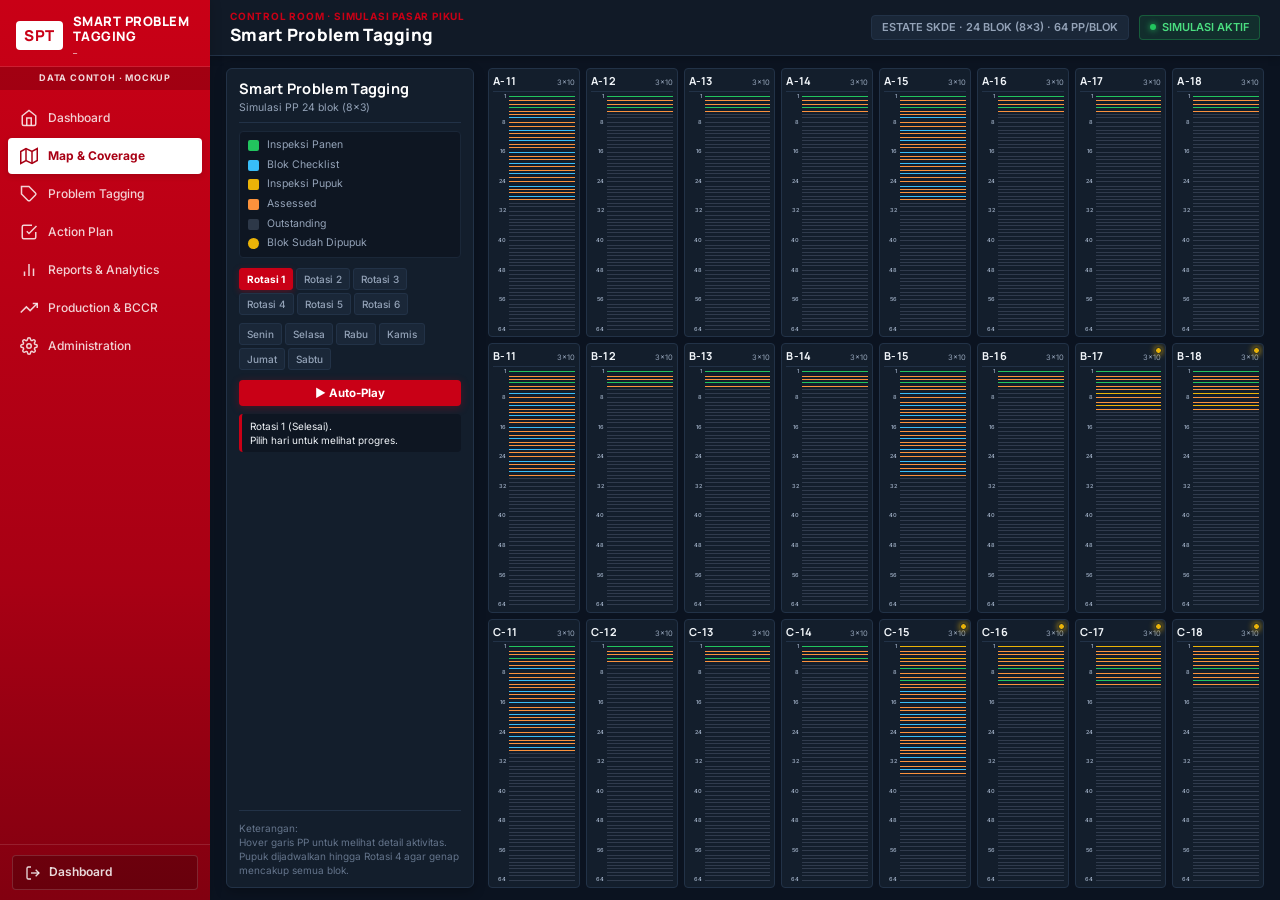
<file: tagging_blok.html>
<!DOCTYPE html>
<html lang="id">

<head>
  <meta charset="UTF-8">
  <meta name="viewport" content="width=device-width, initial-scale=1.0">
  <title>Smart Problem Tagging — Simulasi Pasar Pikul</title>
  <link rel="preconnect" href="https://fonts.googleapis.com">
  <link rel="preconnect" href="https://fonts.gstatic.com" crossorigin>
  <link
    href="https://fonts.googleapis.com/css2?family=Inter:wght@400;500;600;700&family=Manrope:wght@600;700;800&display=swap"
    rel="stylesheet">
  <link rel="stylesheet" href="styles.css">
  <style>
    :root {
      --bg: #0b1320;
      --panel: #131e2c;
      --panel-subtle: #0e1622;
      --line-outstanding: #475569;
      --line-outstanding-op: 0.55;
      --panen: #22c55e;
      --checklist: #38bdf8;
      --pupuk: #eab308;
      --asset: #fb923c;
      --ink: #f1f5f9;
      --ink-dim: #94a3b8;
      --border: #223247;
      --border-subtle: #1a2738;
      --accent: #C90016;
      --covered-op: 0.35;
      --font-head: 'Manrope', -apple-system, BlinkMacSystemFont, 'Segoe UI', Roboto, sans-serif;
      --font-body: 'Inter', -apple-system, BlinkMacSystemFont, 'Segoe UI', Roboto, sans-serif;
    }

    * {
      box-sizing: border-box;
    }

    html,
    body {
      margin: 0;
      padding: 0;
      background: var(--bg);
      color: var(--ink);
      font-family: var(--font-body);
      height: 100vh;
      overflow: hidden;
    }

    .sim-layout {
      display: flex;
      width: 100vw;
      height: 100vh;
      overflow: hidden;
      background: var(--bg);
    }

    /* Override styles.css .sidebar height in this layout */
    .sim-layout .sidebar {
      height: 100vh;
      flex-shrink: 0;
    }

    .sim-main {
      flex: 1;
      display: flex;
      flex-direction: column;
      min-width: 0;
      height: 100vh;
      overflow: hidden;
      background: var(--bg);
    }

    /* Top Control Room Header Bar */
    .sim-header {
      height: var(--header-height, 56px);
      background: #111a27;
      border-bottom: 1px solid var(--border);
      display: flex;
      align-items: center;
      justify-content: space-between;
      padding: 0 20px;
      flex-shrink: 0;
      box-shadow: 0 2px 8px rgba(0, 0, 0, 0.2);
      z-index: 10;
    }

    .sim-header .header-crumb {
      font-size: 10px;
      font-weight: 700;
      letter-spacing: 0.8px;
      color: var(--accent);
      margin-bottom: 2px;
    }

    .sim-header .header-title {
      font-family: var(--font-head);
      font-size: 17px;
      font-weight: 800;
      color: #ffffff;
      letter-spacing: 0.3px;
      margin: 0;
    }

    .sim-badges-flow {
      display: flex;
      align-items: center;
      gap: 10px;
    }

    .sim-badge-item {
      font-size: 11px;
      font-weight: 600;
      padding: 4px 10px;
      border-radius: 4px;
      background: #1a2738;
      border: 1px solid var(--border);
      color: var(--ink-dim);
    }

    .sim-badge-item.highlight {
      background: rgba(34, 197, 94, 0.12);
      border-color: rgba(34, 197, 94, 0.3);
      color: #4ade80;
      display: inline-flex;
      align-items: center;
      gap: 6px;
    }

    .sim-badge-item.highlight::before {
      content: "";
      width: 6px;
      height: 6px;
      border-radius: 50%;
      background: #22c55e;
      box-shadow: 0 0 6px #22c55e;
    }

    /* Simulation Body: Controls on Left, 8x3 Grid on Right */
    .sim-body {
      flex: 1;
      display: flex;
      min-height: 0;
      padding: 12px 16px;
      gap: 14px;
      overflow: hidden;
    }

    .sim-control-panel {
      flex: 0 0 248px;
      background: var(--panel);
      border: 1px solid var(--border);
      border-radius: 6px;
      padding: 10px 12px;
      display: flex;
      flex-direction: column;
      overflow-y: auto;
      scrollbar-width: thin;
      scrollbar-color: #2a3d56 transparent;
      box-shadow: 0 4px 12px rgba(0, 0, 0, 0.25);
    }

    .sim-control-panel::-webkit-scrollbar {
      width: 4px;
    }

    .sim-control-panel::-webkit-scrollbar-thumb {
      background: #2a3d56;
      border-radius: 2px;
    }

    header.top {
      margin-bottom: 8px;
      padding-bottom: 6px;
      border-bottom: 1px solid var(--border);
    }

    header.top h1 {
      font-family: var(--font-head);
      font-weight: 700;
      font-size: 14.5px;
      letter-spacing: 0.3px;
      margin: 0 0 2px;
      color: #ffffff;
    }

    header.top p.sub {
      margin: 0;
      font-size: 10.5px;
      color: var(--ink-dim);
    }

    .legend {
      display: flex;
      flex-direction: column;
      align-items: flex-start;
      gap: 5px;
      margin-bottom: 10px;
      font-size: 10.5px;
      color: var(--ink-dim);
      padding: 6px 8px;
      background: var(--panel-subtle);
      border-radius: 4px;
      border: 1px solid var(--border-subtle);
    }

    .legend .item {
      display: flex;
      align-items: center;
      gap: 8px;
    }

    .legend .swatch {
      width: 11px;
      height: 11px;
      border-radius: 2px;
      display: inline-block;
      flex-shrink: 0;
    }

    .controls {
      display: flex;
      flex-direction: column;
      gap: 8px;
      margin-bottom: 10px;
    }

    .btn-row {
      display: flex;
      gap: 3px;
      flex-wrap: wrap;
    }

    button.ctrl {
      background: #1a2738;
      border: 1px solid var(--border);
      color: var(--ink-dim);
      font-family: var(--font-body);
      font-size: 10px;
      font-weight: 500;
      padding: 4px 7px;
      border-radius: 3px;
      cursor: pointer;
      transition: all 0.15s ease;
    }

    button.ctrl:hover {
      border-color: var(--accent);
      color: #ffffff;
      background: #22334a;
    }

    button.ctrl.active {
      border-color: var(--accent);
      color: #ffffff;
      background: var(--accent);
      font-weight: 700;
      box-shadow: 0 2px 6px rgba(201, 0, 22, 0.35);
    }

    button.ctrl:focus-visible {
      outline: 2px solid var(--accent);
      outline-offset: 2px;
    }

    button.play-btn {
      background: var(--accent);
      color: #ffffff;
      font-family: var(--font-body);
      font-weight: 700;
      font-size: 11.5px;
      padding: 6px 12px;
      border-radius: 4px;
      margin-top: 2px;
      border: none;
      cursor: pointer;
      display: inline-flex;
      align-items: center;
      justify-content: center;
      gap: 6px;
      box-shadow: 0 2px 8px rgba(201, 0, 22, 0.3);
      transition: filter 0.15s ease, transform 0.1s ease;
    }

    button.play-btn:hover {
      filter: brightness(1.15);
      transform: translateY(-1px);
    }

    button.play-btn:active {
      transform: translateY(0);
    }

    .day-hint {
      font-size: 10px;
      color: var(--ink);
      min-height: 32px;
      line-height: 1.4;
      padding: 5px 8px;
      background: var(--panel-subtle);
      border-radius: 4px;
      border-left: 3px solid var(--accent);
    }

    .sim-grid-container {
      flex: 1;
      display: flex;
      min-width: 0;
      height: 100%;
    }

    .grid {
      display: grid;
      grid-template-columns: repeat(8, 1fr);
      grid-template-rows: repeat(3, 1fr);
      gap: 6px;
      width: 100%;
      height: 100%;
    }

    .block {
      background: var(--panel);
      border: 1px solid var(--border);
      border-radius: 4px;
      padding: 4px;
      display: flex;
      flex-direction: column;
      transition: opacity 0.25s ease, border-color 0.15s ease;
      position: relative;
      overflow: hidden;
    }

    .block:hover {
      border-color: #3b82f6;
    }

    .block.dim {
      opacity: 0.25;
    }

    .pupuk-badge {
      position: absolute;
      top: 3px;
      right: 3px;
      width: 7px;
      height: 7px;
      background: var(--pupuk);
      border-radius: 50%;
      border: 1px solid var(--panel);
      display: none;
      z-index: 2;
      box-shadow: 0 0 6px var(--pupuk);
    }

    .pupuk-badge.active {
      display: block;
    }

    .block-head {
      display: flex;
      justify-content: space-between;
      align-items: baseline;
      margin-bottom: 2px;
      border-bottom: 1px solid var(--border);
      padding-bottom: 2px;
    }

    .block-head .name {
      font-family: var(--font-head);
      font-size: 11px;
      font-weight: 700;
      color: var(--ink);
      letter-spacing: 0.3px;
    }

    .block-head .dim-text {
      font-size: 7.5px;
      color: var(--ink-dim);
      font-family: var(--font-body);
    }

    .pp-container {
      flex: 1;
      position: relative;
      display: grid;
      grid-template-columns: 14px 1fr;
      grid-template-rows: repeat(64, 1fr);
      column-gap: 2px;
      min-height: 0;
    }

    .pp-label {
      font-size: 5.5px;
      color: var(--ink-dim);
      font-family: var(--font-body);
      font-weight: 600;
      display: flex;
      align-items: center;
      justify-content: flex-end;
      padding-right: 1px;
      line-height: 1;
    }

    .pp-line-cell {
      display: flex;
      align-items: center;
      cursor: default;
      height: 100%;
    }

    @keyframes drawLine {
      0% {
        transform: scaleX(0);
      }

      100% {
        transform: scaleX(1);
      }
    }

    .pp-line {
      width: 100%;
      height: 1px;
      min-height: 1px;
      background: var(--line-outstanding);
      opacity: var(--line-outstanding-op);
      transform-origin: left;
    }

    .pp-line.animated {
      transform: scaleX(0);
      animation: drawLine 0.4s cubic-bezier(0.25, 1, 0.5, 1) forwards;
      animation-delay: calc(var(--row) * 4ms);
    }

    /* tooltip */
    #tooltip {
      position: fixed;
      pointer-events: none;
      background: #0f172a;
      border: 1px solid #334155;
      color: #f8fafc;
      font-family: var(--font-body);
      font-size: 11px;
      padding: 7px 10px;
      border-radius: 6px;
      line-height: 1.45;
      box-shadow: 0 8px 24px rgba(0, 0, 0, 0.5);
      z-index: 1000;
      display: none;
      white-space: nowrap;
      backdrop-filter: blur(4px);
    }

    #tooltip .tt-title {
      font-family: var(--font-head);
      font-weight: 700;
      color: #38bdf8;
      margin-bottom: 3px;
      font-size: 11.5px;
    }

    footer.note {
      margin-top: auto;
      padding-top: 10px;
      border-top: 1px solid var(--border);
      font-size: 10px;
      line-height: 1.4;
      color: #64748b;
    }
  </style>
</head>

<body>

  <div class="sim-layout">
    <!-- SIDEBAR (CORPORATE RED) -->
    <aside class="sidebar" id="appSidebar">
      <div class="sidebar-brand">
        <div class="brand-badge">SPT</div>
        <div class="brand-info">
          <strong>SMART PROBLEM TAGGING</strong>
          <small>_</small>
        </div>
      </div>

      <div class="sidebar-mock-tag">
        <span>DATA CONTOH · MOCKUP</span>
      </div>

      <nav class="sidebar-nav" aria-label="Navigasi Utama">
        <a href="index.html#dashboard" class="nav-item" id="navDashboard">
          <span class="nav-icon">
            <svg width="18" height="18" viewBox="0 0 24 24" fill="none" stroke="currentColor" stroke-width="2">
              <path d="M3 9l9-7 9 7v11a2 2 0 0 1-2 2H5a2 2 0 0 1-2-2z"></path>
              <polyline points="9 22 9 12 15 12 15 22"></polyline>
            </svg>
          </span>
          <span class="nav-label">Dashboard</span>
        </a>

        <a href="tagging_blok.html" class="nav-item active" id="navMap">
          <span class="nav-icon">
            <svg width="18" height="18" viewBox="0 0 24 24" fill="none" stroke="currentColor" stroke-width="2">
              <polygon points="1 6 1 22 8 18 16 22 23 18 23 2 16 6 8 2 1 6"></polygon>
              <line x1="8" y1="2" x2="8" y2="18"></line>
              <line x1="16" y1="6" x2="16" y2="22"></line>
            </svg>
          </span>
          <span class="nav-label">Map &amp; Coverage</span>
        </a>

        <a href="index.html#tagging" class="nav-item" id="navTagging">
          <span class="nav-icon">
            <svg width="18" height="18" viewBox="0 0 24 24" fill="none" stroke="currentColor" stroke-width="2">
              <path d="M20.59 13.41l-7.17 7.17a2 2 0 0 1-2.83 0L2 12V2h10l8.59 8.59a2 2 0 0 1 0 2.82z"></path>
              <line x1="7" y1="7" x2="7.01" y2="7"></line>
            </svg>
          </span>
          <span class="nav-label">Problem Tagging</span>
        </a>

        <a href="index.html#action" class="nav-item" id="navAction">
          <span class="nav-icon">
            <svg width="18" height="18" viewBox="0 0 24 24" fill="none" stroke="currentColor" stroke-width="2">
              <path d="M9 11l3 3L22 4"></path>
              <path d="M21 12v7a2 2 0 0 1-2 2H5a2 2 0 0 1-2-2V5a2 2 0 0 1 2-2h11"></path>
            </svg>
          </span>
          <span class="nav-label">Action Plan</span>
        </a>

        <a href="index.html#reports" class="nav-item" id="navReports">
          <span class="nav-icon">
            <svg width="18" height="18" viewBox="0 0 24 24" fill="none" stroke="currentColor" stroke-width="2">
              <line x1="18" y1="20" x2="18" y2="10"></line>
              <line x1="12" y1="20" x2="12" y2="4"></line>
              <line x1="6" y1="20" x2="6" y2="14"></line>
            </svg>
          </span>
          <span class="nav-label">Reports &amp; Analytics</span>
        </a>

        <a href="index.html#production" class="nav-item" id="navProduction">
          <span class="nav-icon">
            <svg width="18" height="18" viewBox="0 0 24 24" fill="none" stroke="currentColor" stroke-width="2">
              <polyline points="23 6 13.5 15.5 8.5 10.5 1 18"></polyline>
              <polyline points="17 6 23 6 23 12"></polyline>
            </svg>
          </span>
          <span class="nav-label">Production &amp; BCCR</span>
        </a>

        <a href="index.html#admin" class="nav-item" id="navAdmin">
          <span class="nav-icon">
            <svg width="18" height="18" viewBox="0 0 24 24" fill="none" stroke="currentColor" stroke-width="2">
              <circle cx="12" cy="12" r="3"></circle>
              <path d="M19.4 15a1.65 1.65 0 0 0 .33 1.82l.06.06a2 2 0 0 1 0 2.83 2 2 0 0 1-2.83 0l-.06-.06a1.65 1.65 0 0 0-1.82-.33 1.65 1.65 0 0 0-1 1.51V21a2 2 0 0 1-2 2 2 2 0 0 1-2-2v-.09A1.65 1.65 0 0 0 9 19.4a1.65 1.65 0 0 0-1.82.33l-.06.06a2 2 0 0 1-2.83 0 2 2 0 0 1 0-2.83l.06-.06a1.65 1.65 0 0 0 .33-1.82 1.65 1.65 0 0 0-1.51-1H3a2 2 0 0 1-2-2 2 2 0 0 1 2-2h.09A1.65 1.65 0 0 0 4.6 9a1.65 1.65 0 0 0-.33-1.82l-.06-.06a2 2 0 0 1 0-2.83 2 2 0 0 1 2.83 0l.06.06a1.65 1.65 0 0 0 1.82.33H9a1.65 1.65 0 0 0 1-1.51V3a2 2 0 0 1 2-2 2 2 0 0 1 2 2v.09a1.65 1.65 0 0 0 1 1.51 1.65 1.65 0 0 0 1.82-.33l.06-.06a2 2 0 0 1 2.83 0 2 2 0 0 1 0 2.83l-.06.06a1.65 1.65 0 0 0-.33 1.82V9a1.65 1.65 0 0 0 1.51 1H21a2 2 0 0 1 2 2 2 2 0 0 1-2 2h-.09a1.65 1.65 0 0 0-1.51 1z"></path>
            </svg>
          </span>
          <span class="nav-label">Administration</span>
        </a>
      </nav>

      <div class="sidebar-footer">
        <a href="index.html" class="btn-logout" id="mockLogout" title="Kembali ke Dashboard">
          <svg width="16" height="16" viewBox="0 0 24 24" fill="none" stroke="currentColor" stroke-width="2">
            <path d="M9 21H5a2 2 0 0 1-2-2V5a2 2 0 0 1 2-2h4"></path>
            <polyline points="16 17 21 12 16 7"></polyline>
            <line x1="21" y1="12" x2="9" y2="12"></line>
          </svg>
          <span>Dashboard</span>
        </a>
      </div>
    </aside>

    <!-- MAIN WRAPPER -->
    <div class="sim-main">
      <header class="sim-header">
        <div>
          <div class="header-crumb">CONTROL ROOM · SIMULASI PASAR PIKUL</div>
          <h1 class="header-title">Smart Problem Tagging</h1>
        </div>
        <div class="sim-badges-flow">
          <span class="sim-badge-item">ESTATE SKDE · 24 BLOK (8x3) · 64 PP/BLOK</span>
          <span class="sim-badge-item highlight">SIMULASI AKTIF</span>
        </div>
      </header>

      <div class="sim-body">
        <aside class="sim-control-panel">
          <header class="top">
            <h1>Smart Problem Tagging</h1>
            <p class="sub">Simulasi PP 24 blok (8x3)</p>
          </header>

          <div class="legend">
            <span class="item"><span class="swatch" style="background:var(--panen)"></span>Inspeksi Panen</span>
            <span class="item"><span class="swatch" style="background:var(--checklist)"></span>Blok Checklist</span>
            <span class="item"><span class="swatch" style="background:var(--pupuk)"></span>Inspeksi Pupuk</span>
            <span class="item"><span class="swatch" style="background:var(--asset)"></span>Assessed</span>
            <span class="item"><span class="swatch"
                style="background:var(--line-outstanding); opacity:0.55"></span>Outstanding</span>
            <span class="item"><span class="swatch" style="background:var(--pupuk); border-radius:50%"></span>Blok Sudah
              Dipupuk</span>
          </div>

          <div class="controls">
            <div class="btn-row" id="rotationRow"></div>
            <div class="btn-row" id="dayRow"></div>
            <button class="play-btn" id="playBtn">▶ Auto-Play</button>
            <div class="day-hint" id="dayHint">Pilih hari untuk melihat progres.</div>
          </div>

          <footer class="note">
            Keterangan:<br>
            Hover garis PP untuk melihat detail aktivitas.<br>
            Pupuk dijadwalkan hingga Rotasi 4 agar genap mencakup semua blok.
          </footer>
        </aside>

        <main class="sim-grid-container">
          <div class="grid" id="blockGrid"></div>
        </main>
      </div>
    </div>
  </div>

  <div id="tooltip"></div>

  <script>
    (function () {
      "use strict";

      // ---------- Setup ----------
      const ROWS = ["A", "B", "C"];
      const COLS = [11, 12, 13, 14, 15, 16, 17, 18];
      const PP_COUNT = 64;

      const BLOCKS = [];
      ROWS.forEach(r => COLS.forEach(c => BLOCKS.push(r + "-" + c)));

      const DAYS = [
        { label: "Senin", blocks: ["A-11", "A-12", "A-13", "A-14"] },
        { label: "Selasa", blocks: ["A-15", "A-16", "A-17", "A-18"] },
        { label: "Rabu", blocks: ["B-11", "B-12", "B-13", "B-14"] },
        { label: "Kamis", blocks: ["B-15", "B-16", "B-17", "B-18"] },
        { label: "Jumat", blocks: ["C-11", "C-12", "C-13", "C-14"] },
        { label: "Sabtu", blocks: ["C-15", "C-16", "C-17", "C-18"] },
      ];

      const PP_LABEL_STEPS = [1, 8, 16, 24, 32, 40, 48, 56, 64];

      function blankBlockState() {
        const state = [];
        for (let i = 0; i < PP_COUNT; i++) {
          state.push({ panen: null, checklist: null, pupuk: null, asset: false });
        }
        return state;
      }

      function cloneState(state) {
        return state.map(pp => ({ ...pp }));
      }

      function findAvailableSpot(state, startIndex) {
        // 1. Prioritaskan PP kosong
        for (let i = 0; i < PP_COUNT; i++) {
          const idx = (startIndex + i) % PP_COUNT;
          if (!state[idx].panen && !state[idx].checklist && !state[idx].pupuk && !state[idx].asset) {
            return idx;
          }
        }
        // 2. Jika tidak ada yang kosong, timpa Asset
        for (let i = 0; i < PP_COUNT; i++) {
          const idx = (startIndex + i) % PP_COUNT;
          if (state[idx].asset && !state[idx].panen && !state[idx].checklist && !state[idx].pupuk) {
            return idx;
          }
        }
        return startIndex % PP_COUNT;
      }

      function applyCoverage(state, inspectedIdx) {
        if (inspectedIdx - 1 >= 0) {
          if (!state[inspectedIdx - 1].panen && !state[inspectedIdx - 1].checklist && !state[inspectedIdx - 1].pupuk) {
            state[inspectedIdx - 1].asset = true;
          }
        }
        if (inspectedIdx + 1 < PP_COUNT) {
          if (!state[inspectedIdx + 1].panen && !state[inspectedIdx + 1].checklist && !state[inspectedIdx + 1].pupuk) {
            state[inspectedIdx + 1].asset = true;
          }
        }
      }

      function addPanenZone(blockData) {
        for (let p = 0; p < 2; p++) {
          const idx = findAvailableSpot(blockData.state, blockData.cursor);
          if (blockData.state[idx].panen || blockData.state[idx].checklist || blockData.state[idx].pupuk) break;

          blockData.state[idx].panen = "inspected";
          blockData.state[idx].asset = false;
          applyCoverage(blockData.state, idx);
          blockData.cursor = (idx + 3) % PP_COUNT;
        }
      }

      function addSingleChecklist(blockData) {
        const idx = findAvailableSpot(blockData.state, blockData.cursor);
        // Hentikan jika blok tidak memiliki spot abu-abu lagi
        // (Jika yang tersisa hanya orange/asset atau sudah diinspeksi, pindah ke blok berikutnya)
        if (blockData.state[idx].panen || blockData.state[idx].checklist || blockData.state[idx].pupuk || blockData.state[idx].asset) {
          return false; // Blok dianggap penuh untuk Checklist
        }
        blockData.state[idx].checklist = "inspected";
        blockData.state[idx].asset = false;
        applyCoverage(blockData.state, idx);
        blockData.cursor = (idx + 3) % PP_COUNT;
        return true; // Berhasil menambahkan
      }

      function addPupukZone(blockData) {
        for (let p = 0; p < 2; p++) {
          const idx = findAvailableSpot(blockData.state, blockData.cursor);
          if (blockData.state[idx].panen || blockData.state[idx].checklist || blockData.state[idx].pupuk) break;

          blockData.state[idx].pupuk = "inspected";
          blockData.state[idx].asset = false;
          applyCoverage(blockData.state, idx);
          blockData.cursor = (idx + 3) % PP_COUNT;
        }
      }

      const PUPUK_BLOCK_SCHEDULE = {
        1: { "Senin": "C-18", "Selasa": "C-17", "Rabu": "C-16", "Kamis": "C-15", "Jumat": "B-18", "Sabtu": "B-17" },
        2: { "Senin": "C-14", "Selasa": "C-13", "Rabu": "C-12", "Kamis": "C-11", "Jumat": "B-16", "Sabtu": "B-15" },
        3: { "Senin": "B-14", "Selasa": "B-13", "Rabu": "A-18", "Kamis": "A-17", "Jumat": "A-16", "Sabtu": "A-15" },
        4: { "Senin": "B-12", "Selasa": "B-11", "Rabu": "A-14", "Kamis": "A-13", "Jumat": "A-12", "Sabtu": "A-11" },
        5: {}, // Selesai dipupuk semua
        6: {}
      };

      function generateAllRotations() {
        const blocksData = {};
        BLOCKS.forEach(b => {
          blocksData[b] = { cursor: 0, state: blankBlockState(), hasPupuk: false };
        });

        const snapshots = {};

        [1, 2, 3, 4, 5, 6].forEach(rotNum => {
          snapshots[rotNum] = { days: {}, end: null };

          DAYS.forEach(day => {
            const pupukBlockForDay = PUPUK_BLOCK_SCHEDULE[rotNum] ? PUPUK_BLOCK_SCHEDULE[rotNum][day.label] : null;

            // 1. Panen (di semua 4 blok hari ini)
            day.blocks.forEach((blockName, pos) => {
              const bData = blocksData[blockName];
              addPanenZone(bData);
            });

            // 2. Pupuk (di blok jadwal hari ini)
            if (pupukBlockForDay) {
              const pData = blocksData[pupukBlockForDay];
              addPupukZone(pData);
              pData.hasPupuk = true;
            }

            // 3. Checklist (8 PP disebar secara berurutan, tumpah ke blok berikutnya jika penuh)
            let checklistsRemaining = 8;
            for (let pos = 0; pos < day.blocks.length; pos++) {
              const blockName = day.blocks[pos];
              const bData = blocksData[blockName];

              while (checklistsRemaining > 0) {
                const success = addSingleChecklist(bData);
                if (!success) {
                  break; // Blok ini penuh, lanjut ke blok berikutnya (pos++)
                }
                checklistsRemaining--;
              }
              if (checklistsRemaining === 0) break; // Kuota harian selesai
            }

            const daySnapshot = {};
            BLOCKS.forEach(b => {
              daySnapshot[b] = {
                state: cloneState(blocksData[b].state),
                hasPupuk: blocksData[b].hasPupuk
              };
            });
            snapshots[rotNum].days[day.label] = daySnapshot;
          });

          snapshots[rotNum].end = snapshots[rotNum].days["Sabtu"];
        });

        return snapshots;
      }

      const ROTATIONS = generateAllRotations();

      // ---------- State ----------
      let currentRotation = 1;
      let currentDay = null;

      // ---------- Build controls ----------
      const rotationRow = document.getElementById("rotationRow");
      [1, 2, 3, 4, 5, 6].forEach(r => {
        const btn = document.createElement("button");
        btn.className = "ctrl" + (r === currentRotation ? " active" : "");
        btn.dataset.rot = r;
        btn.textContent = "Rotasi " + r;
        btn.addEventListener("click", () => {
          currentRotation = r;
          updateUIControls();
          renderBlocks();
        });
        rotationRow.appendChild(btn);
      });

      const dayRow = document.getElementById("dayRow");
      const dayHint = document.getElementById("dayHint");
      DAYS.forEach(day => {
        const btn = document.createElement("button");
        btn.className = "ctrl";
        btn.dataset.day = day.label;
        btn.textContent = day.label;
        btn.addEventListener("click", () => {
          if (currentDay === day.label) {
            currentDay = null;
          } else {
            currentDay = day.label;
          }
          updateUIControls();
          renderBlocks();
        });
        dayRow.appendChild(btn);
      });

      function updateUIControls() {
        document.querySelectorAll("#rotationRow .ctrl").forEach(b => {
          b.classList.toggle("active", parseInt(b.dataset.rot) === currentRotation);
        });
        document.querySelectorAll("#dayRow .ctrl").forEach(b => {
          b.classList.toggle("active", b.dataset.day === currentDay);
        });

        if (currentDay) {
          const pupukBlock = PUPUK_BLOCK_SCHEDULE[currentRotation][currentDay];
          const dayData = DAYS.find(d => d.label === currentDay);
          const pupukText = pupukBlock ? `& Pupuk: ${pupukBlock}` : "(Pupuk Selesai)";
          dayHint.innerHTML = `<strong>${currentDay}</strong>:<br>${dayData.blocks.join(", ")}<br>${pupukText}`;
        } else {
          dayHint.innerHTML = `Rotasi ${currentRotation} (Selesai).<br>Pilih hari untuk melihat progres.`;
        }
      }

      // Auto-Play
      let playInterval = null;
      const playBtn = document.getElementById("playBtn");

      playBtn.addEventListener("click", () => {
        if (playInterval) {
          clearInterval(playInterval);
          playInterval = null;
          playBtn.textContent = "▶ Auto-Play";
        } else {
          if (!currentDay) currentDay = "Senin";
          playBtn.textContent = "⏸ Pause";
          updateUIControls();
          renderBlocks();

          playInterval = setInterval(() => {
            let dayIdx = DAYS.findIndex(d => d.label === currentDay);
            dayIdx++;
            if (dayIdx >= DAYS.length) {
              dayIdx = 0;
              currentRotation++;
              if (currentRotation > 6) {
                currentRotation = 1; // loop back or stop? Let's loop back
              }
            }
            currentDay = DAYS[dayIdx].label;
            updateUIControls();
            renderBlocks();
          }, 800);
        }
      });


      // ---------- Tooltip ----------
      const tooltip = document.getElementById("tooltip");
      function showTooltip(evt, blockName, ppIndex, pp) {
        let activity = "Outstanding";
        let status = "Outstanding";
        if (pp.asset) { activity = "Assessed (tercakup zona lain)"; status = "Covered"; }
        else if (pp.panen) { activity = "Inspeksi Panen"; status = pp.panen === "inspected" ? "Inspected" : "Covered"; }
        else if (pp.checklist) { activity = "Blok Checklist"; status = pp.checklist === "inspected" ? "Inspected" : "Covered"; }
        else if (pp.pupuk) { activity = "Inspeksi Pupuk"; status = pp.pupuk === "inspected" ? "Inspected" : "Covered"; }

        const ppNum = String(ppIndex + 1).padStart(2, "0");
        tooltip.innerHTML =
          '<div class="tt-title">' + blockName + ' &middot; PP' + ppNum + '</div>' +
          'Activity: ' + activity + '<br>' +
          'Status: ' + status;
        tooltip.style.display = "block";
        positionTooltip(evt);
      }
      function positionTooltip(evt) {
        const offset = 14;
        let x = evt.clientX + offset;
        let y = evt.clientY + offset;
        const rect = tooltip.getBoundingClientRect();
        if (x + rect.width > window.innerWidth) x = evt.clientX - rect.width - offset;
        if (y + rect.height > window.innerHeight) y = evt.clientY - rect.height - offset;
        tooltip.style.left = x + "px";
        tooltip.style.top = y + "px";
      }
      function hideTooltip() { tooltip.style.display = "none"; }

      // ---------- Rendering ----------
      function colorFor(pp) {
        if (pp.asset) return { color: "var(--asset)", op: 1 };
        if (pp.panen) return { color: "var(--panen)", op: pp.panen === "inspected" ? 1 : "var(--covered-op)" };
        if (pp.checklist) return { color: "var(--checklist)", op: pp.checklist === "inspected" ? 1 : "var(--covered-op)" };
        if (pp.pupuk) return { color: "var(--pupuk)", op: pp.pupuk === "inspected" ? 1 : "var(--covered-op)" };
        return { color: "var(--line-outstanding)", op: "var(--line-outstanding-op)" };
      }

      const blockGrid = document.getElementById("blockGrid");

      function getPreviousDayState(rot, dayLabel) {
        if (!dayLabel) return null;
        const dayIdx = DAYS.findIndex(d => d.label === dayLabel);
        if (dayIdx === 0) {
          if (rot === 1) return null;
          return ROTATIONS[rot - 1].end;
        } else {
          return ROTATIONS[rot].days[DAYS[dayIdx - 1].label];
        }
      }

      function renderBlocks() {
        blockGrid.innerHTML = "";
        const rotData = ROTATIONS[currentRotation];
        const data = currentDay ? rotData.days[currentDay] : rotData.end;
        const prevData = getPreviousDayState(currentRotation, currentDay);

        BLOCKS.forEach(blockName => {
          const blockData = data[blockName];
          const state = blockData.state;

          const blockEl = document.createElement("div");
          blockEl.className = "block";
          blockEl.dataset.block = blockName;

          const badge = document.createElement("div");
          badge.className = "pupuk-badge" + (blockData.hasPupuk ? " active" : "");
          badge.title = "Telah Dipupuk";
          blockEl.appendChild(badge);

          const head = document.createElement("div");
          head.className = "block-head";
          head.innerHTML =
            '<span class="name">' + blockName + '</span>' +
            '<span class="dim-text">3x10</span>';
          blockEl.appendChild(head);

          const ppContainer = document.createElement("div");
          ppContainer.className = "pp-container";

          for (let i = 0; i < PP_COUNT; i++) {
            const row = i + 1;

            const labelEl = document.createElement("div");
            labelEl.className = "pp-label";
            labelEl.style.gridRow = row;
            labelEl.style.gridColumn = 1;
            if (PP_LABEL_STEPS.includes(row)) {
              labelEl.textContent = row;
            }
            ppContainer.appendChild(labelEl);

            const cell = document.createElement("div");
            cell.className = "pp-line-cell";
            cell.style.gridRow = row;
            cell.style.gridColumn = 2;

            const pp = state[i];
            const { color, op } = colorFor(pp);

            let isNew = false;
            if (prevData) {
              const prevPp = prevData[blockName].state[i];
              if (pp.panen !== prevPp.panen || pp.checklist !== prevPp.checklist || pp.pupuk !== prevPp.pupuk || pp.asset !== prevPp.asset) {
                isNew = true;
              }
            } else if (currentRotation === 1 && currentDay === "Senin") {
              if (pp.panen || pp.checklist || pp.pupuk || pp.asset) {
                isNew = true;
              }
            }

            const line = document.createElement("div");
            line.className = "pp-line" + (isNew ? " animated" : "");
            line.style.background = color;
            line.style.opacity = op;
            if (isNew) {
              line.style.setProperty('--row', row);
            }

            cell.appendChild(line);
            cell.addEventListener("mouseenter", evt => showTooltip(evt, blockName, i, pp));
            cell.addEventListener("mousemove", positionTooltip);
            cell.addEventListener("mouseleave", hideTooltip);

            ppContainer.appendChild(cell);
          }

          blockEl.appendChild(ppContainer);
          blockGrid.appendChild(blockEl);
        });

        applyDayDimming();
      }

      function applyDayDimming() {
        const activeSet = currentDay
          ? new Set([
            ...DAYS.find(d => d.label === currentDay).blocks,
            ...(PUPUK_BLOCK_SCHEDULE[currentRotation][currentDay] ? [PUPUK_BLOCK_SCHEDULE[currentRotation][currentDay]] : [])
          ])
          : null;

        document.querySelectorAll(".block").forEach(el => {
          if (!activeSet) {
            el.classList.remove("dim");
          } else if (activeSet.has(el.dataset.block)) {
            el.classList.remove("dim");
          } else {
            el.classList.add("dim");
          }
        });
      }

      updateUIControls();
      renderBlocks();
    })();
  </script>

</body>

</html>
</file>
<file: styles.css>
/* ==========================================================================
   SMART PROBLEM TAGGING - STYLESHEET
   Corporate Sinarmas Inspired Agronomy Operational Design
   Desktop 1366x768 Single-Viewport Priority
   ========================================================================== */
:root {
  --primary-red: #C90016;
  --dark-red: #A80014;
  --deep-red-darker: #820010;
  --bg-canvas: #F4F5F7;
  --surface-card: #FFFFFF;
  --border-light: #E2E5EC;
  --border-subtle: #ECEEF2;
  --text-primary: #1A1D20;
  --text-secondary: #5E6470;
  --text-muted: #878E9A;
  --text-inverted: #FFFFFF;
  /* BCCR Standard Colors */
  --bccr-c0: #FF0000; /* <60% */
  --bccr-c1: #FF9900; /* 60-<70% */
  --bccr-c2: #FFCC00; /* 70-<80% */
  --bccr-c3: #99CC00; /* 80-<90% */
  --bccr-c4: #339966; /* 90-<100% */
  --bccr-c5: #009900; /* >=100% */
  --bccr-nodata: #A4A8AC; /* No data */
  --status-green: #0E8345;
  --status-orange: #D97706;
  --status-red: #DC2626;
  --status-blue: #2563EB;
  --font-heading: 'Manrope', -apple-system, BlinkMacSystemFont, 'Segoe UI', Roboto, sans-serif;
  --font-body: 'Inter', -apple-system, BlinkMacSystemFont, 'Segoe UI', Roboto, sans-serif;
  --shadow-sm: 0 1px 2px rgba(0, 0, 0, 0.04);
  --shadow-md: 0 3px 6px -1px rgba(0, 0, 0, 0.06), 0 2px 4px -1px rgba(0, 0, 0, 0.04);
  --shadow-lg: 0 10px 20px -3px rgba(0, 0, 0, 0.08);
  --radius-sm: 4px;
  --radius-md: 6px;
  --radius-lg: 8px;
  --header-height: 56px;
  --footer-height: 0px;
  --sidebar-width: 210px;
}
/* Reset & Box Sizing */
*, *::before, *::after {
  box-sizing: border-box;
  margin: 0;
  padding: 0;
}
html, body {
  width: 100%;
  height: 100%;
  overflow: hidden;
  background-color: var(--bg-canvas);
  color: var(--text-primary);
  font-family: var(--font-body);
  font-size: 13px;
  line-height: 1.4;
  -webkit-font-smoothing: antialiased;
  -moz-osx-font-smoothing: grayscale;
}
button, input, select, textarea {
  font-family: inherit;
  font-size: inherit;
}
/* ==========================================================================
   STATIC LOGIN OVERLAY
   ========================================================================== */
.login-screen {
  position: fixed;
  inset: 0;
  z-index: 99999;
  background: rgba(18, 22, 28, 0.85);
  backdrop-filter: blur(8px);
  display: flex;
  align-items: center;
  justify-content: center;
  padding: 20px;
  opacity: 0;
  pointer-events: none;
  transition: opacity 0.25s ease;
}
.login-screen.active {
  opacity: 1;
  pointer-events: auto;
}
.login-card {
  background: var(--surface-card);
  width: 100%;
  max-width: 440px;
  border-radius: var(--radius-lg);
  box-shadow: 0 20px 40px rgba(0, 0, 0, 0.25);
  padding: 32px 36px;
  border-top: 5px solid var(--primary-red);
}
.login-brand {
  display: flex;
  align-items: center;
  gap: 12px;
  margin-bottom: 20px;
}
.brand-badge {
  background: var(--primary-red);
  color: #fff;
  font-family: var(--font-heading);
  font-weight: 800;
  font-size: 18px;
  padding: 6px 10px;
  border-radius: var(--radius-sm);
  letter-spacing: 0.5px;
}
.brand-text strong {
  display: block;
  font-family: var(--font-heading);
  font-size: 14px;
  font-weight: 700;
  letter-spacing: 0.5px;
  color: var(--text-primary);
}
.brand-text span {
  display: block;
  font-size: 10px;
  font-weight: 600;
  letter-spacing: 1px;
  color: var(--text-muted);
}
.mockup-banner {
  background: #FFFBEB;
  border: 1px solid #FDE68A;
  border-radius: var(--radius-sm);
  padding: 8px 12px;
  margin-bottom: 20px;
}
.mock-label {
  display: inline-block;
  background: #D97706;
  color: #fff;
  font-size: 10px;
  font-weight: 700;
  padding: 2px 6px;
  border-radius: 3px;
  letter-spacing: 0.5px;
  margin-bottom: 4px;
}
.mockup-banner p {
  font-size: 11px;
  color: #92400E;
  margin: 0;
}
.login-card h2 {
  font-family: var(--font-heading);
  font-size: 18px;
  font-weight: 700;
  margin-bottom: 16px;
  color: var(--text-primary);
}
.form-group {
  margin-bottom: 14px;
}
.form-group label {
  display: block;
  font-size: 12px;
  font-weight: 600;
  margin-bottom: 4px;
  color: var(--text-secondary);
}
.form-group input {
  width: 100%;
  padding: 9px 12px;
  border: 1px solid var(--border-light);
  border-radius: var(--radius-sm);
  font-size: 13px;
  outline: none;
  transition: border-color 0.2s, box-shadow 0.2s;
}
.form-group input:focus {
  border-color: var(--primary-red);
  box-shadow: 0 0 0 3px rgba(201, 0, 22, 0.12);
}
.login-error {
  color: var(--status-red);
  font-size: 12px;
  margin-bottom: 10px;
  font-weight: 500;
}
.btn-login {
  width: 100%;
  padding: 10px 16px;
  background: var(--primary-red);
  color: #fff;
  border: none;
  border-radius: var(--radius-sm);
  font-weight: 600;
  font-size: 13px;
  cursor: pointer;
  transition: background 0.2s;
}
.btn-login:hover {
  background: var(--dark-red);
}
.login-hint {
  margin-top: 14px;
  font-size: 11px;
  color: var(--text-muted);
  text-align: center;
}
.login-hint code {
  background: var(--bg-canvas);
  padding: 2px 5px;
  border-radius: 3px;
  color: var(--text-primary);
  font-weight: 600;
}
/* ==========================================================================
   APP SHELL LAYOUT
   ========================================================================== */
.app-layout {
  display: flex;
  width: 100vw;
  height: 100vh;
  overflow: hidden;
}
/* SIDEBAR (CORPORATE RED) */
.sidebar {
  width: var(--sidebar-width);
  flex-shrink: 0;
  height: 100%;
  background: linear-gradient(180deg, var(--primary-red) 0%, var(--dark-red) 65%, var(--deep-red-darker) 100%);
  color: #FFFFFF;
  display: flex;
  flex-direction: column;
  box-shadow: 2px 0 10px rgba(0, 0, 0, 0.12);
  z-index: 100;
}
.sidebar-brand {
  padding: 14px 16px 10px;
  display: flex;
  align-items: center;
  gap: 10px;
  border-bottom: 1px solid rgba(255, 255, 255, 0.12);
}
.sidebar-brand .brand-badge {
  background: #FFFFFF;
  color: var(--primary-red);
  font-size: 15px;
  padding: 4px 8px;
}
.brand-info strong {
  display: block;
  font-family: var(--font-heading);
  font-size: 13px;
  font-weight: 800;
  letter-spacing: 0.5px;
  line-height: 1.15;
}
.brand-info small {
  display: block;
  font-size: 9px;
  letter-spacing: 0.8px;
  opacity: 0.8;
}
.sidebar-mock-tag {
  padding: 5px 16px;
  background: rgba(0, 0, 0, 0.18);
  font-size: 9px;
  font-weight: 700;
  letter-spacing: 0.8px;
  color: rgba(255, 255, 255, 0.85);
  text-align: center;
}
.sidebar-nav {
  flex: 1;
  padding: 10px 8px;
  overflow-y: auto;
  display: flex;
  flex-direction: column;
  gap: 2px;
}
.nav-item {
  width: 100%;
  display: flex;
  align-items: center;
  gap: 10px;
  padding: 9px 12px;
  background: transparent;
  color: rgba(255, 255, 255, 0.82);
  border: none;
  border-radius: var(--radius-sm);
  font-size: 12px;
  font-weight: 500;
  text-align: left;
  text-decoration: none;
  cursor: pointer;
  transition: all 0.15s ease;
}
.nav-item:hover {
  background: rgba(255, 255, 255, 0.12);
  color: #FFFFFF;
}
.nav-item.active {
  background: #FFFFFF;
  color: var(--dark-red);
  font-weight: 700;
  box-shadow: 0 2px 6px rgba(0, 0, 0, 0.15);
}
.nav-icon {
  display: flex;
  align-items: center;
  justify-content: center;
  flex-shrink: 0;
}
.nav-item.active .nav-icon svg {
  stroke: var(--dark-red);
}
.sidebar-footer {
  padding: 10px 12px;
  border-top: 1px solid rgba(255, 255, 255, 0.12);
}
.btn-logout {
  width: 100%;
  display: flex;
  align-items: center;
  gap: 8px;
  padding: 8px 12px;
  background: rgba(0, 0, 0, 0.2);
  color: rgba(255, 255, 255, 0.85);
  border: 1px solid rgba(255, 255, 255, 0.15);
  border-radius: var(--radius-sm);
  font-size: 12px;
  font-weight: 600;
  text-decoration: none;
  cursor: pointer;
  transition: background 0.2s;
}
.btn-logout:hover {
  background: rgba(0, 0, 0, 0.35);
  color: #fff;
}
/* MAIN WRAPPER & HEADER */
.main-wrapper {
  flex: 1;
  display: flex;
  flex-direction: column;
  height: 100%;
  min-width: 0;
  background: var(--bg-canvas);
}
.app-header {
  height: var(--header-height);
  background: var(--surface-card);
  border-bottom: 1px solid var(--border-light);
  display: flex;
  align-items: center;
  justify-content: space-between;
  padding: 0 16px;
  flex-shrink: 0;
  z-index: 50;
  box-shadow: var(--shadow-sm);
}
.header-left {
  display: flex;
  flex-direction: column;
  justify-content: center;
  gap: 2px;
  min-width: 240px;
  flex-shrink: 0;
}
.header-breadcrumb {
  font-size: 10px;
  font-weight: 700;
  letter-spacing: 0.8px;
  color: var(--primary-red);
  text-transform: uppercase;
  line-height: 1.2;
  white-space: nowrap;
  margin: 0 0 1px 0;
  display: block;
}
.header-title {
  font-family: var(--font-heading);
  font-size: 15.5px;
  font-weight: 800;
  color: var(--text-primary);
  line-height: 1.2;
  white-space: nowrap;
  margin: 0;
  display: block;
}
/* CASCADING FILTER TOOLBAR */
.header-filters {
  display: flex;
  align-items: center;
  gap: 8px;
  flex-wrap: wrap;
}
.filter-item {
  display: flex;
  align-items: center;
  gap: 6px;
  background: #F8FAFC;
  border: 1px solid #E2E8F0;
  border-radius: 6px;
  padding: 4px 10px;
  box-shadow: 0 1px 2px rgba(0,0,0,0.02);
  transition: all 0.15s ease;
}
.filter-item:hover {
  border-color: #CBD5E1;
  background: #FFFFFF;
}
.filter-item label {
  font-size: 11px;
  font-weight: 700;
  color: #64748B;
  white-space: nowrap;
}
.filter-select {
  background: transparent;
  border: none;
  font-size: 12px;
  font-weight: 700;
  color: #0F172A;
  outline: none;
  cursor: pointer;
  max-width: 145px;
}
.header-right {
  display: flex;
  align-items: center;
  gap: 14px;
}
.auth-status {
  display: flex;
  align-items: center;
  gap: 5px;
  background: #FEF2F2;
  border: 1px solid #FCA5A5;
  padding: 3px 8px;
  border-radius: 12px;
}
.status-indicator {
  width: 6px;
  height: 6px;
  border-radius: 50%;
  background: var(--primary-red);
}
.status-text {
  font-size: 9.5px;
  font-weight: 700;
  letter-spacing: 0.5px;
  color: var(--dark-red);
}
.user-profile {
  display: flex;
  align-items: center;
  gap: 8px;
}
.avatar {
  width: 28px;
  height: 28px;
  border-radius: 50%;
  background: var(--dark-red);
  color: #fff;
  font-weight: 700;
  font-size: 11px;
  display: flex;
  align-items: center;
  justify-content: center;
}
.user-meta strong {
  display: block;
  font-size: 11.5px;
  font-weight: 600;
  line-height: 1.15;
}
.user-meta small {
  display: block;
  font-size: 9.5px;
  color: var(--text-muted);
}
/* ==========================================================================
   VIEW PANELS SYSTEM
   ========================================================================== */
.view-panel {
  display: none;
  flex: 1;
  min-height: 0;
}
.view-panel.active-view {
  display: flex;
  flex-direction: column;
}
/* VIEW 1: DASHBOARD (DESKTOP 1366x768 SINGLE-VIEWPORT) */
#viewDashboard {
  flex: 1;
  overflow-y: auto;
  padding: 8px 16px 4px 16px;
  min-height: 0;
}
/* 4 TOP KPI CARDS */
.kpi-grid {
  display: grid;
  grid-template-columns: repeat(4, 1fr);
  gap: 10px;
  flex-shrink: 0;
  height: 68px;
}
.kpi-card {
  background: var(--surface-card);
  border: 1px solid var(--border-light);
  border-radius: var(--radius-md);
  padding: 8px 12px;
  display: flex;
  align-items: center;
  justify-content: space-between;
  box-shadow: var(--shadow-sm);
}
.kpi-bccr {
  border-left: 4px solid var(--bccr-c2);
}
.kpi-content {
  display: flex;
  flex-direction: column;
  justify-content: center;
  min-width: 0;
}
.kpi-label {
  font-size: 10.5px;
  font-weight: 600;
  color: var(--text-secondary);
  text-transform: uppercase;
  letter-spacing: 0.3px;
  white-space: nowrap;
  overflow: hidden;
  text-overflow: ellipsis;
}
.kpi-value-row {
  display: flex;
  align-items: baseline;
  gap: 6px;
  line-height: 1.1;
  margin: 1px 0;
}
.kpi-number {
  font-family: var(--font-heading);
  font-size: 20px;
  font-weight: 800;
  color: var(--text-primary);
}
.kpi-unit {
  font-size: 11px;
  font-weight: 500;
  color: var(--text-secondary);
}
.kpi-badge {
  font-size: 10px;
  font-weight: 700;
  padding: 1px 5px;
  border-radius: 3px;
  background: #FEF3C7;
  color: #92400E;
}
.kpi-tag-alert {
  font-size: 10px;
  font-weight: 700;
  padding: 1px 5px;
  border-radius: 3px;
  background: #FEE2E2;
  color: #991B1B;
}
.text-success {
  color: var(--status-green) !important;
}
.kpi-subtext {
  font-size: 10px;
  color: var(--text-muted);
  white-space: nowrap;
  overflow: hidden;
  text-overflow: ellipsis;
}
.kpi-gauge-wrap {
  width: 44px;
  height: 44px;
  flex-shrink: 0;
}
.circular-chart {
  width: 100%;
  height: 100%;
}
.circle-bg {
  fill: none;
  stroke: #E5E7EB;
  stroke-width: 3.8;
}
.circle-fill {
  fill: none;
  stroke-width: 3.8;
  stroke-linecap: round;
  transition: stroke-dasharray 0.5s ease;
}
/* 6 MAIN PANELS GRID (FITS IN 1366x768) */
.dashboard-panels-grid {
  flex: 1;
  display: grid;
  grid-template-columns: 1.45fr 1fr 1fr;
  grid-template-rows: 1fr 1fr;
  gap: 10px;
  min-height: 0;
}
.panel-card {
  background: var(--surface-card);
  border: 1px solid var(--border-light);
  border-radius: var(--radius-md);
  box-shadow: var(--shadow-sm);
  display: flex;
  flex-direction: column;
  min-height: 0;
  overflow: hidden;
}
.panel-header {
  padding: 6px 10px;
  border-bottom: 1px solid var(--border-subtle);
  display: flex;
  align-items: center;
  justify-content: space-between;
  flex-shrink: 0;
  background: #FAFAFC;
  gap: 8px;
  overflow: hidden;
}
.panel-title {
  font-family: var(--font-heading);
  font-size: 12.5px;
  font-weight: 700;
  color: var(--text-primary);
  line-height: 1.2;
  white-space: nowrap;
}
.panel-subtitle {
  font-size: 9.5px;
  color: var(--text-muted);
  white-space: nowrap;
  overflow: hidden;
  text-overflow: ellipsis;
}
.panel-link-btn {
  background: none;
  border: none;
  color: var(--primary-red);
  font-size: 11px;
  font-weight: 600;
  cursor: pointer;
  padding: 2px 4px;
  border-radius: var(--radius-sm);
}
.panel-link-btn:hover {
  text-decoration: underline;
  background: #FEE2E2;
}
.panel-body {
  flex: 1;
  min-height: 0;
  padding: 6px 8px;
}
.scrollable-y {
  overflow-y: auto;
}
/* MAP HEADER CONTROLS & BADGES */
.panel-actions-group {
  display: flex;
  align-items: center;
  gap: 8px;
  flex-shrink: 0;
  margin-left: auto;
  white-space: nowrap;
}
.toggle-tag-label {
  display: inline-flex;
  align-items: center;
  gap: 6px;
  background: #F0FDF4;
  border: 1px solid #BBF7D0;
  color: #15803D;
  padding: 5px 10px;
  border-radius: 6px;
  font-size: 11.5px;
  font-weight: 700;
  cursor: pointer;
  white-space: nowrap;
  box-shadow: 0 1px 2px rgba(0,0,0,0.03);
  transition: all 0.15s ease;
  user-select: none;
}
.toggle-tag-label:hover {
  background: #DCFCE7;
  border-color: #86EFAC;
  color: #166534;
}
.btn-icon-map {
  display: inline-flex;
  align-items: center;
  gap: 6px;
  background: #FFFFFF;
  border: 1px solid #CBD5E1;
  color: #334155;
  padding: 5px 10px;
  border-radius: 6px;
  font-size: 11.5px;
  font-weight: 700;
  cursor: pointer;
  white-space: nowrap;
  box-shadow: 0 1px 2px rgba(0,0,0,0.03);
  transition: all 0.15s ease;
}
.btn-icon-map:hover {
  background: #F8FAFC;
  border-color: #94A3B8;
  color: #0F172A;
  box-shadow: 0 2px 4px rgba(0,0,0,0.06);
}
/* ==========================================================================
   CAPSULE MODE TOGGLE (Metric/US style pill switch with sliding thumb)
   ========================================================================== */
.capsule-mode-toggle {
  position: relative;
  display: inline-flex;
  align-items: center;
  background: #E6EAF0;
  border-radius: 9999px;
  padding: 3px;
  width: 210px;
  height: 36px;
  box-sizing: border-box;
  box-shadow: inset 0 2px 5px rgba(0, 0, 0, 0.14), inset 0 1px 2px rgba(0, 0, 0, 0.08);
  user-select: none;
}

.capsule-toggle-thumb {
  position: absolute;
  top: 3px;
  left: 3px;
  width: calc(50% - 3px);
  height: calc(100% - 6px);
  background: #FFFFFF;
  border-radius: 9999px;
  box-shadow: 0 2px 7px rgba(0, 0, 0, 0.16), 0 1px 2px rgba(0, 0, 0, 0.08);
  transition: transform 0.25s cubic-bezier(0.16, 1, 0.3, 1);
  pointer-events: none;
  z-index: 1;
}

.capsule-mode-toggle.problem-active .capsule-toggle-thumb {
  transform: translateX(100%);
}

.capsule-toggle-opt {
  position: relative;
  z-index: 2;
  flex: 1;
  height: 100%;
  border: none;
  background: transparent;
  border-radius: 9999px;
  display: inline-flex;
  align-items: center;
  justify-content: center;
  gap: 5px;
  font-family: inherit;
  font-size: 12px;
  font-weight: 600;
  color: #64748B;
  cursor: pointer;
  padding: 0 8px;
  transition: color 0.2s ease, font-weight 0.2s ease;
  line-height: 1;
  outline: none;
}

.capsule-toggle-opt:hover {
  color: #1E293B;
}

.capsule-toggle-opt.active {
  font-weight: 800;
  color: #0F172A;
}

.capsule-mode-toggle:not(.problem-active) .capsule-toggle-opt#btnMapModeCoverage.active {
  color: #1D4ED8;
}

.capsule-mode-toggle.problem-active .capsule-toggle-opt#btnMapModeProblem.active {
  color: #DC2626;
}

.capsule-opt-icon {
  font-size: 13px;
  line-height: 1;
}

.capsule-opt-text {
  font-size: 12px;
  letter-spacing: -0.2px;
}

/* ==========================================================================
   FLOATING MAP CONTROLS OVER MAP (TOP-RIGHT: FIT WILAYAH & BASEMAP SWITCHER)
   ========================================================================== */
.map-floating-controls-topright {
  position: absolute;
  top: 12px;
  right: 12px;
  z-index: 1000;
  display: flex;
  align-items: center;
  gap: 8px;
  pointer-events: auto;
}

.btn-floating-map-ctrl {
  background: rgba(255, 255, 255, 0.94);
  backdrop-filter: blur(8px);
  -webkit-backdrop-filter: blur(8px);
  border: 1px solid rgba(203, 213, 225, 0.85);
  border-radius: 8px;
  padding: 6px 11px;
  display: inline-flex;
  align-items: center;
  gap: 6px;
  font-family: inherit;
  font-size: 11.5px;
  font-weight: 700;
  color: #1E293B;
  box-shadow: 0 2px 8px rgba(0, 0, 0, 0.12);
  cursor: pointer;
  transition: all 0.15s ease;
  user-select: none;
  height: 32px;
  box-sizing: border-box;
}

.btn-floating-map-ctrl:hover {
  background: #FFFFFF;
  color: #1D4ED8;
  border-color: #93C5FD;
  box-shadow: 0 4px 12px rgba(29, 78, 216, 0.2);
  transform: translateY(-1px);
}

.floating-basemap-group {
  display: inline-flex;
  align-items: center;
  background: rgba(255, 255, 255, 0.94);
  backdrop-filter: blur(8px);
  -webkit-backdrop-filter: blur(8px);
  border: 1px solid rgba(203, 213, 225, 0.85);
  border-radius: 8px;
  padding: 2.5px;
  gap: 2px;
  box-shadow: 0 2px 8px rgba(0, 0, 0, 0.12);
  height: 32px;
  box-sizing: border-box;
}

.btn-floating-basemap {
  background: transparent;
  border: none;
  border-radius: 6px;
  padding: 4px 9px;
  font-family: inherit;
  font-size: 11.5px;
  font-weight: 600;
  color: #475569;
  cursor: pointer;
  display: inline-flex;
  align-items: center;
  gap: 5px;
  transition: all 0.15s ease;
  user-select: none;
  line-height: 1.2;
}

.btn-floating-basemap:hover {
  background: rgba(241, 245, 249, 0.85);
  color: #0F172A;
}

.btn-floating-basemap.active {
  background: #0F172A;
  color: #38BDF8;
  font-weight: 700;
  box-shadow: 0 1px 3px rgba(15, 23, 42, 0.25);
}

.btn-floating-basemap[data-basemap="osm"].active {
  background: #0284C7;
  color: #FFFFFF;
}
.problem-category-control {
  display: inline-flex;
  align-items: center;
}
.filter-select-map {
  background: #FFFFFF;
  border: 1px solid #CBD5E1;
  border-radius: 6px;
  padding: 4.5px 10px;
  font-size: 11.5px;
  font-weight: 700;
  color: #0F172A;
  outline: none;
  cursor: pointer;
  max-width: 215px;
  box-shadow: 0 1px 2px rgba(0, 0, 0, 0.03);
  transition: border-color 0.15s ease;
}
.filter-select-map:focus {
  border-color: #2563EB;
  box-shadow: 0 0 0 2px rgba(37, 99, 235, 0.15);
}
.panel-header-left {
  display: flex;
  flex-direction: column;
  min-width: 0;
  flex: 1;
  overflow: hidden;
  gap: 2px;
}
.panel-header-left .panel-subtitle {
  white-space: nowrap;
  overflow: hidden;
  text-overflow: ellipsis;
}
.panel-badges-row {
  display: flex;
  align-items: center;
  gap: 6px;
}
.zoom-mode-badge {
  font-size: 9px;
  font-weight: 700;
  padding: 1px 6px;
  border-radius: 3px;
  background: #E0F2FE;
  color: #0369A1;
  text-transform: uppercase;
  letter-spacing: 0.3px;
}
.zoom-mode-badge.micro-mode {
  background: #FEF3C7;
  color: #B45309;
}
.btn-map-control {
  background: #FFFFFF;
  border: 1px solid var(--border-light);
  border-radius: var(--radius-sm);
  padding: 2px 7px;
  font-size: 10.5px;
  font-weight: 600;
  color: var(--text-secondary);
  cursor: pointer;
  display: inline-flex;
  align-items: center;
  gap: 4px;
  transition: all 0.15s ease;
}
.btn-map-control:hover {
  background: #F3F4F6;
  color: var(--text-primary);
  border-color: #CBD5E1;
}
.btn-map-control.active {
  background: #EFF6FF;
  color: #1D4ED8;
  border-color: #93C5FD;
}
.btn-fullscreen-toggle {
  background: #F8FAFC;
  color: var(--primary-red);
}
.btn-fullscreen-toggle:hover {
  background: #FEE2E2;
  border-color: #FCA5A5;
}
/* COMPACT MAP HEADER ICON BUTTON */
.btn-icon-map {
  display: inline-flex;
  align-items: center;
  justify-content: center;
  width: 28px;
  height: 28px;
  padding: 0;
  border-radius: var(--radius-sm);
  background: var(--surface-bg);
  border: 1px solid var(--border-medium);
  color: var(--text-secondary);
  cursor: pointer;
  transition: all 0.15s cubic-bezier(0.16, 1, 0.3, 1);
  flex-shrink: 0;
}
.btn-icon-map:hover {
  background: var(--surface-card);
  color: var(--primary-red);
  border-color: var(--primary-red);
  transform: translateY(-1px);
  box-shadow: 0 2px 5px rgba(0, 0, 0, 0.1);
}
.btn-icon-map:active {
  transform: translateY(0);
}
.btn-icon-map span {
  font-size: 13px;
  line-height: 1;
}
.ctrl-dot-blue {
  width: 7px;
  height: 7px;
  border-radius: 50%;
  background: #0084FF;
  display: inline-block;
  box-shadow: 0 0 4px #0084FF;
}
/* FLOATING ON-MAP ACTION BUTTONS */
.map-float-btn {
  position: absolute;
  top: 10px;
  right: 54px;
  z-index: 500;
  display: inline-flex;
  align-items: center;
  gap: 5px;
  background: #FFFFFF;
  border: 1.5px solid #CBD5E1;
  border-radius: var(--radius-sm);
  padding: 5px 9px;
  font-size: 11px;
  font-weight: 700;
  color: #1E293B;
  cursor: pointer;
  box-shadow: 0 2px 8px rgba(0, 0, 0, 0.18);
  transition: all 0.15s ease;
}
.map-float-btn:hover {
  background: #FEF2F2;
  color: var(--primary-red);
  border-color: var(--primary-red);
  transform: translateY(-1px);
  box-shadow: 0 3px 10px rgba(201, 0, 22, 0.25);
}
.map-float-btn svg {
  stroke: currentColor;
}
/* FULLSCREEN MAP OVERLAY & BODY LOCK */
body.has-fullscreen-map {
  overflow: hidden !important;
}
body.has-fullscreen-map .app-layout {
  filter: none !important;
  transform: none !important;
  contain: none !important;
}
.panel-card.panel-fullscreen {
  position: fixed !important;
  top: 0 !important;
  left: 0 !important;
  right: 0 !important;
  bottom: 0 !important;
  z-index: 9999999 !important;
  width: 100vw !important;
  height: 100vh !important;
  max-width: 100vw !important;
  max-height: 100vh !important;
  margin: 0 !important;
  border-radius: 0 !important;
  border: none !important;
  box-shadow: none !important;
  display: flex !important;
  flex-direction: column !important;
  background: #0f172a !important;
}
.panel-card.panel-fullscreen .panel-header {
  display: none !important;
}
.panel-card.panel-fullscreen .map-container-wrap {
  flex: 1 !important;
  height: 100vh !important;
  width: 100vw !important;
  position: relative !important;
}
.panel-card.panel-fullscreen .map-hud-bar {
  display: flex !important;
  position: absolute !important;
  top: 12px !important;
  left: 12px !important;
  right: 12px !important;
  z-index: 2000 !important;
}
.panel-card.panel-fullscreen .hud-btn-exit {
  display: inline-flex !important;
}
.panel-card.panel-fullscreen .bccr-legend-bar {
  position: absolute !important;
  bottom: 12px !important;
  left: 12px !important;
  right: 12px !important;
  z-index: 2000 !important;
  max-width: 540px !important;
  margin: 0 auto !important;
}
.panel-card.panel-fullscreen .map-floating-indicator {
  bottom: 44px !important;
}
/* MAP WRAPPERS & FRAMES */
.map-container-wrap {
  flex: 1;
  position: relative;
  min-height: 0;
  background: #E8ECEF; /* Neutral fallback if satellite fails */
}
.leaflet-map-frame {
  width: 100%;
  height: 100%;
  background: #E8ECEF !important;
}
/* FLOATING HUD FILTER BAR OVER MAP (Active in Fullscreen) */
.map-hud-bar {
  position: absolute;
  top: 10px;
  left: 10px;
  right: 10px;
  z-index: 1050;
  display: none;
  align-items: center;
  justify-content: space-between;
  gap: 12px;
  padding: 7px 12px;
  background: rgba(255, 255, 255, 0.94);
  backdrop-filter: blur(12px);
  -webkit-backdrop-filter: blur(12px);
  border: 1px solid rgba(226, 229, 236, 0.95);
  border-radius: var(--radius-md);
  box-shadow: 0 6px 20px rgba(0, 0, 0, 0.12);
  pointer-events: auto;
}
.hud-left, .hud-left-group {
  display: flex;
  align-items: center;
  gap: 14px;
  flex-wrap: wrap;
}
.hud-title-box {
  display: flex;
  flex-direction: column;
}
.hud-tag {
  font-size: 8.5px;
  font-weight: 800;
  color: var(--primary-red);
  letter-spacing: 0.5px;
}
.hud-title {
  font-family: var(--font-heading);
  font-size: 12px;
  font-weight: 700;
  color: var(--text-primary);
}
.hud-filters-flow {
  display: flex;
  align-items: center;
  gap: 8px;
  flex-wrap: wrap;
}
.hud-filter-item {
  display: flex;
  flex-direction: column;
  gap: 1px;
}
.hud-filter-item label {
  font-size: 8.5px;
  font-weight: 700;
  color: var(--text-muted);
  text-transform: uppercase;
  letter-spacing: 0.3px;
}
.hud-select {
  padding: 2px 7px;
  border-radius: var(--radius-sm);
  border: 1px solid var(--border-light);
  background: #FFFFFF;
  font-size: 11px;
  font-weight: 600;
  color: var(--text-primary);
  outline: none;
  cursor: pointer;
  height: 25px;
}
.hud-select:focus {
  border-color: var(--primary-red);
}
.hud-right, .hud-right-group {
  display: flex;
  align-items: center;
  gap: 8px;
  flex-shrink: 0;
}
.hud-counter-badge {
  display: inline-flex;
  align-items: center;
  gap: 6px;
  background: #F1F5F9;
  border: 1px solid #E2E8F0;
  padding: 3px 8px;
  border-radius: var(--radius-sm);
  font-size: 10.5px;
  font-weight: 700;
  color: #1E293B;
}
.pulse-dot {
  width: 7px;
  height: 7px;
  border-radius: 50%;
  background: var(--status-green);
  box-shadow: 0 0 0 2px rgba(14, 131, 69, 0.25);
  animation: pulseDot 1.8s infinite ease-in-out;
}
@keyframes pulseDot {
  0% { transform: scale(0.9); opacity: 0.8; }
  50% { transform: scale(1.3); opacity: 1; }
  100% { transform: scale(0.9); opacity: 0.8; }
}
.hud-btn {
  padding: 4px 9px;
  border-radius: var(--radius-sm);
  font-size: 11px;
  font-weight: 600;
  cursor: pointer;
  display: inline-flex;
  align-items: center;
  gap: 5px;
  transition: all 0.15s ease;
  border: none;
}
.hud-btn-outline {
  background: #FFFFFF;
  border: 1px solid var(--border-light);
  color: var(--text-secondary);
}
.hud-btn-outline:hover {
  background: #F8FAFC;
  color: var(--text-primary);
  border-color: #CBD5E1;
}
.hud-btn-outline.active {
  background: #EFF6FF;
  color: #1D4ED8;
  border-color: #93C5FD;
}
.hud-btn-exit {
  background: var(--primary-red);
  color: #FFFFFF;
  font-weight: 700;
}
.hud-btn-exit:hover {
  background: var(--dark-red);
}
/* FLOATING LEGEND DRAWER FOR 16 CATEGORIES */
.map-legend-drawer {
  position: absolute;
  bottom: 12px;
  right: 12px;
  z-index: 1100;
  width: 320px;
  max-height: 380px;
  background: rgba(255, 255, 255, 0.96);
  backdrop-filter: blur(14px);
  -webkit-backdrop-filter: blur(14px);
  border: 1px solid var(--border-light);
  border-radius: var(--radius-md);
  box-shadow: 0 10px 30px rgba(0, 0, 0, 0.18);
  display: flex;
  flex-direction: column;
  overflow: hidden;
  animation: slideUpFade 0.2s ease;
}
@keyframes slideUpFade {
  from { opacity: 0; transform: translateY(8px); }
  to { opacity: 1; transform: translateY(0); }
}
.legend-drawer-header {
  padding: 8px 12px;
  background: #F8FAFC;
  border-bottom: 1px solid var(--border-subtle);
  display: flex;
  align-items: center;
  justify-content: space-between;
}
.legend-drawer-title strong {
  display: block;
  font-size: 11.5px;
  font-weight: 700;
  color: var(--text-primary);
}
.legend-drawer-title small {
  display: block;
  font-size: 9px;
  color: var(--text-muted);
}
.legend-drawer-body {
  padding: 6px 8px;
  overflow-y: auto;
  display: flex;
  flex-direction: column;
  gap: 3px;
  max-height: 310px;
}
.legend-category-row {
  display: flex;
  align-items: center;
  justify-content: space-between;
  padding: 3px 6px;
  border-radius: var(--radius-sm);
  cursor: pointer;
  transition: background 0.12s;
}
.legend-category-row:hover {
  background: #F1F5F9;
}
.legend-cat-left {
  display: flex;
  align-items: center;
  gap: 7px;
  min-width: 0;
}
.legend-pin-sample {
  width: 12px;
  height: 12px;
  border-radius: 50%;
  border: 1.5px solid #FFFFFF;
  box-shadow: 0 1px 3px rgba(0,0,0,0.3);
  flex-shrink: 0;
}
.legend-cat-name {
  font-size: 10.5px;
  font-weight: 600;
  color: var(--text-primary);
  white-space: nowrap;
  overflow: hidden;
  text-overflow: ellipsis;
}
.legend-cat-badge {
  font-size: 8.5px;
  font-weight: 700;
  padding: 1px 5px;
  border-radius: 2px;
  flex-shrink: 0;
}
.legend-cat-badge.badge-major {
  background: #FEE2E2;
  color: #991B1B;
}
.legend-cat-badge.badge-minor {
  background: #FEF3C7;
  color: #92400E;
}
/* FLOATING INDICATOR CHIP */
.map-floating-indicator {
  position: absolute;
  bottom: 12px;
  left: 12px;
  z-index: 1000;
  background: rgba(17, 24, 39, 0.88);
  backdrop-filter: blur(6px);
  color: #FFFFFF;
  padding: 3px 10px;
  border-radius: 20px;
  font-size: 10px;
  font-weight: 600;
  display: flex;
  align-items: center;
  gap: 5px;
  box-shadow: 0 4px 12px rgba(0,0,0,0.25);
  pointer-events: none;
}
.map-loading-overlay {
  position: absolute;
  inset: 0;
  background: rgba(255, 255, 255, 0.85);
  display: flex;
  flex-direction: column;
  align-items: center;
  justify-content: center;
  gap: 6px;
  font-size: 11px;
  font-weight: 600;
  color: var(--text-secondary);
  z-index: 1000;
  transition: opacity 0.3s ease;
}
.map-loading-overlay.hidden {
  opacity: 0;
  pointer-events: none;
  display: none !important;
}
.spinner {
  width: 20px;
  height: 20px;
  border: 2px solid var(--border-light);
  border-top-color: var(--primary-red);
  border-radius: 50%;
  animation: spin 0.8s linear infinite;
}
@keyframes spin {
  to { transform: rotate(360deg); }
}
/* BCCR LEGEND BAR */
.bccr-legend-bar {
  display: flex;
  align-items: center;
  justify-content: space-around;
  padding: 3px 6px;
  background: #FAFAFC;
  border-top: 1px solid var(--border-subtle);
  font-size: 9px;
  font-weight: 600;
  color: var(--text-secondary);
  flex-shrink: 0;
}
.legend-item {
  display: inline-flex;
  align-items: center;
  gap: 4px;
}
.legend-item i {
  width: 10px;
  height: 8px;
  border-radius: 2px;
  display: inline-block;
}
/* ACTION PRIORITY LIST (HORIZONTAL BARS) */
.priority-action-row {
  display: flex;
  flex-direction: column;
  margin-bottom: 6px;
  padding: 3px 6px;
  background: #FAFAFC;
  border-radius: var(--radius-sm);
  border: 1px solid var(--border-subtle);
}
.action-row-meta {
  display: flex;
  justify-content: space-between;
  font-size: 10.5px;
  font-weight: 600;
  margin-bottom: 3px;
}
.action-row-meta .action-name {
  color: var(--text-primary);
  white-space: nowrap;
  overflow: hidden;
  text-overflow: ellipsis;
  max-width: 170px;
}
.action-row-meta .action-vol {
  color: var(--text-secondary);
  font-size: 10px;
}
.bar-track {
  width: 100%;
  height: 6px;
  background: #E5E7EB;
  border-radius: 3px;
  overflow: hidden;
  position: relative;
}
.bar-progress {
  height: 100%;
  background: var(--primary-red);
  border-radius: 3px;
  transition: width 0.4s ease;
}
.bar-progress.high {
  background: var(--bccr-c4);
}
.bar-progress.mid {
  background: var(--bccr-c2);
}
/* TOP ISSUES LIST */
.issue-compact-item {
  display: flex;
  align-items: center;
  justify-content: space-between;
  padding: 5px 6px;
  margin-bottom: 4px;
  background: #FAFAFC;
  border: 1px solid var(--border-subtle);
  border-radius: var(--radius-sm);
  cursor: pointer;
  transition: background 0.15s;
}
.issue-compact-item:hover {
  background: #F4F5F7;
  border-color: var(--border-light);
}
.issue-left {
  display: flex;
  align-items: center;
  gap: 6px;
  min-width: 0;
}
.issue-badge-major {
  font-size: 9px;
  font-weight: 700;
  padding: 1px 4px;
  background: #FEE2E2;
  color: #991B1B;
  border-radius: 2px;
  flex-shrink: 0;
}
.issue-badge-minor {
  font-size: 9px;
  font-weight: 600;
  padding: 1px 4px;
  background: #FEF3C7;
  color: #92400E;
  border-radius: 2px;
  flex-shrink: 0;
}
.issue-info {
  display: flex;
  flex-direction: column;
  min-width: 0;
}
.issue-name {
  font-size: 11px;
  font-weight: 600;
  color: var(--text-primary);
  white-space: nowrap;
  overflow: hidden;
  text-overflow: ellipsis;
}
.issue-loc {
  font-size: 9.5px;
  color: var(--text-muted);
}
.issue-right {
  display: flex;
  align-items: center;
  gap: 4px;
  flex-shrink: 0;
}
.badge-overdue-sm {
  font-size: 9px;
  font-weight: 700;
  padding: 1px 4px;
  background: #DC2626;
  color: #FFFFFF;
  border-radius: 2px;
}
/* ==========================================================================
   DETAIL VIEWS (SCROLLABLE INTERNAL TABLES)
   ========================================================================== */
.detail-view {
  padding: 14px 16px;
  overflow-y: auto;
  gap: 12px;
  height: calc(100vh - var(--header-height) - var(--footer-height));
}
.detail-header-card {
  background: var(--surface-card);
  border: 1px solid var(--border-light);
  border-radius: var(--radius-md);
  padding: 10px 16px;
  display: flex;
  align-items: center;
  justify-content: space-between;
  box-shadow: var(--shadow-sm);
  flex-shrink: 0;
}
.detail-title {
  font-family: var(--font-heading);
  font-size: 16px;
  font-weight: 700;
  color: var(--text-primary);
}
.detail-desc {
  font-size: 11.5px;
  color: var(--text-secondary);
}
.detail-actions {
  display: flex;
  align-items: center;
  gap: 8px;
}
.btn-primary {
  padding: 6px 12px;
  background: var(--primary-red);
  color: #fff;
  border: none;
  border-radius: var(--radius-sm);
  font-size: 12px;
  font-weight: 600;
  cursor: pointer;
  transition: background 0.15s;
}
.btn-primary:hover {
  background: var(--dark-red);
}
.btn-secondary {
  padding: 6px 12px;
  background: #FFFFFF;
  color: var(--text-primary);
  border: 1px solid var(--border-light);
  border-radius: var(--radius-sm);
  font-size: 12px;
  font-weight: 600;
  cursor: pointer;
  display: inline-flex;
  align-items: center;
  gap: 6px;
  transition: background 0.15s, border-color 0.15s;
}
.btn-secondary:hover {
  background: #F9FAFB;
  border-color: #D1D5DB;
}
/* ACTION FILTER TOOLBAR */
.action-tools-card {
  background: var(--surface-card);
  border: 1px solid var(--border-light);
  border-radius: var(--radius-md);
  padding: 10px 14px;
  box-shadow: var(--shadow-sm);
  flex-shrink: 0;
}
.tools-row {
  display: flex;
  align-items: center;
  gap: 12px;
  flex-wrap: wrap;
}
.tool-field {
  display: flex;
  flex-direction: column;
  gap: 3px;
}
.tool-field label {
  font-size: 10px;
  font-weight: 700;
  text-transform: uppercase;
  color: var(--text-muted);
}
.tool-select, .tool-input {
  padding: 5px 8px;
  border: 1px solid var(--border-light);
  border-radius: var(--radius-sm);
  font-size: 12px;
  background: #fff;
  outline: none;
}
.tool-select:focus, .tool-input:focus {
  border-color: var(--primary-red);
}
.search-field {
  flex: 1;
  min-width: 160px;
}
.tool-meta-count {
  margin-left: auto;
  font-size: 11.5px;
  font-weight: 600;
  color: var(--primary-red);
  background: #FEF2F2;
  padding: 4px 8px;
  border-radius: var(--radius-sm);
}
/* DENSE DATA TABLES */
.table-container-card {
  background: var(--surface-card);
  border: 1px solid var(--border-light);
  border-radius: var(--radius-md);
  box-shadow: var(--shadow-sm);
  overflow: hidden;
  flex: 1;
  display: flex;
  flex-direction: column;
  min-height: 0;
}
.table-scroll-wrapper {
  overflow: auto;
  flex: 1;
  width: 100%;
}
.dense-table {
  width: 100%;
  border-collapse: collapse;
  font-size: 11.5px;
  white-space: nowrap;
}
.dense-table thead th {
  position: sticky;
  top: 0;
  background: #F8FAFC;
  color: var(--text-secondary);
  font-weight: 700;
  font-size: 11px;
  text-transform: uppercase;
  letter-spacing: 0.3px;
  padding: 8px 10px;
  border-bottom: 2px solid var(--border-light);
  border-right: 1px solid var(--border-subtle);
  z-index: 10;
  text-align: left;
}
.dense-table thead tr:nth-child(2) th {
  top: 32px;
}
.group-header {
  background: #EDF2F7 !important;
  color: var(--text-primary) !important;
  text-align: center !important;
  border-bottom: 1px solid var(--border-light) !important;
}
.dense-table tbody td {
  padding: 7px 10px;
  border-bottom: 1px solid var(--border-subtle);
  border-right: 1px solid var(--border-subtle);
  color: var(--text-primary);
}
.dense-table tbody tr:hover {
  background: #F8FAFC;
}
/* Sticky frozen columns */
.sticky-col {
  position: sticky;
  background: inherit;
  z-index: 5;
}
.col-1 {
  left: 0;
  background: #FFFFFF !important;
  font-weight: 700;
  z-index: 6;
}
.col-2 {
  left: 75px;
  background: #FFFFFF !important;
  font-weight: 700;
  z-index: 6;
  border-right: 2px solid var(--border-light) !important;
}
.dense-table thead .col-1,
.dense-table thead .col-2 {
  background: #F8FAFC !important;
  z-index: 15;
}
/* Table Badges */
.badge-status {
  display: inline-block;
  padding: 2px 6px;
  border-radius: 3px;
  font-size: 10px;
  font-weight: 600;
}
.status-selesai {
  background: #DCFCE7;
  color: #166534;
}
.status-pengerjaan {
  background: #DBEAFE;
  color: #1E40AF;
}
.status-verifikasi {
  background: #FEF3C7;
  color: #92400E;
}
.status-belum {
  background: #F3F4F6;
  color: #4B5563;
}
.bccr-cell-badge {
  display: inline-block;
  padding: 2px 6px;
  border-radius: 3px;
  font-weight: 700;
  font-size: 11px;
}
/* Rekap BCCR Matrix cell styling */
.matrix-cell {
  text-align: center;
  font-weight: 700;
  cursor: pointer;
  transition: transform 0.1s, box-shadow 0.1s;
}
.matrix-cell:hover {
  outline: 2px solid var(--primary-red);
  z-index: 2;
  box-shadow: 0 0 6px rgba(0,0,0,0.15);
}
.matrix-range-header {
  display: flex;
  align-items: center;
  gap: 6px;
  font-weight: 700;
}
.matrix-range-header i {
  width: 12px;
  height: 12px;
  border-radius: 2px;
  display: inline-block;
}
/* DRILLDOWN CARD */
.block-drilldown-card {
  background: #FFFFFF;
  border: 1px solid var(--border-light);
  border-radius: var(--radius-md);
  padding: 12px 16px;
  box-shadow: var(--shadow-md);
}
.drilldown-header {
  display: flex;
  align-items: center;
  justify-content: space-between;
  margin-bottom: 8px;
  border-bottom: 1px solid var(--border-subtle);
  padding-bottom: 6px;
}
.drilldown-header h3 {
  font-size: 13px;
  font-weight: 700;
  color: var(--primary-red);
}
.btn-close-sm {
  background: none;
  border: none;
  font-size: 14px;
  cursor: pointer;
  color: var(--text-muted);
}
.drilldown-tags {
  display: flex;
  flex-wrap: wrap;
  gap: 6px;
}
.block-tag-btn {
  background: #F3F4F6;
  border: 1px solid var(--border-light);
  padding: 3px 8px;
  border-radius: var(--radius-sm);
  font-size: 11px;
  font-weight: 600;
  cursor: pointer;
  display: inline-flex;
  align-items: center;
  gap: 5px;
}
.block-tag-btn:hover {
  background: var(--primary-red);
  color: #fff;
  border-color: var(--primary-red);
}
/* ==========================================================================
   TREND PRODUKSI (CHART 24 BULAN)
   ========================================================================== */
.trend-chart-card {
  background: var(--surface-card);
  border: 1px solid var(--border-light);
  border-radius: var(--radius-md);
  padding: 14px 18px;
  box-shadow: var(--shadow-sm);
  flex-shrink: 0;
  display: flex;
  flex-direction: column;
  margin-bottom: 16px;
}
.trend-toolbar {
  display: flex;
  align-items: center;
  justify-content: space-between;
  margin-bottom: 14px;
  flex-wrap: wrap;
  gap: 10px;
}
.trend-scale-banner {
  display: flex;
  align-items: center;
  gap: 8px;
}
.scale-badge {
  background: #FEE2E2;
  color: var(--primary-red);
  font-weight: 800;
  font-size: 10px;
  padding: 3px 8px;
  border-radius: 4px;
  letter-spacing: 0.5px;
}
.scale-info {
  font-size: 11px;
  color: var(--text-secondary);
  font-weight: 500;
}
.trend-legend {
  display: flex;
  align-items: center;
  gap: 14px;
  font-size: 11px;
  font-weight: 600;
  color: var(--text-secondary);
}
.legend-entry {
  display: inline-flex;
  align-items: center;
  gap: 6px;
}
.leg-solid-red {
  width: 14px;
  height: 3px;
  background: var(--primary-red);
  display: inline-block;
}
.leg-dashed-gray {
  width: 14px;
  height: 2px;
  border-top: 2px dashed #9CA3AF;
  display: inline-block;
}
.leg-solid-orange {
  width: 14px;
  height: 3px;
  background: #F59E0B;
  display: inline-block;
}
.leg-line-cutoff {
  width: 2px;
  height: 12px;
  background: #111827;
  display: inline-block;
}
.chart-canvas-wrapper {
  width: 100%;
  height: 290px;
  min-height: 260px;
  max-height: 330px;
  position: relative;
  flex-shrink: 0;
}
/* 24-MONTH DATA TABLE CARD */
.trend-table-card {
  background: var(--surface-card);
  border: 1px solid var(--border-light);
  border-radius: var(--radius-md);
  padding: 14px 18px;
  box-shadow: var(--shadow-sm);
  flex-shrink: 0;
  margin-bottom: 30px;
  display: flex;
  flex-direction: column;
}
.trend-table-header-row {
  display: flex;
  align-items: center;
  justify-content: space-between;
  margin-bottom: 10px;
}
.trend-table-title {
  font-family: var(--font-heading);
  font-size: 13px;
  font-weight: 700;
  color: var(--text-primary);
  margin: 0;
}
.trend-table-wrapper {
  overflow-x: auto;
  width: 100%;
  border: 1px solid var(--border-subtle);
  border-radius: var(--radius-sm);
}
.trend-data-table {
  width: 100%;
  border-collapse: collapse;
  font-size: 11.5px;
  white-space: nowrap;
}
.trend-data-table thead th {
  position: sticky;
  top: 0;
  background: #F8FAFC;
  color: var(--text-secondary);
  font-weight: 700;
  font-size: 11px;
  text-transform: uppercase;
  letter-spacing: 0.3px;
  padding: 8px 10px;
  border-bottom: 2px solid var(--border-light);
  border-right: 1px solid var(--border-subtle);
  z-index: 5;
  text-align: left;
}
.trend-data-table tbody td {
  padding: 7px 10px;
  border-bottom: 1px solid var(--border-subtle);
  border-right: 1px solid var(--border-subtle);
  color: var(--text-primary);
}
.trend-data-table tbody tr:hover {
  background: #F8FAFC;
}
.trend-data-table tbody tr.cutoff-row {
  background: #FEF2F2 !important;
  font-weight: 700;
}
.trend-disclaimer {
  display: flex;
  align-items: center;
  gap: 8px;
  padding: 8px 12px;
  background: #F9FAFB;
  border-top: 1px solid var(--border-subtle);
  font-size: 11px;
  color: var(--text-muted);
  margin-top: 8px;
}
/* ==========================================================================
   REKAP DIVISI GRID
   ========================================================================== */
.division-grid-layout {
  display: grid;
  grid-template-columns: 1.2fr 1fr;
  gap: 14px;
  flex: 1;
  min-height: 0;
}
.division-chart-card, .division-priority-card {
  background: var(--surface-card);
  border: 1px solid var(--border-light);
  border-radius: var(--radius-md);
  padding: 12px 16px;
  box-shadow: var(--shadow-sm);
  display: flex;
  flex-direction: column;
  min-height: 0;
}
.card-section-title {
  font-family: var(--font-heading);
  font-size: 13.5px;
  font-weight: 700;
  margin-bottom: 10px;
  padding-bottom: 6px;
  border-bottom: 1px solid var(--border-subtle);
}
.chart-body {
  flex: 1;
  min-height: 280px;
  position: relative;
}
.priority-list {
  overflow-y: auto;
  flex: 1;
  display: flex;
  flex-direction: column;
  gap: 8px;
}
.division-card-item {
  border: 1px solid var(--border-light);
  border-radius: var(--radius-sm);
  padding: 10px 12px;
  background: #FAFAFC;
  cursor: pointer;
  transition: all 0.15s;
}
.division-card-item:hover {
  background: #F4F5F7;
  border-color: var(--primary-red);
}
.div-card-top {
  display: flex;
  align-items: center;
  justify-content: space-between;
  margin-bottom: 6px;
}
.div-card-name {
  font-family: var(--font-heading);
  font-size: 13px;
  font-weight: 800;
  color: var(--text-primary);
}
.div-priority-badge {
  font-size: 10px;
  font-weight: 700;
  padding: 2px 6px;
  border-radius: 3px;
}
.prio-kritis { background: #FEE2E2; color: #991B1B; }
.prio-tinggi { background: #FEF3C7; color: #92400E; }
.prio-sedang { background: #E0E7FF; color: #3730A3; }
.prio-normal { background: #DCFCE7; color: #166534; }
.div-card-metrics {
  display: grid;
  grid-template-columns: repeat(3, 1fr);
  gap: 6px;
  font-size: 11px;
}
.div-metric-item small {
  display: block;
  font-size: 9.5px;
  color: var(--text-muted);
}
.div-metric-item strong {
  font-size: 12px;
  color: var(--text-primary);
}
/* ==========================================================================
   DOKUMENTASI SEBELUM-SESUDAH
   ========================================================================== */
.doc-nav-controls {
  display: flex;
  align-items: center;
  gap: 8px;
}
.doc-counter {
  font-size: 12px;
  font-weight: 600;
  color: var(--text-secondary);
}
.doc-comparison-card {
  background: var(--surface-card);
  border: 1px solid var(--border-light);
  border-radius: var(--radius-md);
  padding: 16px;
  box-shadow: var(--shadow-sm);
  display: flex;
  flex-direction: column;
  gap: 16px;
}
.doc-photos-row {
  display: grid;
  grid-template-columns: 1fr 1fr;
  gap: 16px;
}
.photo-container {
  display: flex;
  flex-direction: column;
  gap: 6px;
}
.photo-badge {
  display: inline-block;
  align-self: flex-start;
  font-size: 10.5px;
  font-weight: 800;
  padding: 3px 8px;
  border-radius: 3px;
  letter-spacing: 0.5px;
}
.badge-before {
  background: #DC2626;
  color: #fff;
}
.badge-after {
  background: #16A34A;
  color: #fff;
}
.photo-display {
  width: 100%;
  height: 240px;
  border-radius: var(--radius-sm);
  border: 1px solid var(--border-light);
  background: #E5E7EB;
  overflow: hidden;
  position: relative;
}
.photo-display svg {
  width: 100%;
  height: 100%;
}
.photo-timestamp {
  font-size: 11px;
  color: var(--text-muted);
  font-weight: 500;
}
.doc-metadata-grid {
  display: grid;
  grid-template-columns: repeat(4, 1fr);
  gap: 12px;
  background: #FAFAFC;
  border: 1px solid var(--border-subtle);
  border-radius: var(--radius-sm);
  padding: 12px 14px;
}
.meta-cell {
  display: flex;
  flex-direction: column;
  gap: 2px;
}
.meta-cell.full-width {
  grid-column: span 4;
  margin-top: 4px;
  padding-top: 8px;
  border-top: 1px solid var(--border-subtle);
}
.meta-cell-label {
  font-size: 10px;
  font-weight: 700;
  color: var(--text-muted);
  text-transform: uppercase;
}
.meta-cell-value {
  font-size: 12.5px;
  font-weight: 600;
  color: var(--text-primary);
}
.meta-cell-note {
  font-size: 12px;
  color: var(--text-secondary);
  line-height: 1.5;
}
.badge-status-lg {
  display: inline-block;
  padding: 3px 8px;
  border-radius: 4px;
  font-size: 11px;
  font-weight: 700;
  align-self: flex-start;
}
.status-orange {
  background: #FEF3C7;
  color: #92400E;
}
.status-green {
  background: #DCFCE7;
  color: #166534;
}
/* ==========================================================================
   SIDE DRAWER (ACTION PLAN DETAIL)
   ========================================================================== */
.side-drawer {
  position: fixed;
  top: 0;
  right: 0;
  bottom: 0;
  width: 440px;
  background: var(--surface-card);
  box-shadow: -5px 0 25px rgba(0, 0, 0, 0.15);
  z-index: 10000;
  display: flex;
  flex-direction: column;
  transform: translateX(100%);
  transition: transform 0.25s cubic-bezier(0.16, 1, 0.3, 1);
}
.side-drawer.open {
  transform: translateX(0);
}
.drawer-backdrop {
  position: fixed;
  inset: 0;
  background: rgba(0, 0, 0, 0.4);
  z-index: 9999;
  opacity: 0;
  pointer-events: none;
  transition: opacity 0.25s ease;
}
.drawer-backdrop.open {
  opacity: 1;
  pointer-events: auto;
}
.drawer-header {
  padding: 14px 18px;
  background: #FAFAFC;
  border-bottom: 1px solid var(--border-light);
  display: flex;
  align-items: center;
  justify-content: space-between;
}
.drawer-badge {
  font-size: 10.5px;
  font-weight: 700;
  color: var(--primary-red);
  background: #FEE2E2;
  padding: 2px 6px;
  border-radius: 3px;
  display: inline-block;
  margin-bottom: 4px;
}
.drawer-title {
  font-family: var(--font-heading);
  font-size: 15px;
  font-weight: 700;
  color: var(--text-primary);
}
.drawer-close-btn {
  background: none;
  border: none;
  font-size: 18px;
  cursor: pointer;
  color: var(--text-muted);
  padding: 4px 8px;
  border-radius: var(--radius-sm);
}
.drawer-close-btn:hover {
  color: var(--text-primary);
  background: #E5E7EB;
}
.drawer-body {
  flex: 1;
  overflow-y: auto;
  padding: 16px 18px;
  display: flex;
  flex-direction: column;
  gap: 14px;
}
.drawer-section {
  display: flex;
  flex-direction: column;
  gap: 4px;
}
.drawer-section-title {
  font-size: 11px;
  font-weight: 700;
  color: var(--text-muted);
  text-transform: uppercase;
  letter-spacing: 0.5px;
}
.drawer-grid-2 {
  display: grid;
  grid-template-columns: 1fr 1fr;
  gap: 10px;
}
.drawer-box {
  background: #F9FAFB;
  border: 1px solid var(--border-subtle);
  border-radius: var(--radius-sm);
  padding: 8px 10px;
}
.drawer-box small {
  display: block;
  font-size: 9.5px;
  color: var(--text-muted);
}
.drawer-box strong {
  display: block;
  font-size: 12px;
  color: var(--text-primary);
}
.drawer-timeline {
  display: flex;
  flex-direction: column;
  gap: 10px;
  padding-left: 12px;
  border-left: 2px solid var(--border-light);
  margin-left: 4px;
}
.timeline-item {
  position: relative;
}
.timeline-item::before {
  content: '';
  position: absolute;
  left: -17px;
  top: 4px;
  width: 8px;
  height: 8px;
  border-radius: 50%;
  background: var(--primary-red);
}
.timeline-item span {
  font-size: 10px;
  color: var(--text-muted);
}
.timeline-item strong {
  display: block;
  font-size: 11.5px;
  color: var(--text-primary);
}
.timeline-item p {
  font-size: 11px;
  color: var(--text-secondary);
}
/* ==========================================================================
   APP FOOTER (REMOVED FOR OPERATIONAL DASHBOARD)
   ========================================================================== */
.app-footer {
  display: none !important;
  height: 0 !important;
  padding: 0 !important;
  margin: 0 !important;
  border: none !important;
}
.footer-sep {
  display: none !important;
}
/* ==========================================================================
   TOAST NOTIFICATION
   ========================================================================== */
.toast-container {
  position: fixed;
  bottom: 34px;
  right: 20px;
  z-index: 99999;
  display: flex;
  flex-direction: column;
  gap: 6px;
}
.toast {
  background: #1E293B;
  color: #FFFFFF;
  padding: 8px 14px;
  border-radius: var(--radius-sm);
  font-size: 12px;
  font-weight: 500;
  box-shadow: 0 4px 12px rgba(0, 0, 0, 0.15);
  display: flex;
  align-items: center;
  gap: 8px;
  animation: slideToast 0.2s ease;
}
@keyframes slideToast {
  from { transform: translateY(10px); opacity: 0; }
  to { transform: translateY(0); opacity: 1; }
}
/* ==========================================================================
   LEAFLET CUSTOMIZATIONS
   ========================================================================== */
.leaflet-popup-content-wrapper {
  border-radius: var(--radius-sm) !important;
  box-shadow: 0 4px 16px rgba(0, 0, 0, 0.2) !important;
  padding: 0 !important;
  overflow: hidden;
}
.leaflet-popup-content {
  margin: 0 !important;
  font-family: var(--font-body);
  font-size: 11px;
  line-height: 1.35;
}
.map-popup-header {
  background: var(--dark-red);
  color: #fff;
  padding: 8px 12px;
}
.map-popup-header strong {
  display: block;
  font-family: var(--font-heading);
  font-size: 13px;
  letter-spacing: 0.3px;
}
.map-popup-header span {
  font-size: 10px;
  opacity: 0.85;
}
.map-popup-body {
  padding: 8px 12px;
  display: flex;
  flex-direction: column;
  gap: 4px;
  background: #FFFFFF;
}
.popup-metric-row {
  display: flex;
  justify-content: space-between;
  border-bottom: 1px solid #F3F4F6;
  padding: 2px 0;
}
.popup-metric-row:last-child {
  border-bottom: none;
}
.popup-metric-row span {
  color: var(--text-secondary);
}
.popup-metric-row strong {
  color: var(--text-primary);
}
/* ==========================================================================
   SUMMARY DASHBOARD PAGE (NEW 2x2 CORPORATE LAYOUT)
   ========================================================================== */
.dash-summary-header {
  display: flex;
  align-items: center;
  justify-content: space-between;
  margin-bottom: 16px;
  background: var(--surface-card);
  border: 1px solid var(--border-light);
  border-radius: var(--radius-md);
  padding: 12px 18px;
}
.dash-summary-title {
  font-family: var(--font-heading);
  font-size: 16px;
  font-weight: 800;
  color: var(--text-primary);
  margin: 0;
}
.dash-summary-desc {
  font-size: 11.5px;
  color: var(--text-secondary);
  margin: 2px 0 0 0;
}
.summary-dashboard-grid {
  display: grid;
  grid-template-columns: 1fr 1fr;
  gap: 16px;
}
@media (max-width: 960px) {
  .summary-dashboard-grid {
    grid-template-columns: 1fr;
  }
}
.dash-summary-card {
  background: var(--surface-card);
  border: 1px solid var(--border-light);
  border-radius: var(--radius-md);
  box-shadow: var(--shadow-sm);
  display: flex;
  flex-direction: column;
  overflow: hidden;
  transition: border-color 0.2s ease, box-shadow 0.2s ease;
}
.dash-summary-card:hover {
  border-color: var(--border-strong);
  box-shadow: var(--shadow-md);
}
.dash-summary-card.card-live-obs {
  border-top: 3.5px solid #2E7D32;
}
.card-dash-header {
  padding: 12px 16px;
  background: #FAFAFC;
  border-bottom: 1px solid var(--border-light);
  display: flex;
  align-items: center;
  justify-content: space-between;
}
.card-dash-title {
  font-family: var(--font-heading);
  font-size: 13.5px;
  font-weight: 700;
  color: var(--text-primary);
  margin: 0;
  display: flex;
  align-items: center;
  gap: 6px;
}
.live-data-badge {
  font-size: 9px;
  font-weight: 800;
  background: #DCFCE7;
  color: #15803D;
  padding: 2px 6px;
  border-radius: 4px;
  letter-spacing: 0.3px;
}
.badge-simulasi {
  font-size: 9px;
  font-weight: 800;
  background: #FEF3C7;
  color: #92400E;
  padding: 2px 6px;
  border-radius: 4px;
  letter-spacing: 0.3px;
}
.card-dash-body {
  padding: 16px;
  flex: 1;
  display: flex;
  gap: 16px;
  align-items: center;
}
.dash-donut-container {
  position: relative;
  width: 115px;
  height: 115px;
  flex-shrink: 0;
}
.dash-donut-chart svg {
  width: 115px;
  height: 115px;
  transform: rotate(-90deg);
}
.dash-donut-center {
  position: absolute;
  inset: 0;
  display: flex;
  flex-direction: column;
  align-items: center;
  justify-content: center;
  text-align: center;
  pointer-events: none;
}
.dash-donut-center strong {
  font-family: var(--font-heading);
  font-size: 17px;
  font-weight: 800;
  color: var(--text-primary);
  line-height: 1;
}
.dash-donut-center span {
  font-size: 9.5px;
  color: var(--text-muted);
  margin-top: 3px;
  text-transform: uppercase;
  font-weight: 700;
}
.dash-metrics-col {
  display: flex;
  flex-direction: column;
  gap: 7px;
  flex: 1;
}
.dash-metric-item {
  display: flex;
  flex-direction: column;
  padding: 5px 10px;
  background: #F8FAFC;
  border-radius: 5px;
  border-left: 3.5px solid #94A3B8;
}
.dash-metric-item.success { border-left-color: #2E7D32; }
.dash-metric-item.muted { border-left-color: #94A3B8; }
.dash-metric-item.primary { border-left-color: #1D4ED8; }
.dash-metric-item .lbl {
  font-size: 9px;
  color: var(--text-muted);
  font-weight: 700;
  text-transform: uppercase;
  letter-spacing: 0.3px;
}
.dash-metric-item .val {
  font-size: 12.5px;
  color: var(--text-primary);
  font-weight: 700;
  margin-top: 1px;
}
.dash-metric-item small {
  font-size: 9.5px;
  color: var(--text-muted);
}
.card-dash-footer {
  padding: 10px 16px;
  background: #FAFAFC;
  border-top: 1px solid var(--border-light);
  display: flex;
  align-items: center;
  justify-content: space-between;
}
.btn-dash-detail {
  width: 100%;
  padding: 7px 12px;
  font-size: 12px;
  font-weight: 700;
  text-align: center;
  cursor: pointer;
  border: none;
  border-radius: var(--radius-sm);
  background: var(--primary-red);
  color: #FFFFFF;
  transition: background 0.15s ease;
}
.btn-dash-detail:hover {
  background: var(--dark-red);
}
.dash-footer-note {
  font-size: 10.5px;
  color: var(--text-muted);
}
.dash-big-stat {
  display: flex;
  flex-direction: column;
  align-items: center;
  justify-content: center;
  text-align: center;
  width: 120px;
  flex-shrink: 0;
  padding-right: 12px;
  border-right: 1px solid var(--border-light);
}
.big-num {
  font-family: var(--font-heading);
  font-size: 34px;
  font-weight: 800;
  line-height: 1;
}
.big-label {
  font-size: 10px;
  color: var(--text-muted);
  margin-top: 4px;
  font-weight: 600;
}
.dash-status-pills-grid {
  display: grid;
  grid-template-columns: 1fr 1fr 1fr;
  gap: 8px;
  flex: 1;
}
.dash-status-pills-grid.four-col {
  grid-template-columns: 1fr 1fr 1fr 1fr;
}
.status-pill-box {
  background: #F8FAFC;
  border: 1px solid var(--border-light);
  border-radius: 6px;
  padding: 8px 6px;
  text-align: center;
}
.status-pill-box .lbl {
  display: block;
  font-size: 9px;
  color: var(--text-muted);
  font-weight: 700;
  text-transform: uppercase;
}
.status-pill-box .val {
  font-family: var(--font-heading);
  font-size: 14px;
  font-weight: 800;
  color: var(--text-primary);
  margin-top: 2px;
  display: block;
}
/* BRAND LOGO IMAGE */
.brand-logo-img {
  width: 30px;
  height: 30px;
  object-fit: contain;
  border-radius: 4px;
  background: #FFFFFF;
  padding: 2px;
  flex-shrink: 0;
}
/* BUTTON DETAIL MAP & COVERAGE */
.btn-goto-detail {
  display: inline-flex;
  align-items: center;
  justify-content: center;
  gap: 6px;
  width: 100%;
  padding: 8px 14px;
  background: linear-gradient(135deg, #16A34A 0%, #15803D 100%);
  color: #FFFFFF;
  font-family: var(--font-main);
  font-size: 12px;
  font-weight: 700;
  border: none;
  border-radius: 8px;
  cursor: pointer;
  box-shadow: 0 4px 12px rgba(22, 163, 74, 0.25);
  transition: all 0.2s ease;
}
.btn-goto-detail:hover {
  background: linear-gradient(135deg, #15803D 0%, #166534 100%);
  box-shadow: 0 6px 16px rgba(22, 163, 74, 0.35);
  transform: translateY(-1px);
}
/* CARD 2: PLANTATION PROBLEM TYPE LIST */
.stat-pill-sm {
  font-size: 9.5px;
  font-weight: 800;
  padding: 2px 8px;
  border-radius: 12px;
  display: inline-flex;
  align-items: center;
}
.stat-pill-sm.danger { background: #FEE2E2; color: #DC2626; border: 1px solid #FCA5A5; }
.stat-pill-sm.warning { background: #FEF3C7; color: #D97706; border: 1px solid #FCD34D; }
.stat-pill-sm.success { background: #DCFCE7; color: #15803D; border: 1px solid #86EFAC; }
.problem-type-list {
  display: flex;
  flex-direction: column;
  gap: 6px;
  flex: 1;
}
.problem-type-item {
  display: flex;
  flex-direction: column;
  gap: 3px;
  padding: 3px 6px;
  border-radius: 6px;
  transition: background 0.15s ease;
}
.problem-type-item:hover {
  background: #F8FAFC;
}
.prob-info {
  display: flex;
  justify-content: space-between;
  align-items: center;
}
.prob-name {
  font-size: 11px;
  font-weight: 700;
  color: #1E293B;
  display: flex;
  align-items: center;
  gap: 4px;
}
.prob-count {
  font-size: 10.5px;
  font-weight: 800;
  color: #475569;
}
.prob-bar-bg {
  height: 6px;
  background: #E2E8F0;
  border-radius: 4px;
  overflow: hidden;
}
.prob-bar-fill {
  height: 100%;
  border-radius: 4px;
  transition: width 0.4s cubic-bezier(0.4, 0, 0.2, 1);
}
/* CARD 3: OVERDUE SLA & STACKED PROGRESS */
.overdue-alert-pill {
  display: flex;
  align-items: center;
  gap: 5px;
  background: #FEF2F2;
  border: 1px solid #FCA5A5;
  color: #991B1B;
  font-size: 10.5px;
  font-weight: 800;
  padding: 4px 10px;
  border-radius: 14px;
  box-shadow: 0 2px 6px rgba(220, 38, 38, 0.12);
}
.dash-stacked-progress {
  display: flex;
  height: 10px;
  background: #F1F5F9;
  border-radius: 5px;
  overflow: hidden;
  gap: 2px;
}
.dash-stacked-progress .seg {
  height: 100%;
  transition: width 0.3s ease;
}
.dash-stacked-progress .seg-closed { background: #16A34A; }
.dash-stacked-progress .seg-progress { background: #EAB308; }
.dash-stacked-progress .seg-overdue { background: #DC2626; }
.dash-stacked-progress .seg-notstarted { background: #94A3B8; }
.stat-pills-row4 {
  display: grid;
  grid-template-columns: repeat(4, 1fr);
  gap: 6px;
}
.stat-pills-row4 .stat-pill {
  padding: 5px 6px;
  border-radius: 6px;
  background: #F8FAFC;
  border: 1px solid #E2E8F0;
  display: flex;
  flex-direction: column;
  align-items: center;
  transition: transform 0.15s ease, box-shadow 0.15s ease;
}
.stat-pills-row4 .stat-pill:hover {
  transform: translateY(-1px);
  box-shadow: 0 2px 8px rgba(0,0,0,0.05);
}
.stat-pills-row4 .stat-pill .num {
  font-family: var(--font-heading);
  font-size: 14px;
  font-weight: 800;
}
.stat-pills-row4 .stat-pill .txt {
  font-size: 8.5px;
  color: var(--text-muted);
  font-weight: 700;
  text-transform: uppercase;
}
.stat-pills-row4 .stat-pill.overdue-item {
  background: #FEF2F2;
  border-color: #FCA5A5;
}
/* CARD 4: 24-MONTH PRODUCTION TREND CHART */
.prod-kpi-triple {
  display: grid;
  grid-template-columns: repeat(3, 1fr);
  gap: 8px;
}
.prod-kpi-item {
  padding: 5px 8px;
  border-radius: 6px;
  background: #F8FAFC;
  border: 1px solid #E2E8F0;
  border-left: 3.5px solid #94A3B8;
  display: flex;
  flex-direction: column;
}
.prod-kpi-item.actual { border-left-color: #0284C7; background: #F0F9FF; border-color: #BAE6FD; }
.prod-kpi-item.projection { border-left-color: #16A34A; background: #F0FDF4; border-color: #BBF7D0; }
.prod-kpi-item.potential { border-left-color: #D97706; background: #FFFBEB; border-color: #FDE68A; }
.prod-kpi-item .label {
  font-size: 8.5px;
  color: var(--text-muted);
  font-weight: 700;
  text-transform: uppercase;
}
.prod-kpi-item .val {
  font-family: var(--font-heading);
  font-size: 14px;
  font-weight: 800;
  color: var(--text-primary);
  margin-top: 1px;
}
.prod-chart-24m-wrap {
  display: flex;
  flex-direction: column;
  gap: 4px;
  background: #FAFAFC;
  border: 1px solid #E2E8F0;
  border-radius: 8px;
  padding: 8px 10px 4px 10px;
}
.prod-24m-svg {
  width: 100%;
  height: 75px;
}
.chart-timeline-legend {
  display: flex;
  justify-content: center;
  align-items: center;
  gap: 14px;
  font-size: 9.5px;
  font-weight: 700;
  color: #475569;
  padding-top: 4px;
  border-top: 1px dashed #E2E8F0;
}
.chart-timeline-legend .leg-tag.actual { color: #0284C7; }
.chart-timeline-legend .leg-tag.projection { color: #16A34A; }
.chart-timeline-legend .leg-tag.potential { color: #D97706; }
  text-transform: uppercase;
  white-space: nowrap;
}
.prod-kpi-item .val {
  font-family: var(--font-heading);
  font-size: 12.5px;
  font-weight: 800;
  color: var(--text-primary);
  margin-top: 1px;
}
.prod-chart-24m-wrap {
  display: flex;
  flex-direction: column;
  gap: 4px;
  background: #FAFAFC;
  border: 1px solid #E2E8F0;
  border-radius: 6px;
  padding: 8px 10px;
}
.prod-24m-svg {
  width: 100%;
  height: 65px;
  overflow: visible;
}
.chart-timeline-legend {
  display: flex;
  justify-content: space-between;
  align-items: center;
  font-size: 8.5px;
  color: var(--text-secondary);
  font-weight: 600;
  border-top: 1px dashed #E2E8F0;
  padding-top: 4px;
}
.chart-timeline-legend .leg-tag.actual { color: #2563EB; }
.chart-timeline-legend .leg-tag.projection { color: #16A34A; }
.chart-timeline-legend .leg-tag.potential { color: #EA580C; }
.status-pill-box.open .val { color: #DC2626; }
.status-pill-box.progress .val { color: #D97706; }
.status-pill-box.closed .val { color: #16A34A; }
.dash-progress-wrapper {
  width: 100%;
  display: flex;
  flex-direction: column;
  gap: 12px;
}
.dash-progress-row {
  width: 100%;
  display: flex;
  flex-direction: column;
  gap: 5px;
}
.dash-progress-text {
  display: flex;
  justify-content: space-between;
  font-size: 11.5px;
}
.dash-progress-text span { color: var(--text-secondary); }
.dash-progress-text strong { color: #16A34A; font-weight: 800; }
.dash-progress-track {
  height: 10px;
  background: #E2E8F0;
  border-radius: 5px;
  overflow: hidden;
}
.dash-progress-fill {
  height: 100%;
  background: #16A34A;
  border-radius: 5px;
  transition: width 0.3s ease;
}
.dash-bar-comparison-chart {
  width: 100%;
  display: flex;
  flex-direction: column;
  gap: 10px;
}
.bar-comp-row {
  display: flex;
  flex-direction: column;
  gap: 3px;
}
.bar-comp-label {
  display: flex;
  justify-content: space-between;
  font-size: 11px;
}
.bar-comp-label span { color: var(--text-secondary); }
.bar-comp-label strong { color: var(--text-primary); font-weight: 700; }
.bar-comp-track {
  height: 8px;
  background: #F1F5F9;
  border-radius: 4px;
  overflow: hidden;
}
.bar-comp-fill {
  height: 100%;
  border-radius: 4px;
}
.bar-comp-fill.actual { background: #2E7D32; }
.bar-comp-fill.potency { background: #1D4ED8; }
.bar-comp-fill.projection { background: #F59E0B; }
/* BLOCK NAME LABELS ON MAP (CLEAN GIS HYBRID VISIBILITY) */
.block-name-marker, .polygon-block-label-icon {
  display: flex !important;
  align-items: center !important;
  justify-content: center !important;
  background: transparent !important;
  border: none !important;
  pointer-events: none !important;
}
.polygon-block-label {
  display: inline-flex;
  flex-direction: column;
  align-items: center;
  justify-content: center;
  gap: 1px;
  background: transparent !important;
  color: #0F172A;
  padding: 0 !important;
  border: none !important;
  box-shadow: none !important;
  font-family: var(--font-heading);
  text-align: center;
  line-height: 1.15;
  white-space: nowrap;
  user-select: none;
  pointer-events: none;
  transition: opacity 0.18s ease, transform 0.18s ease;
}
.polygon-block-label .pbl-name {
  font-weight: 800;
  font-size: 11px;
  color: #0F172A;
  text-shadow: -1.5px -1.5px 0 #FFF, 1.5px -1.5px 0 #FFF, -1.5px 1.5px 0 #FFF, 1.5px 1.5px 0 #FFF, 0 0 5px #FFF;
}
.polygon-block-label .pbl-pct {
  font-weight: 700;
  font-size: 10px;
  color: #1E293B;
  background: transparent !important;
  padding: 0 !important;
  border-radius: 0 !important;
  text-shadow: -1.5px -1.5px 0 #FFF, 1.5px -1.5px 0 #FFF, -1.5px 1.5px 0 #FFF, 1.5px 1.5px 0 #FFF, 0 0 5px #FFF;
}
/* 1. ESTATE LEVEL (< 14): Completely hide labels to keep choropleth colors 100% clean & clear */
.leaflet-container.zoom-estate .polygon-block-label {
  display: none !important;
}
/* 2. DIVISION LEVEL (14 - 15): Compact clean text showing block name */
.leaflet-container.zoom-divisi .polygon-block-label {
  display: inline-flex !important;
  background: transparent !important;
  box-shadow: none !important;
  border: none !important;
}
.leaflet-container.zoom-divisi .polygon-block-label .pbl-name {
  font-size: 10px;
}
.leaflet-container.zoom-divisi .polygon-block-label .pbl-pct {
  font-size: 9px;
}
/* 3. BLOCK LEVEL (>= 16): Full detail text */
.leaflet-container.zoom-blok .polygon-block-label {
  display: inline-flex !important;
  background: transparent !important;
  border: none !important;
  box-shadow: none !important;
}
.leaflet-container.zoom-blok .polygon-block-label .pbl-name {
  font-size: 12px;
}
.leaflet-container.zoom-blok .polygon-block-label .pbl-pct {
  font-size: 10.5px;
}
/* PLACEMARK NEEDLE PIN (16 MASTER PROBLEM SYMBOLS) */
.spt-placemark {
  position: relative;
  width: 22px;
  height: 28px;
  cursor: pointer;
  transition: transform 0.18s cubic-bezier(0.16, 1, 0.3, 1);
  filter: drop-shadow(0 3px 4px rgba(0, 0, 0, 0.45));
}
.spt-placemark:hover {
  transform: scale(1.4) translateY(-4px);
  z-index: 99999 !important;
}
.spt-placemark-head {
  width: 18px;
  height: 18px;
  border-radius: 50%;
  border: 2px solid #FFFFFF;
  display: flex;
  align-items: center;
  justify-content: center;
  box-shadow: 0 1px 4px rgba(0,0,0,0.3);
  margin: 0 auto;
  position: relative;
}
.spt-placemark-dot {
  width: 5px;
  height: 5px;
  border-radius: 50%;
  background: #FFFFFF;
}
.spt-placemark-needle {
  width: 2px;
  height: 8px;
  background: #FFFFFF;
  margin: 0 auto;
  position: relative;
  top: -1px;
  border-radius: 0 0 1px 1px;
  box-shadow: 0 1px 2px rgba(0,0,0,0.4);
}
/* FIELD DOCUMENTATION PHOTOS & BEFORE/AFTER CARDS */
.drawer-photos-grid {
  display: grid;
  grid-template-columns: 1fr 1fr;
  gap: 8px;
  margin-top: 6px;
}
.drawer-photo-card {
  background: var(--surface-card);
  border: 1px solid var(--border-light);
  border-radius: var(--radius-sm);
  overflow: hidden;
  display: flex;
  flex-direction: column;
}
.drawer-photo-tag {
  font-size: 9px;
  font-weight: 800;
  letter-spacing: 0.4px;
  padding: 4px 6px;
  text-align: center;
  text-transform: uppercase;
}
.drawer-photo-tag.before {
  background: #FEF3C7;
  color: #92400E;
}
.drawer-photo-tag.after {
  background: #D1FAE5;
  color: #065F46;
}
.drawer-photo-img-wrap {
  width: 100%;
  height: 95px;
  background: #0F172A;
  position: relative;
  display: flex;
  align-items: center;
  justify-content: center;
  overflow: hidden;
}
.drawer-photo-meta {
  padding: 5px 7px;
  font-size: 10px;
  color: var(--text-secondary);
  background: var(--surface-bg);
  border-top: 1px solid var(--border-light);
  line-height: 1.3;
}
.photo-pending-card {
  width: 100%;
  height: 100%;
  min-height: 95px;
  background: linear-gradient(135deg, #F8FAFC 0%, #F1F5F9 100%);
  border: 1.5px dashed #CBD5E1;
  display: flex;
  flex-direction: column;
  align-items: center;
  justify-content: center;
  padding: 10px;
  text-align: center;
  box-sizing: border-box;
}
.photo-pending-card .pending-icon {
  font-size: 20px;
  margin-bottom: 4px;
}
.photo-pending-card strong {
  font-size: 10.5px;
  color: #475569;
  font-weight: 700;
}
.photo-pending-card p {
  font-size: 9.5px;
  color: #64748B;
  margin: 3px 0 0 0;
  line-height: 1.25;
}
.map-popup-photo-row {
  display: flex;
  gap: 6px;
  margin-top: 8px;
  padding-top: 6px;
  border-top: 1px solid #E5E7EB;
}
.map-popup-photo-card {
  flex: 1;
  background: var(--surface-bg);
  border: 1px solid var(--border-light);
  border-radius: 4px;
  overflow: hidden;
  font-size: 9px;
}
.map-popup-photo-card .thumb-tag {
  font-size: 8px;
  font-weight: 700;
  padding: 2px 4px;
  text-align: center;
}
.map-popup-photo-thumb {
  height: 55px;
  width: 100%;
  background: #0F172A;
}
/* ==========================================================================
   ENHANCED MAP COMPONENTS: SVG PINS, SUMMARY BADGES & MODAL FORMS
   ========================================================================== */
/* 1. BLOCK SUMMARY MARKER (MAJOR & MINOR BADGES) */
.block-summary-marker {
  background: transparent !important;
  border: none !important;
}
.block-summary-card {
  display: inline-flex;
  align-items: center;
  gap: 3px;
  padding: 2px 4px;
  background: rgba(15, 23, 42, 0.90);
  border: 1.5px solid rgba(255, 255, 255, 0.75);
  border-radius: 12px;
  box-shadow: 0 2px 8px rgba(0, 0, 0, 0.45);
  cursor: pointer;
  transition: transform 0.15s ease, box-shadow 0.15s ease;
  user-select: none;
  pointer-events: auto;
}
.block-summary-card:hover {
  transform: scale(1.15) translateY(-2px);
  border-color: #FFE066;
  box-shadow: 0 4px 12px rgba(255, 224, 102, 0.5);
  z-index: 9999 !important;
}
.summary-badge-major {
  background: #EF4444;
  color: #FFFFFF;
  font-size: 9px;
  font-weight: 800;
  padding: 1px 4px;
  border-radius: 8px;
  letter-spacing: 0.2px;
}
.summary-badge-minor {
  background: #F59E0B;
  color: #111827;
  font-size: 9px;
  font-weight: 800;
  padding: 1px 4px;
  border-radius: 8px;
  letter-spacing: 0.2px;
}
/* 2. PIN KLASIK & PIN DROP SVG CONTAINERS */
.spt-pin-svg-wrap {
  position: relative;
  width: 24px;
  height: 32px;
  display: flex;
  align-items: center;
  justify-content: center;
  cursor: pointer;
  filter: drop-shadow(0 2px 4px rgba(0, 0, 0, 0.4));
  transition: transform 0.18s cubic-bezier(0.16, 1, 0.3, 1);
}
.spt-pin-svg-wrap:hover {
  transform: scale(1.35) translateY(-5px);
  z-index: 99999 !important;
}
.spt-pin-svg {
  width: 100%;
  height: 100%;
  overflow: visible;
}
.spt-pin-severity-ring {
  position: absolute;
  top: 1px;
  left: 2px;
  width: 20px;
  height: 20px;
  border-radius: 50%;
  pointer-events: none;
}
.spt-pin-severity-ring.major {
  border: 2px solid #EF4444;
  box-shadow: 0 0 6px rgba(239, 68, 68, 0.7);
}
.spt-pin-severity-ring.minor {
  border: 1.5px solid #F59E0B;
}
/* 3. ADD MODE CROSSHAIR & BANNER */
.map-crosshair-mode {
  cursor: crosshair !important;
}
.map-crosshair-mode .leaflet-interactive {
  cursor: crosshair !important;
}
.map-add-mode-banner {
  position: absolute;
  top: 60px;
  left: 50%;
  transform: translateX(-50%);
  z-index: 2500;
  background: #DC2626;
  color: #FFFFFF;
  padding: 6px 14px;
  border-radius: 20px;
  font-size: 11px;
  font-weight: 700;
  display: flex;
  align-items: center;
  gap: 10px;
  box-shadow: 0 4px 14px rgba(0, 0, 0, 0.35);
  animation: bannerPulse 2s infinite ease-in-out;
}
@keyframes bannerPulse {
  0% { box-shadow: 0 0 0 0 rgba(220, 38, 38, 0.6); }
  70% { box-shadow: 0 0 0 10px rgba(220, 38, 38, 0); }
  100% { box-shadow: 0 0 0 0 rgba(220, 38, 38, 0); }
}
.btn-cancel-add {
  background: rgba(255, 255, 255, 0.25);
  border: 1px solid rgba(255, 255, 255, 0.5);
  color: #FFFFFF;
  font-size: 10px;
  font-weight: 700;
  padding: 2px 8px;
  border-radius: 12px;
  cursor: pointer;
  transition: background 0.15s;
}
.btn-cancel-add:hover {
  background: rgba(255, 255, 255, 0.4);
}
/* 4. MODAL DIALOGS (TAMBAH TEMUAN & DETAIL BCCR) */
.spt-modal-overlay {
  position: fixed;
  inset: 0;
  background: rgba(15, 23, 42, 0.65);
  backdrop-filter: blur(4px);
  -webkit-backdrop-filter: blur(4px);
  z-index: 1000000;
  display: none;
  align-items: center;
  justify-content: center;
  padding: 16px;
  box-sizing: border-box;
}
.spt-modal-overlay.open {
  display: flex !important;
}
.spt-modal-card {
  background: #FFFFFF;
  border-radius: var(--radius-md);
  box-shadow: 0 12px 36px rgba(0, 0, 0, 0.25);
  width: 100%;
  max-width: 520px;
  max-height: 90vh;
  display: flex;
  flex-direction: column;
  overflow: hidden;
  border-top: 4px solid var(--primary-red);
  animation: modalFadeIn 0.2s cubic-bezier(0.16, 1, 0.3, 1);
}
@keyframes modalFadeIn {
  from { opacity: 0; transform: scale(0.95) translateY(8px); }
  to { opacity: 1; transform: scale(1) translateY(0); }
}
.spt-modal-header {
  padding: 12px 16px;
  border-bottom: 1px solid var(--border-light);
  display: flex;
  align-items: center;
  justify-content: space-between;
  background: #FAFAFC;
}
.spt-modal-title {
  font-family: var(--font-heading);
  font-size: 14px;
  font-weight: 700;
  color: var(--text-primary);
  margin: 0;
}
.spt-modal-close-btn {
  background: none;
  border: none;
  font-size: 16px;
  cursor: pointer;
  color: var(--text-muted);
  padding: 4px;
  line-height: 1;
}
.spt-modal-close-btn:hover {
  color: var(--text-primary);
}
.spt-modal-body {
  padding: 16px;
  overflow-y: auto;
  font-size: 12px;
}
.spt-modal-alert {
  background: #FEF3C7;
  border-left: 3px solid #F59E0B;
  padding: 6px 10px;
  border-radius: var(--radius-sm);
  font-size: 10.5px;
  color: #92400E;
  margin-bottom: 12px;
  line-height: 1.35;
}
.spt-form-grid {
  display: grid;
  grid-template-columns: 1fr 1fr;
  gap: 10px;
  margin-bottom: 12px;
}
.spt-form-grid.single-col {
  grid-template-columns: 1fr;
}
.spt-field-group {
  display: flex;
  flex-direction: column;
  gap: 3px;
}
.spt-field-group label {
  font-size: 10px;
  font-weight: 700;
  color: var(--text-secondary);
  text-transform: uppercase;
}
.spt-input, .spt-select, .spt-textarea {
  width: 100%;
  padding: 6px 9px;
  border: 1px solid var(--border-light);
  border-radius: var(--radius-sm);
  font-size: 11.5px;
  outline: none;
  background: #FFFFFF;
  box-sizing: border-box;
}
.spt-input:focus, .spt-select:focus, .spt-textarea:focus {
  border-color: var(--primary-red);
  box-shadow: 0 0 0 2px rgba(201, 0, 22, 0.1);
}
.spt-textarea {
  resize: vertical;
  min-height: 50px;
}
.spt-preview-box {
  border: 1px dashed var(--border-light);
  border-radius: var(--radius-sm);
  padding: 8px;
  text-align: center;
  background: #F8FAFC;
  margin-top: 4px;
}
.spt-preview-img {
  max-width: 100%;
  max-height: 90px;
  border-radius: var(--radius-sm);
  object-fit: cover;
}
.spt-modal-footer {
  padding: 10px 16px;
  border-top: 1px solid var(--border-light);
  display: flex;
  align-items: center;
  justify-content: flex-end;
  gap: 8px;
  background: #FAFAFC;
}
/* 5. FULLSCREEN TOOLBAR RESPONSIVENESS */
@media (max-width: 1400px) {
  .map-hud-bar {
    gap: 8px;
    padding: 6px 10px;
  }
  .hud-select {
    max-width: 120px;
    font-size: 10px;
  }
  .hud-title {
    font-size: 11px;
  }
  .hud-btn {
    padding: 3px 7px;
    font-size: 10px;
  }
}
/* 6. PROVENANCE BADGES & TREND 24-MONTH TABLE */
.provenance-tag {
  display: inline-block;
  padding: 2px 6px;
  border-radius: 4px;
  font-size: 9.5px;
  font-weight: 600;
  white-space: nowrap;
}
.provenance-tag.synthetic {
  background: #F1F5F9;
  color: #475569;
  border: 1px solid #CBD5E1;
}
.provenance-tag.observed {
  background: #E0F2FE;
  color: #0369A1;
  border: 1px solid #BAE6FD;
}
.provenance-tag.forecast {
  background: #FEF3C7;
  color: #B45309;
  border: 1px solid #FDE68A;
}
.trend-data-table {
  width: 100%;
  border-collapse: collapse;
  font-size: 11px;
}
.trend-data-table th {
  background: #F8FAFC;
  padding: 6px 8px;
  border: 1px solid var(--border-light);
  font-size: 10px;
  font-weight: 700;
  color: var(--text-secondary);
  text-align: right;
  white-space: nowrap;
}
.trend-data-table th:first-child, .trend-data-table th:nth-child(2), .trend-data-table th:last-child {
  text-align: left;
}
.trend-data-table td {
  padding: 5px 8px;
  border: 1px solid var(--border-light);
  text-align: right;
}
.trend-data-table td:first-child, .trend-data-table td:nth-child(2), .trend-data-table td:last-child {
  text-align: left;
}
.trend-data-table tr:hover {
  background: #F8FAFC;
}
.trend-data-table tr.cutoff-row {
  background: #FFFBEB;
  font-weight: 700;
}
/* ==========================================================================
   VIEW 8: ASESMEN BLOK & VERIFIKASI ASKEP / MANAGER
   ========================================================================== */
.asesmen-kpi-grid {
  display: grid;
  grid-template-columns: repeat(5, 1fr);
  gap: 8px;
  flex-shrink: 0;
}
.asesmen-mini-bar {
  width: 100%;
  height: 6px;
  border-radius: 3px;
  background: #E2E8F0;
  display: flex;
  overflow: hidden;
  margin: 4px 0 2px 0;
}
.asesmen-mini-bar .bar-fill {
  height: 100%;
  transition: width 0.3s ease;
}
.bar-fill.bar-assessed { background: #10B981; }
.bar-fill.bar-progress { background: #3B82F6; }
.bar-fill.bar-outstanding { background: #CBD5E1; }
.bar-fill.bar-pp { background: #059669; }
.verif-mini-pills {
  display: flex;
  align-items: center;
  gap: 4px;
  margin-top: 3px;
  flex-wrap: wrap;
}
.pill-badge {
  font-size: 9px;
  font-weight: 700;
  padding: 1px 4px;
  border-radius: 3px;
  white-space: nowrap;
}
.pill-badge.pill-approved {
  background: #DCFCE7;
  color: #166534;
  border: 1px solid #BBF7D0;
}
.pill-badge.pill-pending {
  background: #EFF6FF;
  color: #1D4ED8;
  border: 1px solid #BFDBFE;
}
.pill-badge.pill-revision {
  background: #FEF3C7;
  color: #B45309;
  border: 1px solid #FDE68A;
}
.asesmen-section-header {
  display: flex;
  align-items: baseline;
  justify-content: space-between;
  margin-top: 1px;
  margin-bottom: -3px;
}
.asesmen-division-grid {
  display: grid;
  grid-template-columns: repeat(5, 1fr);
  gap: 8px;
  flex-shrink: 0;
}
.asesmen-div-card {
  background: var(--surface-card);
  border: 1px solid var(--border-light);
  border-radius: var(--radius-md);
  padding: 6px 10px;
  box-shadow: var(--shadow-sm);
  display: flex;
  flex-direction: column;
  gap: 3px;
  transition: border-color 0.15s, box-shadow 0.15s;
  cursor: pointer;
}
.asesmen-div-card:hover {
  border-color: var(--primary-red);
  box-shadow: var(--shadow-md);
}
.asesmen-div-card.active-div {
  border-color: var(--primary-red);
  background: #FFFBFB;
  box-shadow: 0 0 0 1px var(--primary-red);
}
.div-card-top {
  display: flex;
  align-items: center;
  justify-content: space-between;
}
.div-card-name {
  font-family: var(--font-heading);
  font-size: 13px;
  font-weight: 800;
  color: var(--text-primary);
}
.div-card-badge {
  font-size: 10px;
  font-weight: 700;
  color: #059669;
  background: #ECFDF5;
  padding: 1px 5px;
  border-radius: 3px;
}
.div-card-pic {
  font-size: 10px;
  color: var(--text-secondary);
  white-space: nowrap;
  overflow: hidden;
  text-overflow: ellipsis;
}
.div-card-stats-row {
  display: flex;
  justify-content: space-between;
  font-size: 10px;
  color: var(--text-muted);
  margin-top: 2px;
}
.div-card-stats-row strong {
  color: var(--text-primary);
}
.asesmen-filter-toolbar {
  background: var(--surface-card);
  border: 1px solid var(--border-light);
  border-radius: var(--radius-md);
  padding: 8px 12px;
  display: flex;
  align-items: center;
  justify-content: space-between;
  gap: 12px;
  box-shadow: var(--shadow-sm);
  flex-shrink: 0;
}
.toolbar-left-group {
  display: flex;
  align-items: center;
  gap: 10px;
  flex-wrap: wrap;
}
.toolbar-right-group {
  display: flex;
  align-items: center;
  gap: 10px;
}
.asesmen-search-wrap {
  position: relative;
  display: flex;
  align-items: center;
}
.search-icon {
  position: absolute;
  left: 8px;
  font-size: 11px;
  pointer-events: none;
  opacity: 0.6;
}
.asesmen-search-input {
  padding: 5px 24px 5px 26px;
  border: 1px solid var(--border-light);
  border-radius: var(--radius-sm);
  font-size: 11.5px;
  width: 210px;
  outline: none;
  transition: border-color 0.2s, width 0.2s;
}
.asesmen-search-input:focus {
  border-color: var(--primary-red);
  width: 250px;
}
.btn-clear-search {
  position: absolute;
  right: 6px;
  background: none;
  border: none;
  cursor: pointer;
  font-size: 10px;
  color: var(--text-muted);
}
.asesmen-count-badge {
  font-size: 11px;
  font-weight: 600;
  color: var(--text-secondary);
  white-space: nowrap;
  background: var(--bg-canvas);
  padding: 4px 8px;
  border-radius: var(--radius-sm);
  border: 1px solid var(--border-light);
}
.badge-status-diases {
  background: #DCFCE7;
  color: #15803D;
  border: 1px solid #86EFAC;
  padding: 2px 6px;
  border-radius: 3px;
  font-size: 10px;
  font-weight: 700;
  display: inline-flex;
  align-items: center;
  gap: 4px;
}
.badge-status-progress {
  background: #EFF6FF;
  color: #1D4ED8;
  border: 1px solid #93C5FD;
  padding: 2px 6px;
  border-radius: 3px;
  font-size: 10px;
  font-weight: 700;
  display: inline-flex;
  align-items: center;
  gap: 4px;
}
.badge-status-outstanding {
  background: #F1F5F9;
  color: #64748B;
  border: 1px solid #CBD5E1;
  padding: 2px 6px;
  border-radius: 3px;
  font-size: 10px;
  font-weight: 600;
  display: inline-flex;
  align-items: center;
  gap: 4px;
}
.badge-verif-approved {
  background: #DCFCE7;
  color: #15803D;
  border: 1px solid #86EFAC;
  padding: 2px 7px;
  border-radius: 3px;
  font-size: 10.5px;
  font-weight: 700;
  display: inline-flex;
  align-items: center;
  gap: 4px;
  white-space: nowrap;
}
.badge-verif-pending {
  background: #EFF6FF;
  color: #1D4ED8;
  border: 1px solid #BFDBFE;
  padding: 2px 7px;
  border-radius: 3px;
  font-size: 10.5px;
  font-weight: 700;
  display: inline-flex;
  align-items: center;
  gap: 4px;
  white-space: nowrap;
}
.badge-verif-revision {
  background: #FEF3C7;
  color: #B45309;
  border: 1px solid #FDE68A;
  padding: 2px 7px;
  border-radius: 3px;
  font-size: 10.5px;
  font-weight: 700;
  display: inline-flex;
  align-items: center;
  gap: 4px;
  white-space: nowrap;
}
.badge-verif-none {
  background: #F8FAFC;
  color: #94A3B8;
  border: 1px solid #E2E8F0;
  padding: 2px 6px;
  border-radius: 3px;
  font-size: 10px;
  font-weight: 600;
}
.pp-progress-cell {
  display: flex;
  flex-direction: column;
  gap: 3px;
}
.pp-progress-text {
  display: flex;
  justify-content: space-between;
  font-size: 10.5px;
}
.pp-bar-track {
  width: 100%;
  height: 5px;
  border-radius: 2px;
  background: #E2E8F0;
  overflow: hidden;
}
.pp-bar-fill {
  height: 100%;
  background: #10B981;
}
.btn-table-action {
  display: inline-flex;
  align-items: center;
  gap: 4px;
  padding: 3px 7px;
  border-radius: 3px;
  font-size: 10.5px;
  font-weight: 600;
  border: 1px solid var(--border-light);
  background: #FFFFFF;
  color: var(--text-primary);
  cursor: pointer;
  text-decoration: none;
  transition: background 0.15s, border-color 0.15s, color 0.15s;
}
.btn-table-action:hover {
  background: #F1F5F9;
  border-color: #CBD5E1;
}
.btn-table-action.btn-action-map:hover {
  background: #FEF2F2;
  border-color: #FECACA;
  color: var(--primary-red);
}
.btn-table-action.btn-action-sim:hover {
  background: #EFF6FF;
  border-color: #BFDBFE;
  color: #1D4ED8;
}
/* SOP VERIFICATION CALLOUT BANNER */
.asesmen-sop-banner {
  background: linear-gradient(135deg, #F0FDF4 0%, #ECFDF5 50%, #EFF6FF 100%);
  border: 1px solid #A7F3D0;
  border-left: 4px solid var(--status-green);
  border-radius: var(--radius-md);
  padding: 10px 16px;
  display: flex;
  align-items: center;
  justify-content: space-between;
  gap: 16px;
  box-shadow: 0 1px 3px rgba(0, 0, 0, 0.04);
}
.sop-banner-left {
  display: flex;
  align-items: flex-start;
  gap: 12px;
  min-width: 0;
  flex: 1;
}
.sop-icon-badge {
  width: 32px;
  height: 32px;
  border-radius: 8px;
  background: #DCFCE7;
  color: #15803D;
  display: flex;
  align-items: center;
  justify-content: center;
  flex-shrink: 0;
  margin-top: 2px;
}
.sop-text-content {
  min-width: 0;
}
.sop-title-row {
  display: flex;
  align-items: center;
  gap: 8px;
  flex-wrap: wrap;
  margin-bottom: 3px;
}
.sop-title-row strong {
  font-size: 12.5px;
  font-weight: 800;
  color: #065F46;
}
.sop-tag-pill {
  background: #D1FAE5;
  color: #065F46;
  font-size: 10px;
  font-weight: 700;
  padding: 2px 7px;
  border-radius: 4px;
  border: 1px solid #A7F3D0;
}
.sop-tag-pill.tag-cascade {
  background: #DBEAFE;
  color: #1E40AF;
  border-color: #BFDBFE;
}
.sop-desc {
  font-size: 11px;
  line-height: 1.45;
  color: #1F2937;
  margin: 0;
}
.sop-desc em {
  font-style: italic;
  color: #4B5563;
}
.sop-banner-right {
  flex-shrink: 0;
}
.sop-metric-box {
  background: #FFFFFF;
  border: 1px solid #86EFAC;
  padding: 6px 12px;
  border-radius: var(--radius-sm);
  display: flex;
  flex-direction: column;
  align-items: center;
  text-align: center;
  min-width: 95px;
  box-shadow: 0 1px 2px rgba(0, 0, 0, 0.05);
}
.sop-metric-label {
  font-size: 9px;
  font-weight: 700;
  text-transform: uppercase;
  color: #059669;
}
.sop-metric-val {
  font-size: 15px;
  font-weight: 800;
  color: #047857;
  line-height: 1.1;
  margin: 2px 0 1px 0;
}
.sop-metric-sub {
  font-size: 8.5px;
  color: #6B7280;
  font-weight: 500;
}
#viewAsesmen .table-container-card {
  flex: none;
  min-height: 480px;
  margin-bottom: 24px;
}
#viewAsesmen .detail-desc {
  white-space: nowrap;
  overflow: hidden;
  text-overflow: ellipsis;
  max-width: 960px;
}
/* ==========================================================================
   7 MAIN MENUS SUB-TABS & ENTERPRISE LAYOUTS
   ========================================================================== */
.view-subtabs-bar {
  display: flex;
  align-items: center;
  gap: 6px;
  background: var(--surface-card);
  border: 1px solid var(--border-light);
  border-radius: var(--radius-md);
  padding: 6px 10px;
  margin-bottom: 12px;
  box-shadow: var(--shadow-sm);
  overflow-x: auto;
  flex-shrink: 0;
  scrollbar-width: thin;
}
.view-subtabs-bar::-webkit-scrollbar {
  height: 4px;
}
.view-subtabs-bar::-webkit-scrollbar-thumb {
  background: #CBD5E1;
  border-radius: 2px;
}
.subtab-btn {
  display: inline-flex;
  align-items: center;
  gap: 6px;
  padding: 6px 13px;
  background: #F8FAFC;
  border: 1px solid #E2E8F0;
  border-radius: var(--radius-sm);
  font-family: var(--font-body);
  font-size: 11px;
  font-weight: 600;
  color: var(--text-secondary);
  cursor: pointer;
  transition: all 0.15s ease;
  white-space: nowrap;
}
.subtab-btn:hover {
  background: #F1F5F9;
  color: var(--primary-red);
  border-color: #CBD5E1;
}
.subtab-btn.active {
  background: var(--primary-red);
  color: #FFFFFF;
  border-color: var(--primary-red);
  box-shadow: 0 2px 6px rgba(201, 0, 22, 0.25);
}
.subtab-btn .badge-pill {
  background: #E2E8F0;
  color: #475569;
  font-size: 9.5px;
  padding: 1px 6px;
  border-radius: 10px;
  font-weight: 700;
}
.subtab-btn.active .badge-pill {
  background: rgba(255, 255, 255, 0.28);
  color: #FFFFFF;
}
.subtab-content {
  width: 100%;
}
/* Map & Coverage Section Styling */
.coverage-banner-card {
  display: flex;
  align-items: center;
  justify-content: space-between;
  background: linear-gradient(135deg, #1E293B 0%, #0F172A 100%);
  color: #FFFFFF;
  border-radius: var(--radius-md);
  padding: 14px 18px;
  margin-bottom: 14px;
  box-shadow: var(--shadow-md);
  border: 1px solid #334155;
}
.coverage-banner-left {
  display: flex;
  align-items: center;
  gap: 14px;
}
.coverage-icon-box {
  width: 44px;
  height: 44px;
  border-radius: var(--radius-sm);
  background: rgba(201, 0, 22, 0.2);
  border: 1px solid rgba(201, 0, 22, 0.4);
  display: flex;
  align-items: center;
  justify-content: center;
  color: #F87171;
  flex-shrink: 0;
}
.coverage-banner-title {
  font-family: var(--font-heading);
  font-size: 14px;
  font-weight: 800;
  color: #FFFFFF;
  margin-bottom: 3px;
}
.coverage-banner-desc {
  font-size: 11px;
  color: #94A3B8;
  line-height: 1.4;
  margin: 0;
}
.btn-open-sim {
  display: inline-flex;
  align-items: center;
  gap: 8px;
  background: var(--primary-red);
  color: #FFFFFF;
  font-family: var(--font-heading);
  font-weight: 700;
  font-size: 12px;
  padding: 8px 16px;
  border-radius: var(--radius-sm);
  text-decoration: none;
  border: 1px solid #E11D48;
  box-shadow: 0 2px 8px rgba(201, 0, 22, 0.4);
  transition: all 0.15s ease;
  white-space: nowrap;
}
.btn-open-sim:hover {
  background: #A80014;
  transform: translateY(-1px);
  box-shadow: 0 4px 12px rgba(201, 0, 22, 0.5);
  color: #FFFFFF;
}
/* Administration Cards & Integration Status */
.admin-grid-2col {
  display: grid;
  grid-template-columns: repeat(auto-fit, minmax(320px, 1fr));
  gap: 14px;
  margin-bottom: 16px;
}
.admin-card {
  background: var(--surface-card);
  border: 1px solid var(--border-light);
  border-radius: var(--radius-md);
  padding: 14px;
  box-shadow: var(--shadow-sm);
}
.admin-card-header {
  display: flex;
  align-items: center;
  justify-content: space-between;
  margin-bottom: 10px;
  padding-bottom: 8px;
  border-bottom: 1px solid var(--border-subtle);
}
.admin-card-title {
  font-family: var(--font-heading);
  font-size: 13px;
  font-weight: 700;
  color: var(--text-primary);
  display: flex;
  align-items: center;
  gap: 8px;
}
.sync-badge {
  display: inline-flex;
  align-items: center;
  gap: 5px;
  font-size: 10.5px;
  font-weight: 600;
  padding: 3px 8px;
  border-radius: 12px;
}
.sync-badge.online {
  background: #ECFDF5;
  color: #047857;
  border: 1px solid #A7F3D0;
}
.sync-badge.syncing {
  background: #EFF6FF;
  color: #1D4ED8;
  border: 1px solid #BFDBFE;
}
.sync-badge .dot {
  width: 6px;
  height: 6px;
  border-radius: 50%;
  background: currentColor;
}
/* Master Data Table Enhancements */
.swatch-pin {
  width: 12px;
  height: 12px;
  border-radius: 3px;
  display: inline-block;
  margin-right: 6px;
  vertical-align: middle;
  border: 1px solid rgba(0,0,0,0.15);
}
/* ==========================================================================
   PROGRESS ASSESSMENT BLOK — DASHBOARD & RIGHT DRAWER STYLES
   ========================================================================== */
/* Info Bar */
.assessment-info-bar {
  display: flex;
  align-items: center;
  justify-content: space-between;
  background: var(--surface-card);
  border: 1px solid var(--border-light);
  border-radius: var(--radius-sm);
  padding: 6px 12px;
  flex-shrink: 0;
  box-shadow: var(--shadow-sm);
}
.info-left {
  display: flex;
  align-items: center;
  gap: 10px;
  flex-wrap: wrap;
}
.info-period-tag {
  font-size: 11.5px;
  color: var(--text-primary);
}
.info-sim-badge {
  background: #EFF6FF;
  color: #1D4ED8;
  border: 1px solid #BFDBFE;
  font-size: 10px;
  font-weight: 700;
  padding: 2px 8px;
  border-radius: 10px;
  letter-spacing: 0.3px;
  text-transform: uppercase;
}
.info-note {
  font-size: 10.5px;
  color: var(--text-secondary);
  font-style: italic;
}
.info-right {
  display: flex;
  align-items: center;
  gap: 8px;
}
.legend-filter-active-tag {
  font-size: 11px;
  background: #FEF3C7;
  color: #92400E;
  border: 1px solid #FDE68A;
  padding: 2px 8px;
  border-radius: 4px;
}
.btn-reset-legend-filter {
  background: var(--bg-canvas);
  border: 1px solid var(--border-light);
  color: var(--text-primary);
  font-size: 11px;
  font-weight: 600;
  padding: 2px 8px;
  border-radius: 4px;
  cursor: pointer;
  transition: all 0.15s;
}
.btn-reset-legend-filter:hover {
  background: var(--border-light);
}
/* Card Icon Wrap */
.card-icon-wrap {
  font-size: 20px;
  opacity: 0.85;
}
/* Assessment Map & Drawer Layout Wrapper */
.assessment-map-wrapper {
  position: relative;
  flex: 1;
  display: flex;
  gap: 10px;
  min-height: 0;
  width: 100%;
  overflow: hidden;
}
.panel-map-assessment {
  flex: 1;
  display: flex;
  flex-direction: column;
  min-height: 0;
  background: var(--surface-card);
  border: 1px solid var(--border-light);
  border-radius: var(--radius-md);
  box-shadow: var(--shadow-sm);
  overflow: hidden;
  position: relative;
}
.panel-map-assessment .map-container-wrap {
  flex: 1;
  position: relative;
  min-height: 0;
}
/* Enhanced Floating Interactive Map Legend Over Map */
.assessment-legend-bar.floating-map-legend {
  position: absolute;
  bottom: 12px;
  left: 12px;
  z-index: 1000;
  display: flex;
  flex-direction: column;
  gap: 6px;
  padding: 8px 12px;
  background: rgba(255, 255, 255, 0.90);
  backdrop-filter: blur(10px);
  -webkit-backdrop-filter: blur(10px);
  border: 1px solid rgba(226, 232, 240, 0.85);
  border-radius: 10px;
  box-shadow: 0 4px 16px rgba(0, 0, 0, 0.16);
  max-width: 440px;
  pointer-events: auto;
  transition: all 0.2s ease;
}
.assessment-legend-bar.floating-map-legend.legend-collapsed {
  padding: 6px 10px;
  max-width: fit-content;
}
.legend-header-row {
  display: flex;
  justify-content: space-between;
  align-items: center;
  width: 100%;
  gap: 8px;
}
.legend-tabs-wrap {
  display: flex;
  gap: 3px;
  background: rgba(241, 245, 249, 0.85);
  padding: 2px;
  border-radius: 7px;
  border: 1px solid rgba(226, 232, 240, 0.9);
}
.legend-tab-btn {
  font-size: 10.5px;
  font-weight: 600;
  padding: 3px 8px;
  border-radius: 5px;
  border: 1px solid transparent;
  background: transparent;
  color: #475569;
  cursor: pointer;
  transition: all 0.15s ease;
  user-select: none;
  white-space: nowrap;
}
.legend-tab-btn:hover {
  color: #0F172A;
  background: rgba(255, 255, 255, 0.7);
}
.legend-tab-btn.active {
  background: #FFFFFF;
  color: #1D4ED8;
  font-weight: 700;
  border-color: #CBD5E1;
  box-shadow: 0 1px 3px rgba(0, 0, 0, 0.08);
}
.problem-legend-head {
  font-size: 10.5px;
  font-weight: 700;
  color: #0F172A;
  display: flex;
  align-items: center;
  gap: 5px;
}
.btn-toggle-legend-vis {
  font-size: 10.5px;
  font-weight: 700;
  color: #2563EB;
  background: transparent;
  border: none;
  cursor: pointer;
  padding: 2px 5px;
  border-radius: 4px;
  white-space: nowrap;
  transition: background 0.15s ease;
}
.btn-toggle-legend-vis:hover {
  background: rgba(37, 99, 235, 0.08);
}
.legend-items-wrap {
  display: flex;
  gap: 6px;
  flex-wrap: wrap;
  align-items: center;
}
.assessment-legend-bar .legend-item {
  display: inline-flex;
  align-items: center;
  gap: 5px;
  font-size: 10.5px;
  font-weight: 600;
  color: #334155;
  cursor: pointer;
  padding: 3px 7px;
  border-radius: 5px;
  border: 1px solid rgba(226, 232, 240, 0.9);
  background: rgba(248, 250, 252, 0.9);
  transition: all 0.15s ease;
  user-select: none;
  box-shadow: 0 1px 2px rgba(0, 0, 0, 0.03);
}
.assessment-legend-bar .legend-item i {
  width: 11px;
  height: 11px;
  border-radius: 3px;
  display: inline-block;
  border: 1px solid rgba(0, 0, 0, 0.15);
  box-shadow: inset 0 1px 1px rgba(0, 0, 0, 0.1);
}
.assessment-legend-bar .legend-item:hover {
  background: #FFFFFF;
  border-color: #94A3B8;
  color: #0F172A;
  box-shadow: 0 2px 4px rgba(0, 0, 0, 0.06);
}
.assessment-legend-bar .legend-item.active-filter {
  background: #EFF6FF;
  border-color: #2563EB;
  color: #1D4ED8;
  font-weight: 700;
  box-shadow: 0 2px 6px rgba(37, 99, 235, 0.2);
}
/* Drawer Riwayat Observasi Table Styles */
.drawer-history-table-container {
  overflow-x: auto;
  max-width: 100%;
  border: 1px solid #E2E8F0;
  border-radius: 6px;
  background: #FFFFFF;
  box-shadow: 0 1px 2px rgba(0, 0, 0, 0.03);
}
.compact-history-table {
  width: 100%;
  min-width: 440px;
  border-collapse: collapse;
  font-size: 11px;
}
.compact-history-table th {
  background: #F8FAFC;
  border-bottom: 1px solid #E2E8F0;
  color: #64748B;
  font-weight: 700;
  text-transform: uppercase;
  font-size: 10px;
  letter-spacing: 0.3px;
  padding: 6px 6px;
  white-space: nowrap;
}
.compact-history-table td {
  padding: 6px 6px;
  vertical-align: middle;
}
.compact-history-table tr:hover {
  background: #F8FAFC;
}
.compact-history-table tr.active-history-row {
  background: #EFF6FF !important;
}
/* Right Drawer Side Panel */
.block-detail-drawer {
  position: absolute;
  top: 0;
  right: 0;
  bottom: 0;
  width: 400px;
  max-width: 90vw;
  background: var(--surface-card);
  border-left: 1px solid var(--border-light);
  box-shadow: -4px 0 16px rgba(0, 0, 0, 0.12);
  z-index: 1000;
  display: flex;
  flex-direction: column;
  transform: translateX(100%);
  transition: transform 0.25s cubic-bezier(0.16, 1, 0.3, 1);
}
.block-detail-drawer.open {
  transform: translateX(0);
}
.drawer-header {
  padding: 12px 16px;
  background: linear-gradient(135deg, #1E293B 0%, #0F172A 100%);
  color: #FFFFFF;
  display: flex;
  align-items: center;
  justify-content: space-between;
  flex-shrink: 0;
}
.drawer-subtitle {
  display: block;
  font-size: 10px;
  font-weight: 700;
  letter-spacing: 0.5px;
  color: #94A3B8;
  text-transform: uppercase;
}
.drawer-title {
  font-family: var(--font-heading);
  font-size: 16px;
  font-weight: 800;
  color: #FFFFFF;
  margin-top: 1px;
}
.btn-close-drawer {
  background: rgba(255, 255, 255, 0.1);
  border: 1px solid rgba(255, 255, 255, 0.2);
  color: #FFFFFF;
  width: 28px;
  height: 28px;
  border-radius: 50%;
  font-size: 14px;
  cursor: pointer;
  display: flex;
  align-items: center;
  justify-content: center;
  transition: background 0.15s;
}
.btn-close-drawer:hover {
  background: rgba(255, 255, 255, 0.25);
}
.drawer-body {
  flex: 1;
  overflow-y: auto;
  padding: 14px 16px;
  display: flex;
  flex-direction: column;
  gap: 16px;
}
/* Drawer Sections */
.drawer-section {
  background: #FFFFFF;
  border: 1px solid var(--border-light);
  border-radius: var(--radius-md);
  padding: 12px;
}
.drawer-section.highlighted-section {
  background: #F8FAFC;
  border-color: #CBD5E1;
}
.section-heading {
  font-family: var(--font-heading);
  font-size: 12.5px;
  font-weight: 700;
  color: var(--text-primary);
  margin-bottom: 10px;
  display: flex;
  align-items: center;
  gap: 6px;
  border-bottom: 1px solid var(--border-subtle);
  padding-bottom: 6px;
}
/* Meta Grid */
.meta-grid {
  display: grid;
  grid-template-columns: repeat(2, 1fr);
  gap: 8px;
}
.meta-item {
  display: flex;
  flex-direction: column;
}
.meta-label {
  font-size: 10px;
  color: var(--text-secondary);
  font-weight: 500;
}
.meta-val {
  font-size: 12px;
  color: var(--text-primary);
  font-weight: 700;
}
/* Progress Big Card */
.progress-val-row {
  display: flex;
  align-items: center;
  justify-content: space-between;
  margin-bottom: 8px;
}
.progress-big-number {
  font-family: var(--font-heading);
  font-size: 26px;
  font-weight: 800;
  color: var(--text-primary);
  line-height: 1;
}
.status-badge {
  font-size: 10.5px;
  font-weight: 700;
  padding: 3px 10px;
  border-radius: 12px;
  text-transform: uppercase;
  letter-spacing: 0.3px;
}
.status-badge.complete {
  background: #DCFCE7;
  color: #15803D;
  border: 1px solid #86EFAC;
}
.status-badge.in-progress {
  background: #FEF3C7;
  color: #B45309;
  border: 1px solid #FDE68A;
}
.status-badge.not-started {
  background: #F3F4F6;
  color: #4B5563;
  border: 1px solid #D1D5DB;
}
.progress-bar-wrap {
  width: 100%;
  height: 10px;
  background: #E2E8F0;
  border-radius: 5px;
  overflow: hidden;
  margin-bottom: 10px;
}
.progress-bar-fill {
  height: 100%;
  background: linear-gradient(90deg, #3B82F6 0%, #16A34A 100%);
  border-radius: 5px;
  transition: width 0.4s ease;
}
.progress-detail-grid {
  display: grid;
  grid-template-columns: repeat(3, 1fr);
  gap: 6px;
  background: #FFFFFF;
  border: 1px solid var(--border-light);
  border-radius: var(--radius-sm);
  padding: 8px;
}
.detail-box {
  display: flex;
  flex-direction: column;
}
.detail-box .lbl {
  font-size: 9.5px;
  color: var(--text-secondary);
  font-weight: 500;
}
.detail-box .val {
  font-size: 11.5px;
  font-weight: 700;
  color: var(--text-primary);
}
/* History Table */
.compact-history-table {
  width: 100%;
  border-collapse: collapse;
  font-size: 11px;
}
.compact-history-table th {
  background: var(--bg-canvas);
  color: var(--text-secondary);
  font-weight: 700;
  text-align: left;
  padding: 6px 8px;
  border-bottom: 1px solid var(--border-light);
  font-size: 10px;
}
.compact-history-table td {
  padding: 6px 8px;
  border-bottom: 1px solid var(--border-subtle);
  color: var(--text-primary);
}
.compact-history-table tr:hover {
  background: #F8FAFC;
}
.history-note-tag {
  display: inline-block;
  font-size: 9px;
  color: var(--text-muted);
  font-style: italic;
  margin-left: 4px;
}
.empty-state-text {
  font-size: 11.5px;
  color: var(--text-muted);
  font-style: italic;
  padding: 10px 4px;
  text-align: center;
}
/* Tagging Items */
.tag-category-summary {
  display: flex;
  flex-wrap: wrap;
  gap: 6px;
  margin-bottom: 10px;
}
.tag-cat-badge {
  font-size: 10.5px;
  font-weight: 600;
  background: #F1F5F9;
  color: #334155;
  border: 1px solid #CBD5E1;
  padding: 3px 8px;
  border-radius: 4px;
}
.tag-item-list {
  display: flex;
  flex-direction: column;
  gap: 8px;
}
.tag-item-card {
  background: #F8FAFC;
  border: 1px solid #E2E8F0;
  border-radius: var(--radius-sm);
  padding: 8px 10px;
}
.tag-item-header {
  display: flex;
  align-items: center;
  justify-content: space-between;
  margin-bottom: 4px;
}
.tag-item-id {
  font-family: monospace;
  font-size: 10.5px;
  font-weight: 700;
  color: var(--text-primary);
}
.tag-status-pill {
  font-size: 9.5px;
  font-weight: 700;
  padding: 2px 6px;
  border-radius: 4px;
}
.tag-status-pill.selesai {
  background: #DCFCE7;
  color: #15803D;
}
.tag-status-pill.proses {
  background: #FEF3C7;
  color: #B45309;
}
.tag-status-pill.open {
  background: #FEE2E2;
  color: #B91C1C;
}
.tag-item-title {
  font-size: 11.5px;
  font-weight: 700;
  color: var(--text-primary);
  margin-bottom: 2px;
}
.tag-item-desc {
  font-size: 10.5px;
  color: var(--text-secondary);
  line-height: 1.3;
}
/* BCCR Production Grid */
.bccr-prod-card {
  background: #F0FDF4;
  border: 1px solid #BBF7D0;
  border-radius: var(--radius-sm);
  padding: 10px;
}
.prod-period-tag {
  font-size: 10px;
  font-weight: 700;
  color: #166534;
  text-transform: uppercase;
  letter-spacing: 0.3px;
  margin-bottom: 8px;
}
.prod-grid {
  display: grid;
  grid-template-columns: repeat(2, 1fr);
  gap: 8px;
}
.p-box {
  display: flex;
  flex-direction: column;
}
.p-box.full-width {
  grid-column: span 2;
  background: #FFFFFF;
  border: 1px solid #DCFCE7;
  border-radius: 4px;
  padding: 6px 8px;
  margin-top: 4px;
}
.p-box .lbl {
  font-size: 9.5px;
  color: #166534;
  font-weight: 600;
}
.p-box .val {
  font-size: 12px;
  font-weight: 800;
  color: #0F5132;
}
/* ==========================================================================
   REVAMP PHASE 1 & 2: MAP & COVERAGE 6-COLOR RANGES & DAILY ACTIVITY SUMMARY
   ========================================================================== */
/* 6 Coverage Badges & Colors */
.cov-badge {
  display: inline-flex;
  align-items: center;
  padding: 2px 8px;
  border-radius: 12px;
  font-size: 11px;
  font-weight: 600;
  color: #FFFFFF;
}
.cov-0 { background: #9E9E9E; }
.cov-25 { background: #EF5350; }
.cov-50 { background: #FFA726; }
.cov-75 { background: #FFEE58; color: #1E293B; }
.cov-99 { background: #9CCC65; color: #1E293B; }
.cov-100 { background: #2E7D32; }
/* Activity Badges */
.act-badge {
  display: inline-flex;
  align-items: center;
  gap: 4px;
  padding: 2px 8px;
  border-radius: 4px;
  font-size: 10px;
  font-weight: 600;
  color: #FFFFFF;
}
.act-pengancakan { background: #268BF2; }
.act-ipd_panen { background: #AD3CDB; }
.act-inspeksi_pupuk { background: #FF6900; }
.act-inspeksi_upkeep { background: #20A3A7; }
.act-blok_checklist { background: #795548; }
/* Compact Daily Activity Summary Panel */
.daily-summary-card {
  background: #FFFFFF;
  border: 1px solid var(--border-light);
  border-radius: var(--radius-md);
  padding: 12px 16px;
  margin-top: 12px;
  box-shadow: 0 1px 3px rgba(0,0,0,0.05);
}
.daily-summary-header {
  display: flex;
  justify-content: space-between;
  align-items: center;
  margin-bottom: 10px;
  border-bottom: 1px solid var(--border-light);
  padding-bottom: 6px;
}
.daily-summary-title {
  font-size: 13px;
  font-weight: 700;
  color: var(--text-primary);
  display: flex;
  align-items: center;
  gap: 6px;
}
.daily-summary-grid {
  display: grid;
  grid-template-columns: repeat(auto-fit, minmax(130px, 1fr));
  gap: 10px;
}
.daily-summary-box {
  background: #F8FAFC;
  border: 1px solid #E2E8F0;
  border-radius: 6px;
  padding: 8px 10px;
}
.daily-summary-box .lbl {
  font-size: 10px;
  color: var(--text-muted);
  display: block;
}
.daily-summary-box .val {
  font-size: 14px;
  font-weight: 700;
  color: var(--text-primary);
}
.daily-distance-box {
  background: #EFF6FF;
  border-color: #BFDBFE;
}
.daily-distance-box .val {
  color: #1D4ED8;
}
/* Direct Leaflet Polygon Block Label (No Box, Text-Shadow Halo) */
.polygon-block-label-icon {
  background: transparent !important;
  border: none !important;
  margin: 0 !important;
}
.polygon-block-label {
  pointer-events: none !important;
  user-select: none;
  text-align: center;
  white-space: nowrap;
  transform: translate(-50%, -50%);
}
.polygon-block-label .pbl-name {
  font-family: var(--font-body, system-ui, sans-serif);
  font-weight: 800;
  font-size: 11.5px;
  line-height: 1.1;
  color: #0F172A;
  text-shadow: -1.5px -1.5px 0 #FFF, 1.5px -1.5px 0 #FFF, -1.5px 1.5px 0 #FFF, 1.5px 1.5px 0 #FFF, 0 0 5px #FFF;
}
.polygon-block-label .pbl-pct {
  font-family: var(--font-body, system-ui, sans-serif);
  font-weight: 700;
  font-size: 10.5px;
  line-height: 1.1;
  color: #1E293B;
  text-shadow: -1.5px -1.5px 0 #FFF, 1.5px -1.5px 0 #FFF, -1.5px 1.5px 0 #FFF, 1.5px 1.5px 0 #FFF, 0 0 5px #FFF;
}
/* View Subtabs Switcher */
.view-subtabs-bar {
  display: flex;
  gap: 8px;
  margin-bottom: 12px;
  border-bottom: 1px solid var(--border-light);
  padding-bottom: 8px;
}
.subtab-btn {
  background: #F1F5F9;
  border: 1px solid #CBD5E1;
  border-radius: 6px;
  padding: 6px 14px;
  font-size: 12px;
  font-weight: 600;
  color: #475569;
  cursor: pointer;
  transition: all 0.2s ease;
}
.subtab-btn:hover {
  background: #E2E8F0;
  color: #0F172A;
}
.subtab-btn.active {
  background: #1D4ED8;
  border-color: #1E40AF;
  color: #FFFFFF;
  box-shadow: 0 1px 2px rgba(0,0,0,0.1);
}
/* ===== Recovery fix: dashboard subtab wrappers must continue the flex height chain ===== */
#wrapperCoverageBulanan {
  display: flex;
  flex-direction: column;
  flex: 1;
  min-height: 0;
  gap: 10px;
  width: 100%;
  overflow: hidden;
}
#wrapperAktivitasHarian {
  display: none;
  flex-direction: column;
  flex: 1;
  min-height: 0;
  gap: 10px;
  width: 100%;
  overflow-y: auto;
}
/* ==========================================================================
   VIEW 2: MAP & COVERAGE (DEDICATED STANDALONE FULL VIEWPORT)
   ========================================================================== */
#viewMapCoverage {
  flex: 1;
  display: none;
  flex-direction: column;
  padding: 8px 16px 8px 16px;
  overflow: hidden;
  min-height: 0;
  box-sizing: border-box;
  background-color: #F8FAFC;
  height: calc(100vh - var(--header-height));
}
#viewMapCoverage.active-view {
  display: flex;
}
#viewMapCoverage .assessment-info-bar {
  display: flex;
  align-items: center;
  justify-content: space-between;
  background: #FFFFFF;
  border: 1px solid #E2E8F0;
  border-radius: 8px;
  padding: 6px 14px;
  margin-bottom: 6px;
  flex-shrink: 0;
  font-size: 11.5px;
}
#viewMapCoverage .assessment-map-wrapper {
  flex: 1;
  display: flex;
  gap: 10px;
  min-height: 0;
  width: 100%;
  position: relative;
  overflow: hidden;
}
#viewMapCoverage .panel-map-assessment {
  flex: 1;
  display: flex;
  flex-direction: column;
  min-height: 0;
  width: 100%;
  background: #FFFFFF;
  border: 1px solid #E2E8F0;
  border-radius: 10px;
  overflow: hidden;
  position: relative;
  box-shadow: 0 1px 3px rgba(15, 23, 42, 0.04);
}
#viewMapCoverage .map-container-wrap {
  flex: 1;
  position: relative;
  min-height: 0;
  width: 100%;
}
#mapAssessment.leaflet-map-frame {
  width: 100%;
  height: 100%;
  min-height: 0;
  background: #E8ECEF !important;
}
/* PROBLEM TAGGING MARKERS (ICON SYMBOL ONLY, NO NUMBERS) */
.spt-problem-tag-wrapper {
  background: transparent !important;
  border: none !important;
}
.spt-problem-tag-pin {
  width: 26px;
  height: 26px;
  border-radius: 50%;
  border: 2px solid #FFFFFF;
  box-shadow: 0 2px 8px rgba(0, 0, 0, 0.35);
  display: flex;
  align-items: center;
  justify-content: center;
  cursor: pointer;
  transition: transform 0.2s ease, box-shadow 0.2s ease;
}
.spt-problem-tag-pin:hover {
  transform: scale(1.25);
  z-index: 999;
}
.spt-problem-tag-pin.selected {
  transform: scale(1.35);
  box-shadow: 0 0 0 4px rgba(255, 255, 255, 0.9), 0 0 14px rgba(0, 0, 0, 0.6);
  border-width: 2.5px;
}
.spt-problem-tag-pin .pin-icon {
  font-size: 13px;
  line-height: 1;
}
.spt-problem-tooltip-wrap {
  background: #FFFFFF !important;
  border: 1px solid #CBD5E1 !important;
  border-radius: 8px !important;
  box-shadow: 0 4px 16px rgba(0, 0, 0, 0.15) !important;
  padding: 8px 10px !important;
  color: #0F172A !important;
}
.spt-tag-tooltip .tag-title {
  font-weight: 800;
  font-size: 12px;
  margin-bottom: 2px;
}
.spt-tag-tooltip .tag-meta {
  font-size: 10.5px;
  color: #64748B;
  font-weight: 600;
  margin-bottom: 4px;
}
.spt-tag-tooltip .tag-quantities {
  font-size: 11px;
  color: #334155;
  background: #F8FAFC;
  padding: 3px 6px;
  border-radius: 4px;
  border: 1px solid #F1F5F9;
}
.tag-item-card.selected-tag-card {
  background: #EFF6FF !important;
  border-color: #3B82F6 !important;
  box-shadow: 0 0 0 2px rgba(59, 130, 246, 0.3) !important;
}
.legend-tab-btn {
  font-size: 11px;
  font-weight: 700;
  padding: 3px 8px;
  border-radius: 4px;
  border: 1px solid #CBD5E1;
  background: #F8FAFC;
  color: #475569;
  cursor: pointer;
  transition: all 0.15s ease;
}
.legend-tab-btn:hover {
  background: #E2E8F0;
  color: #0F172A;
}
.legend-tab-btn.active {
  background: #2563EB;
  color: #FFFFFF;
  border-color: #1D4ED8;
}
/* ==========================================================================
   EXECUTIVE SUMMARY DASHBOARD V2 STYLES
   ========================================================================== */
.dash-v2-container {
  display: flex;
  flex-direction: column;
  gap: 20px;
  padding: 16px 20px;
  width: 100%;
  box-sizing: border-box;
}
/* TOP ROW: 3 SUMMARY CARDS */
.dash-v2-top-grid {
  display: grid;
  grid-template-columns: repeat(3, 1fr);
  gap: 18px;
  align-items: stretch;
}
@media (max-width: 1120px) {
  .dash-v2-top-grid {
    grid-template-columns: 1fr;
  }
}
.dash-v2-card {
  background: var(--surface-card, #FFFFFF);
  border: 1px solid var(--border-light, #E2E8F0);
  border-radius: 10px;
  box-shadow: 0 1px 3px rgba(0, 0, 0, 0.04);
  display: flex;
  flex-direction: column;
  overflow: hidden;
  transition: border-color 0.2s ease, box-shadow 0.2s ease;
  height: 100%;
}
.dash-v2-card:hover {
  border-color: #CBD5E1;
  box-shadow: 0 4px 12px rgba(0, 0, 0, 0.06);
}
.dash-v2-card-header {
  padding: 14px 18px;
  background: #FAFAFC;
  border-bottom: 1px solid #F1F5F9;
  display: flex;
  align-items: center;
  justify-content: space-between;
}
.dash-v2-title {
  font-family: var(--font-heading, 'Manrope', sans-serif);
  font-size: 13.5px;
  font-weight: 700;
  color: #1E293B;
  margin: 0;
  display: flex;
  align-items: center;
  gap: 8px;
}
.dash-v2-icon {
  color: #64748B;
  flex-shrink: 0;
}
.dash-v2-scope-tag {
  font-size: 9.5px;
  font-weight: 700;
  background: #F1F5F9;
  color: #475569;
  padding: 3px 8px;
  border-radius: 4px;
}
.dash-v2-card-body {
  padding: 18px;
  flex: 1;
  display: flex;
  align-items: center;
  gap: 16px;
}
.dash-v2-card-body.layout-col {
  flex-direction: column;
  align-items: stretch;
  gap: 12px;
}
.dash-v2-card-footer {
  padding: 10px 18px;
  background: #FAFAFC;
  border-top: 1px solid #F1F5F9;
  display: flex;
  justify-content: flex-end;
  align-items: center;
}
.btn-dash-compact-link {
  background: none;
  border: none;
  padding: 0;
  font-size: 12px;
  font-weight: 600;
  color: #059669;
  cursor: pointer;
  display: inline-flex;
  align-items: center;
  gap: 4px;
  transition: color 0.15s ease;
}
.btn-dash-compact-link:hover {
  color: #047857;
  text-decoration: underline;
}
/* CARD 1: PROGRESS OBSERVASI */
.obs-donut-wrapper {
  position: relative;
  width: 105px;
  height: 105px;
  flex-shrink: 0;
}
.obs-donut-svg-container {
  position: relative;
  width: 100%;
  height: 100%;
}
.obs-donut-svg {
  width: 105px;
  height: 105px;
  transform: rotate(-90deg);
}
.obs-donut-center-text {
  position: absolute;
  inset: 0;
  display: flex;
  flex-direction: column;
  align-items: center;
  justify-content: center;
  text-align: center;
  pointer-events: none;
}
.obs-donut-center-text strong {
  font-family: var(--font-heading, sans-serif);
  font-size: 17px;
  font-weight: 800;
  color: #0F172A;
  line-height: 1;
}
.obs-donut-center-text span {
  font-size: 9px;
  font-weight: 700;
  color: #64748B;
  text-transform: uppercase;
  margin-top: 2px;
}
.obs-metrics-wrapper {
  display: flex;
  flex-direction: column;
  gap: 8px;
  flex: 1;
  min-width: 0;
}
.obs-metric-row {
  display: flex;
  flex-direction: column;
}
.obs-metric-row .metric-lbl {
  font-size: 10.5px;
  font-weight: 600;
  color: #64748B;
}
.obs-metric-row .metric-val {
  font-size: 13.5px;
  font-weight: 700;
  color: #0F172A;
  margin-top: 1px;
}
.obs-metric-row .metric-val.text-success {
  color: #10B981;
}
.obs-metric-footer {
  font-size: 10.5px;
  font-weight: 500;
  color: #94A3B8;
  margin-top: 4px;
  padding-top: 6px;
  border-top: 1px dashed #E2E8F0;
}
/* CARD 2: PROBLEM */
.prob-top-summary {
  display: flex;
  align-items: flex-end;
  justify-content: space-between;
  padding-bottom: 10px;
  border-bottom: 1px solid #F1F5F9;
}
.prob-main-stat {
  display: flex;
  flex-direction: column;
  line-height: 1;
}
.stat-big-val {
  font-family: var(--font-heading, sans-serif);
  font-size: 24px;
  font-weight: 800;
  color: #0F172A;
}
.stat-big-lbl {
  font-size: 10px;
  font-weight: 600;
  color: #64748B;
  margin-top: 3px;
  text-transform: uppercase;
  letter-spacing: 0.2px;
}
.prob-status-badges {
  display: flex;
  flex-wrap: wrap;
  gap: 5px;
}
.status-badge {
  font-size: 10px;
  font-weight: 700;
  padding: 2px 7px;
  border-radius: 4px;
}
.status-badge.open {
  background: #FEF2F2;
  color: #DC2626;
}
.status-badge.progress {
  background: #FFFBEB;
  color: #D97706;
}
.status-badge.closed {
  background: #ECFDF5;
  color: #059669;
}
.prob-section-hdr {
  font-size: 11px;
  font-weight: 700;
  color: #475569;
  margin-top: 2px;
}
.prob-category-list {
  display: flex;
  flex-direction: column;
  gap: 8px;
}
.prob-item-row {
  display: flex;
  flex-direction: column;
  gap: 3px;
}
.prob-item-header {
  display: flex;
  justify-content: space-between;
  align-items: center;
  font-size: 11px;
}
.prob-item-label {
  display: flex;
  align-items: center;
  gap: 6px;
  font-weight: 600;
  color: #334155;
}
.prob-item-count {
  font-weight: 700;
  color: #64748B;
  font-size: 10.5px;
}
.prob-bar-container {
  height: 5px;
  background: #F1F5F9;
  border-radius: 3px;
  overflow: hidden;
  width: 100%;
}
.prob-bar-fill {
  height: 100%;
  border-radius: 3px;
  transition: width 0.3s ease;
}
/* CARD 3: PROGRESS ACTION PLAN */
.act-main-stat-block {
  display: flex;
  flex-direction: column;
  gap: 2px;
}
.act-stat-lbl {
  font-size: 10.5px;
  font-weight: 700;
  color: #64748B;
  text-transform: uppercase;
  letter-spacing: 0.3px;
}
.act-stat-val-row {
  display: flex;
  align-items: baseline;
  gap: 8px;
}
.act-big-pct {
  font-family: var(--font-heading, sans-serif);
  font-size: 24px;
  font-weight: 800;
  color: #059669;
}
.act-sub-ratio {
  font-size: 11px;
  font-weight: 600;
  color: #64748B;
}
.overdue-single-pill {
  display: inline-flex;
  align-items: center;
  gap: 6px;
  padding: 4px 9px;
  background: #FEF2F2;
  border: 1px solid #FCA5A5;
  border-radius: 6px;
  color: #991B1B;
  font-size: 11px;
  font-weight: 600;
  width: fit-content;
}
.act-progress-track {
  height: 7px;
  background: #E2E8F0;
  border-radius: 4px;
  overflow: hidden;
  display: flex;
  width: 100%;
}
.track-seg.seg-closed {
  background: #10B981;
}
.track-seg.seg-progress {
  background: #F59E0B;
}
.track-seg.seg-notstarted {
  background: #94A3B8;
}
.act-breakdown-row {
  display: grid;
  grid-template-columns: repeat(3, 1fr);
  gap: 8px;
  margin-top: 2px;
}
.act-bdown-item {
  display: flex;
  flex-direction: column;
  align-items: center;
  padding: 6px 4px;
  background: #F8FAFC;
  border-radius: 6px;
  text-align: center;
  border: 1px solid #F1F5F9;
}
.act-bdown-item .bnum {
  font-family: var(--font-heading, sans-serif);
  font-size: 14px;
  font-weight: 800;
  color: #0F172A;
}
.act-bdown-item .blbl {
  font-size: 9.5px;
  font-weight: 600;
  color: #64748B;
  margin-top: 1px;
}
/* BOTTOM ROW: PRODUCTION CHART PANEL */
.card-prod-chart {
  background: #FFFFFF;
  border: 1px solid var(--border-light, #E2E8F0);
  border-radius: 10px;
  box-shadow: 0 1px 3px rgba(0, 0, 0, 0.04);
  display: flex;
  flex-direction: column;
  padding: 20px 22px;
}
.prod-panel-header {
  display: flex;
  align-items: center;
  justify-content: space-between;
  flex-wrap: wrap;
  gap: 12px;
  margin-bottom: 6px;
}
.prod-title-group {
  display: flex;
  align-items: center;
  gap: 10px;
}
.prod-toggle-group {
  display: flex;
  background: #F1F5F9;
  padding: 3px;
  border-radius: 8px;
  gap: 2px;
}
.chart-toggle-btn {
  background: none;
  border: none;
  padding: 5px 13px;
  font-size: 11.5px;
  font-weight: 600;
  color: #64748B;
  border-radius: 6px;
  cursor: pointer;
  transition: all 0.2s ease;
}
.chart-toggle-btn.active {
  background: #FFFFFF;
  color: #0F172A;
  font-weight: 700;
  box-shadow: 0 1px 3px rgba(0, 0, 0, 0.08);
}
.prod-panel-subheader {
  display: flex;
  align-items: center;
  justify-content: space-between;
  flex-wrap: wrap;
  gap: 12px;
  margin-bottom: 14px;
  padding-bottom: 10px;
  border-bottom: 1px solid #F1F5F9;
}
.prod-caption-txt {
  font-size: 11px;
  font-weight: 600;
  color: #64748B;
}
.prod-compact-legend {
  display: flex;
  align-items: center;
  gap: 14px;
  font-size: 11px;
  font-weight: 600;
  color: #475569;
}
.leg-item {
  display: flex;
  align-items: center;
  gap: 6px;
}
.leg-line {
  display: inline-block;
  width: 18px;
  height: 3px;
  border-radius: 2px;
}
.leg-line.line-red {
  background: #DC2626;
}
.leg-line.line-grey {
  background: #94A3B8;
}
.leg-line.line-orange-dash {
  background: repeating-linear-gradient(90deg, #EA580C, #EA580C 4px, transparent 4px, transparent 7px);
}
.prod-line-chart-wrapper {
  position: relative;
  width: 100%;
  height: 300px;
  border-radius: 6px;
  background: #FFFFFF;
}
.prod-line-svg {
  width: 100%;
  height: 100%;
  display: block;
}
.prod-chart-tooltip {
  position: absolute;
  background: rgba(15, 23, 42, 0.94);
  color: #FFFFFF;
  padding: 8px 12px;
  border-radius: 6px;
  font-size: 11.5px;
  pointer-events: none;
  transform: translate(-50%, -100%);
  margin-top: -8px;
  box-shadow: 0 4px 12px rgba(0, 0, 0, 0.15);
  z-index: 100;
  white-space: nowrap;
  border: 1px solid rgba(255, 255, 255, 0.1);
}
/* DASHBOARD 2x2 GRID LAYOUT & CORPORATE ACCENTS */
.dash-2x2-container {
  padding: 16px 20px;
  width: 100%;
}
.dash-2x2-grid {
  display: grid;
  grid-template-columns: repeat(2, minmax(0, 1fr));
  gap: 18px;
  align-items: stretch;
}
@media (max-width: 900px) {
  .dash-2x2-grid {
    grid-template-columns: 1fr;
  }
}
.dash-v2-card {
  background: #FFFFFF;
  border: 1px solid #E2E8F0;
  border-radius: 12px;
  box-shadow: 0 1px 4px rgba(15, 23, 42, 0.05);
  display: flex;
  flex-direction: column;
  overflow: hidden;
  height: 100%;
}
.card-accent-obs { border-top: 3.5px solid #0D9488 !important; }
.card-accent-prob { border-top: 3.5px solid #F59E0B !important; }
.card-accent-act { border-top: 3.5px solid #2563EB !important; }
.card-accent-prod { border-top: 3.5px solid #64748B !important; }
.dash-v2-card-header {
  display: flex;
  align-items: center;
  justify-content: space-between;
  padding: 12px 18px;
  background: #F8FAFC;
  border-bottom: 1px solid #F1F5F9;
}
.dash-header-left {
  display: flex;
  align-items: center;
  gap: 10px;
}
.card-icon-box {
  width: 30px;
  height: 30px;
  border-radius: 8px;
  display: flex;
  align-items: center;
  justify-content: center;
  flex-shrink: 0;
}
.obs-icon-box { background: #CCFBF1; color: #0D9488; }
.prob-icon-box { background: #FEF3C7; color: #D97706; }
.act-icon-box { background: #DBEAFE; color: #2563EB; }
.prod-icon-box { background: #F1F5F9; color: #475569; }
.dash-v2-title {
  font-size: 14px;
  font-weight: 700;
  color: #1E293B;
  margin: 0;
}

/* ==========================================================================
   BENCHMARK V2 DASHBOARD STYLES (MATCHING USER SCREENSHOT MOCKUP)
   ========================================================================== */

#viewDashboard {
  flex: 1;
  width: 100%;
  padding: 8px 16px 4px 16px;
  background-color: #F8FAFC;
  overflow-y: auto;
  min-height: 0;
  box-sizing: border-box;
}

.dash-2x2-container {
  width: 100%;
  max-width: 1400px;
  margin: 0 auto;
  box-sizing: border-box;
}

.dash-2x2-grid {
  display: grid;
  grid-template-columns: repeat(2, 1fr);
  gap: 20px;
}

@media (max-width: 1024px) {
  .dash-2x2-grid {
    grid-template-columns: 1fr;
  }
}

.dash-v2-card {
  background: #FFFFFF;
  border-radius: 16px;
  border: 1px solid #E2E8F0;
  box-shadow: 0 1px 3px rgba(0, 0, 0, 0.04), 0 4px 12px rgba(0, 0, 0, 0.02);
  display: flex;
  flex-direction: column;
  justify-content: space-between;
  overflow: hidden;
  transition: transform 0.15s ease, box-shadow 0.15s ease;
}

.dash-v2-card:hover {
  box-shadow: 0 4px 16px rgba(0, 0, 0, 0.06);
}

.dash-v2-card-header {
  display: flex;
  align-items: center;
  justify-content: space-between;
  padding: 16px 20px;
  border-bottom: 1px solid #F1F5F9;
}

.dash-header-left {
  display: flex;
  align-items: center;
  gap: 12px;
}

.card-icon-box {
  width: 34px;
  height: 34px;
  border-radius: 10px;
  display: flex;
  align-items: center;
  justify-content: center;
}

.obs-icon-box { background: #CCFBF1; color: #0D9488; }
.prob-icon-box { background: #FEF3C7; color: #D97706; }
.act-icon-box { background: #DBEAFE; color: #2563EB; }
.prod-icon-box { background: #E0E7FF; color: #4F46E5; }

.dash-v2-title {
  font-family: 'Manrope', 'Inter', sans-serif;
  font-size: 16px;
  font-weight: 700;
  color: #0F172A;
  margin: 0;
}

.dash-v2-scope-tag {
  font-size: 11px;
  font-weight: 600;
  color: #475569;
  background: #F1F5F9;
  padding: 4px 10px;
  border-radius: 8px;
}

.badge-simulasi {
  font-size: 11px;
  font-weight: 700;
  color: #B45309;
  background: #FEF3C7;
  padding: 3px 10px;
  border-radius: 6px;
  letter-spacing: 0.2px;
}

.dash-v2-card-body {
  padding: 20px;
  display: flex;
  gap: 20px;
  flex: 1;
}

.dash-v2-card-body.layout-col {
  flex-direction: column;
}

/* Card 1: Donut & Observasi Metrics */
.obs-donut-container {
  position: relative;
  width: 140px;
  height: 140px;
  flex-shrink: 0;

}

.obs-donut-svg {
  width: 100%;
  height: 100%;
  transform: rotate(-90deg);
}

.obs-donut-center {
  position: absolute;
  top: 50%;
  left: 50%;
  transform: translate(-50%, -50%);
  text-align: center;

}

.obs-donut-center strong {
  display: block;
  font-size: 22px;
  font-weight: 800;
  color: #0F172A;
  line-height: 1;
}

.obs-donut-center span {
  font-size: 10px;
  font-weight: 700;
  color: #64748B;
  letter-spacing: 0.5px;
}

.obs-metrics-side {
  flex: 1;
  display: flex;
  flex-direction: column;
  justify-content: center;
  gap: 8px;
}

.obs-m-item {
  display: flex;
  flex-direction: column;
}

.obs-m-lbl {
  font-size: 12px;
  color: #64748B;
  font-weight: 500;
}

.obs-m-val {
  font-size: 18px;
  font-weight: 700;
  line-height: 1.2;
}

.obs-m-val.green-text { color: #10B981; }
.obs-m-val.dark-text { color: #0F172A; }

.obs-m-divider {
  border-top: 1px stroke #E2E8F0;
  margin: 4px 0;
}

.obs-m-total {
  font-size: 11px;
  color: #64748B;
  line-height: 1.3;
}

/* Card Footers */
.dash-v2-card-footer {
  padding: 12px 20px;
  background: #FAFAFA;
  border-top: 1px solid #F1F5F9;
  display: flex;
  align-items: center;
  justify-content: space-between;
}

.btn-dash-link {
  background: none;
  border: none;
  color: #0D9488;
  font-size: 13px;
  font-weight: 600;
  cursor: pointer;
  display: inline-flex;
  align-items: center;
  gap: 6px;
  padding: 0;
  text-decoration: none;
  transition: color 0.15s ease;
}

.btn-dash-link:hover {
  color: #0F766E;
}

/* Card 2: Problem */
.prob-top-row {
  display: flex;
  align-items: center;
  justify-content: space-between;
}

.prob-stat-left {
  display: flex;
  align-items: baseline;
  gap: 8px;
}

.prob-big-num {
  font-size: 32px;
  font-weight: 800;
  color: #0F172A;
  line-height: 1;
}

.prob-big-lbl {
  font-size: 11px;
  font-weight: 700;
  color: #64748B;
  letter-spacing: 0.5px;
}

.prob-status-pills {
  display: flex;
  gap: 6px;
}

.prob-pill {
  font-size: 11px;
  font-weight: 700;
  padding: 3px 8px;
  border-radius: 6px;
}

.pill-open { background: #FEE2E2; color: #EF4444; }
.pill-process { background: #FEF3C7; color: #D97706; }
.pill-closed { background: #D1FAE5; color: #10B981; }

.prob-section-hdr {
  font-size: 12px;
  font-weight: 700;
  color: #475569;
  margin-top: 8px;
}

.prob-category-list {
  display: flex;
  flex-direction: column;
  gap: 10px;
}

.prob-row-item {
  display: flex;
  flex-direction: column;
  gap: 4px;
}

.prob-row-meta {
  display: flex;
  justify-content: space-between;
  align-items: center;
  font-size: 12px;
}

.prob-cat-title {
  display: flex;
  align-items: center;
  gap: 6px;
  font-weight: 600;
  color: #1E293B;
}

.prob-cat-cnt {
  color: #64748B;
  font-size: 11px;
}

.prob-row-bar-bg {
  height: 6px;
  background: #F1F5F9;
  border-radius: 3px;
  overflow: hidden;
  width: 100%;
}

.prob-row-bar-fill {
  height: 100%;
  border-radius: 3px;
  transition: width 0.3s ease;
}

/* Card 3: Action Plan */
.act-stat-row {
  display: flex;
  align-items: baseline;
  gap: 10px;
}

.act-big-pct {
  font-size: 32px;
  font-weight: 800;
  color: #10B981;
  line-height: 1;
}

.act-sub-txt {
  font-size: 13px;
  color: #64748B;
  font-weight: 500;
}

.overdue-pill {
  display: inline-flex;
  align-items: center;
  gap: 6px;
  background: #FFEDD5;
  color: #C2410C;
  font-size: 11px;
  font-weight: 700;
  padding: 4px 10px;
  border-radius: 6px;
  align-self: flex-start;
}

.act-progress-track {
  display: flex;
  height: 8px;
  border-radius: 4px;
  overflow: hidden;
  background: #F1F5F9;
  gap: 2px;
}

.act-seg { height: 100%; }
.seg-grey { background: #CBD5E1; }
.seg-orange { background: #F59E0B; }
.seg-green { background: #10B981; }

.act-boxes-row {
  display: grid;
  grid-template-columns: repeat(3, 1fr);
  gap: 10px;
}

.act-box {
  background: #F8FAFC;
  border-radius: 10px;
  padding: 10px;
  text-align: center;
  border: 1px solid #F1F5F9;
  display: flex;
  flex-direction: column;
  align-items: center;
}

.box-num {
  font-size: 18px;
  font-weight: 800;
  color: #0F172A;
}

.box-lbl {
  font-size: 11px;
  font-weight: 600;
  color: #64748B;
}

.box-sub {
  font-size: 10px;
  color: #94A3B8;
}

.box-orange .box-num { color: #D97706; }
.box-green .box-num { color: #10B981; }

.split-footer {
  display: flex;
  justify-content: space-between;
  align-items: center;
}

.footer-note {
  display: flex;
  align-items: center;
  gap: 6px;
  font-size: 11px;
  color: #64748B;
}

/* Card 4: Produksi Line Chart */
.prod-toggle-segmented {
  display: flex;
  background: #F1F5F9;
  padding: 3px;
  border-radius: 8px;
  gap: 2px;
}

.seg-btn {
  flex: 1;
  background: transparent;
  border: none;
  font-size: 12px;
  font-weight: 600;
  color: #64748B;
  padding: 6px 12px;
  border-radius: 6px;
  cursor: pointer;
  transition: all 0.15s ease;
}

.seg-btn.active {
  background: #FFFFFF;
  color: #0F172A;
  box-shadow: 0 1px 2px rgba(0, 0, 0, 0.06);
}

.prod-caption-bar {
  font-size: 11px;
  color: #64748B;
  font-weight: 500;
}

.prod-chart-canvas-wrapper {
  height: 180px;
  position: relative;
  width: 100%;
}

.prod-line-svg {
  width: 100%;
  height: 100%;
}

/* ==========================================================================
   DESKTOP OBSERVASI ENHANCEMENT STYLES (MATCHING USER MOCKUP SCREENSHOT)
   ========================================================================== */

/* Subheader Cycle Information Bar (Compact 44px) */
.dash-cycle-bar {
  display: flex;
  align-items: center;
  justify-content: space-between;
  background: #FFFFFF;
  border: 1px solid #E2E8F0;
  border-radius: 8px;
  padding: 6px 14px;
  height: 44px;
  box-sizing: border-box;
  margin-bottom: 6px;
  box-shadow: 0 1px 2px rgba(15, 23, 42, 0.03);
}

.cycle-left-info {
  display: flex;
  align-items: center;
  gap: 10px;
  font-size: 12px;
  color: #334155;
}

.cycle-info-item {
  display: flex;
  align-items: center;
  gap: 6px;
}

.cycle-icon {
  color: #2563EB;
  flex-shrink: 0;
}

.cycle-divider {
  color: #CBD5E1;
  font-weight: 300;
}

.badge-cycle-status {
  background: #ECFDF5;
  color: #059669;
  font-weight: 700;
  padding: 2px 8px;
  border-radius: 10px;
  font-size: 11px;
}

.btn-setup-cycle {
  display: inline-flex;
  align-items: center;
  gap: 6px;
  background: #F8FAFC;
  border: 1px solid #CBD5E1;
  color: #1E293B;
  font-size: 11.5px;
  font-weight: 600;
  padding: 4px 10px;
  border-radius: 6px;
  cursor: pointer;
  transition: all 0.15s ease;
}

.btn-setup-cycle:hover {
  background: #EFF6FF;
  border-color: #93C5FD;
  color: #1D4ED8;
}

/* 4 Summary Cards in One Row (148px Equal Height) */
.dash-kpi-row-4 {
  display: grid;
  grid-template-columns: repeat(4, 1fr);
  gap: 10px;
  margin-bottom: 6px;
}

@media (max-width: 1200px) {
  .dash-kpi-row-4 {
    grid-template-columns: repeat(2, 1fr);
  }
}

.dash-summary-kpi-card {
  background: #FFFFFF;
  border: 1px solid #E2E8F0;
  border-radius: 10px;
  padding: 8px 13px;
  display: flex;
  flex-direction: column;
  justify-content: space-between;
  height: 148px;
  min-height: 148px;
  box-sizing: border-box;
  box-shadow: 0 1px 3px rgba(15, 23, 42, 0.04);
  transition: all 0.15s ease;
  cursor: pointer;
  position: relative;
}

.dash-summary-kpi-card:hover {
  transform: translateY(-1px);
  box-shadow: 0 3px 8px rgba(15, 23, 42, 0.06);
}

.dash-summary-kpi-card.active-card {
  border: 2px solid #00BBA7;
  box-shadow: 0 3px 10px rgba(0, 187, 167, 0.12);
}

.kpi-top-row {
  display: flex;
  align-items: center;
  justify-content: space-between;
}

.kpi-title-box {
  display: flex;
  align-items: center;
  gap: 8px;
}

.kpi-icon-pill {
  width: 32px;
  height: 32px;
  border-radius: 7px;
  display: flex;
  align-items: center;
  justify-content: center;
  flex-shrink: 0;
}

.obs-pill { background: #CCFBF1; color: #0D9488; }
.prob-pill { background: #FEE2E2; color: #DC2626; }
.act-pill { background: #DBEAFE; color: #2563EB; }
.prod-pill { background: #DCFCE7; color: #059669; }

.kpi-card-title {
  font-size: 13.5px;
  font-weight: 700;
  color: #0F172A;
}

.kpi-arrow-nav {
  font-size: 16px;
  color: #94A3B8;
  font-weight: 600;
}

.kpi-body-val-row {
  display: flex;
  align-items: baseline;
  gap: 8px;
}

.kpi-val-big {
  font-size: 26px;
  font-weight: 800;
  line-height: 1.1;
  letter-spacing: -0.5px;
}

.text-teal { color: #00BBA7; }
.text-red { color: #DC2626; }
.text-blue { color: #2563EB; }
.text-green { color: #059669; }

.kpi-val-fraction {
  font-size: 11.5px;
  font-weight: 600;
  color: #64748B;
}

.kpi-val-label {
  font-size: 12.5px;
  font-weight: 600;
  color: #475569;
}

.kpi-subtext-row {
  font-size: 11px;
  color: #64748B;
  white-space: nowrap;
  overflow: hidden;
  text-overflow: ellipsis;
}

/* Single overall progress bar inside Card 1 Observasi */
.kpi-progress-wrapper {
  margin-top: 1px;
  position: relative;
}

.kpi-progress-track {
  width: 100%;
  height: 7px;
  background: #E2E8F0;
  border-radius: 4px;
  position: relative;
  overflow: visible;
}

.kpi-progress-fill {
  height: 100%;
  border-radius: 4px;
  transition: width 0.3s ease;
}

.bg-teal { background: #00BBA7; }

.kpi-target-indicator {
  position: absolute;
  top: -3px;
  width: 2px;
  height: 13px;
  background: #1E293B;
  border-radius: 1px;
  transform: translateX(-50%);
  z-index: 2;
}

.kpi-target-caption {
  position: relative;
  height: 13px;
  margin-top: 2px;
}

.kpi-target-label {
  position: absolute;
  transform: translateX(-50%);
  font-size: 9.5px;
  font-weight: 600;
  color: #64748B;
  white-space: nowrap;
}

.kpi-status-badge-row {
  margin-top: 1px;
}

.badge-status-warning {
  display: inline-flex;
  align-items: center;
  gap: 5px;
  background: #FFEDD5;
  color: #C2410C;
  font-size: 10.5px;
  font-weight: 700;
  padding: 2px 7px;
  border-radius: 6px;
}

.badge-overdue {
  display: inline-flex;
  align-items: center;
  gap: 5px;
  background: #FEE2E2;
  color: #DC2626;
  font-size: 10.5px;
  font-weight: 700;
  padding: 2px 7px;
  border-radius: 6px;
}

/* ==========================================================================
   OBSERVASI CONTAINER & TABS (COMPACT SINGLE-VIEWPORT 1366x768)
   ========================================================================== */

.obs-main-container {
  background: #FFFFFF;
  border: 1px solid #E2E8F0;
  border-radius: 10px;
  box-shadow: 0 1px 3px rgba(15, 23, 42, 0.03);
  padding: 10px 14px;
  margin-bottom: 0;
  box-sizing: border-box;
}

/* Single-row unified header (Left: Title + Meta, Right: Tabs) */
.obs-main-header {
  display: flex;
  align-items: center;
  justify-content: space-between;
  height: 44px;
  border-bottom: 1px solid #E2E8F0;
  margin-bottom: 6px;
  padding-bottom: 0;
  box-sizing: border-box;
}

.obs-header-left {
  display: flex;
  align-items: center;
  gap: 8px;
}

.obs-header-icon-box {
  width: 26px;
  height: 26px;
  border-radius: 6px;
  background: #CCFBF1;
  display: flex;
  align-items: center;
  justify-content: center;
  flex-shrink: 0;
}

.obs-main-title {
  font-size: 15px;
  font-weight: 800;
  color: #0F172A;
  margin: 0;
}

.badge-data-simulasi {
  background: #F1F5F9;
  border: 1px solid #E2E8F0;
  color: #475569;
  font-size: 10px;
  font-weight: 600;
  padding: 2px 7px;
  border-radius: 10px;
}

.obs-header-date-note {
  font-size: 11px;
  color: #64748B;
  margin-left: 4px;
}

/* Tabs Navigation aligned at top right of the container header */
.obs-tabs-list {
  display: flex;
  gap: 2px;
  align-items: center;
}

.obs-tab-btn {
  background: transparent;
  border: none;
  font-size: 12px;
  font-weight: 600;
  color: #64748B;
  padding: 8px 12px;
  cursor: pointer;
  border-bottom: 2.5px solid transparent;
  transition: all 0.15s ease;
  white-space: nowrap;
}

.obs-tab-btn:hover {
  color: #0D9488;
}

.obs-tab-btn.active {
  color: #0D9488;
  font-weight: 700;
  border-bottom-color: #0D9488;
}

/* Compact Summary Status (Unified Horizontal Strip 74px) */
.compact-obs-summary-strip {
  display: flex;
  align-items: center;
  background: #FFFFFF;
  border: 1px solid #E2E8F0;
  border-radius: 8px;
  height: 74px;
  box-sizing: border-box;
  margin-bottom: 6px;
  box-shadow: 0 1px 2px rgba(15, 23, 42, 0.02);
}

.strip-kpi-part {
  flex: 1;
  display: flex;
  align-items: center;
  gap: 10px;
  padding: 0 12px;
  cursor: pointer;
  transition: background 0.15s ease;
  min-width: 0;
}

.strip-kpi-part:hover {
  background: #F8FAFC;
}

.strip-kpi-icon-box {
  width: 32px;
  height: 32px;
  border-radius: 7px;
  display: flex;
  align-items: center;
  justify-content: center;
  flex-shrink: 0;
}

.bg-blue-subtle { background: #EFF6FF; color: #2563EB; }
.bg-teal-subtle { background: #CCFBF1; color: #0D9488; }
.bg-orange-subtle { background: #FFF7ED; color: #EA580C; }

.strip-v-sep {
  width: 1px;
  height: 44px;
  background: #E2E8F0;
  flex-shrink: 0;
}

.strip-kpi-content {
  display: flex;
  flex-direction: column;
  gap: 1px;
  min-width: 0;
}

.strip-kpi-label {
  font-size: 10.5px;
  font-weight: 700;
  color: #64748B;
  text-transform: uppercase;
  letter-spacing: 0.3px;
}

.strip-kpi-val-row {
  display: flex;
  align-items: baseline;
  gap: 6px;
}

.strip-kpi-val-main {
  font-size: 22px;
  font-weight: 800;
  line-height: 1.1;
}

.strip-kpi-val-sec {
  font-size: 12px;
  font-weight: 600;
  color: #475569;
}

.strip-kpi-sub {
  font-size: 11px;
  color: #64748B;
  white-space: nowrap;
}

.text-danger { color: #DC2626; }
.text-primary-dark { color: #1E40AF; }
.font-semibold { font-weight: 600; }

/* Two Side-By-Side Panels: 42% Donut, 58% Division Table */
.obs-panels-grid {
  display: grid;
  grid-template-columns: 42% 58%;
  gap: 10px;
  align-items: stretch;
}

@media (max-width: 1150px) {
  .obs-panels-grid {
    grid-template-columns: 1fr;
  }
}

.obs-panel-card {
  background: #FFFFFF;
  border: 1px solid #E2E8F0;
  border-radius: 8px;
  padding: 6px 10px;
  display: flex;
  flex-direction: column;
  box-sizing: border-box;
}

.obs-panel-hdr {
  display: flex;
  align-items: center;
  justify-content: space-between;
  margin-bottom: 6px;
  height: 26px;
}

.obs-panel-title {
  font-size: 13.5px;
  font-weight: 700;
  color: #0F172A;
  margin: 0;
}

.obs-proportion-label {
  font-size: 10.5px;
  color: #475569;
}

/* Donut Chart & Compact Legend */
.obs-donut-and-legend-wrap {
  display: flex;
  gap: 12px;
  align-items: center;
  flex: 1;
}

.donut-chart-box {
  position: relative;
  width: 146px;
  height: 146px;
  flex-shrink: 0;
}

.activity-donut-svg {
  width: 100%;
  height: 100%;
  overflow: visible;
}

.donut-slice {
  cursor: pointer;
  transition: transform 0.2s ease, filter 0.2s ease, opacity 0.2s ease;
}

.donut-slice:hover {
  filter: brightness(1.1);
  stroke: #FFFFFF;
  stroke-width: 2.5px;
}

.donut-slice.active-slice {
  stroke: #0F172A;
  stroke-width: 2.5px;
  filter: drop-shadow(0 2px 6px rgba(0,0,0,0.2));
}

.donut-center-metric {
  position: absolute;
  top: 50%;
  left: 50%;
  transform: translate(-50%, -50%);
  text-align: center;
  pointer-events: none;
  width: 82px;
}

.donut-center-ha {
  font-size: 14px;
  font-weight: 800;
  color: #0F172A;
  display: block;
  line-height: 1.1;
}

.donut-center-lbl {
  font-size: 8.5px;
  color: #64748B;
  display: block;
  margin-top: 1px;
  line-height: 1.1;
}

.donut-tooltip {
  position: absolute;
  background: #0F172A;
  color: #FFFFFF;
  font-size: 11px;
  padding: 4px 8px;
  border-radius: 6px;
  pointer-events: none;
  z-index: 10;
  white-space: nowrap;
  box-shadow: 0 4px 10px rgba(0,0,0,0.2);
}

.donut-legend-box {
  flex: 1;
  min-width: 0;
}

.donut-legend-table {
  width: 100%;
  border-collapse: collapse;
  font-size: 11px;
}

.donut-legend-table th {
  font-size: 9.5px;
  font-weight: 700;
  color: #64748B;
  padding: 2px 4px;
  border-bottom: 1px solid #F1F5F9;
}

.donut-legend-table td {
  padding: 2px 4px;
  border-bottom: 1px solid #F8FAFC;
  color: #334155;
  height: 27px;
  box-sizing: border-box;
}

.donut-legend-row {
  cursor: pointer;
  transition: background 0.15s ease;
}

.donut-legend-row:hover {
  background: #F8FAFC;
}

.donut-legend-row.selected-act {
  background: #F1F5F9;
  font-weight: 700;
}

.obs-panel-note {
  font-size: 10px;
  color: #64748B;
  line-height: 1.35;
  margin-top: 4px;
  padding-top: 3px;
  border-top: 1px solid #F1F5F9;
}

/* Division Comparison Controls & Compact Table */
.div-comp-ctrls {
  display: flex;
  align-items: center;
  gap: 6px;
}

.div-ctrl-group {
  display: flex;
  align-items: center;
  gap: 4px;
}

.div-comp-select {
  font-size: 11px;
  padding: 3px 6px;
  border: 1px solid #CBD5E1;
  border-radius: 5px;
  background: #FFFFFF;
  color: #1E293B;
  font-weight: 600;
  cursor: pointer;
}

.div-toggle-unit {
  display: inline-flex;
  background: #E2E8F0;
  border-radius: 5px;
  padding: 2px;
}

.btn-unit-toggle {
  background: transparent;
  border: none;
  font-size: 11px;
  font-weight: 700;
  color: #475569;
  padding: 2px 8px;
  border-radius: 3px;
  cursor: pointer;
  transition: all 0.15s ease;
}

.btn-unit-toggle.active {
  background: #00BBA7;
  color: #FFFFFF;
}

.div-table-wrapper {
  overflow-x: auto;
  margin-top: 2px;
}

.div-comp-table {
  width: 100%;
  border-collapse: collapse;
  font-size: 11px;
}

.div-comp-table th {
  font-size: 10px;
  font-weight: 700;
  color: #64748B;
  padding: 3px 5px;
  border-bottom: 1px solid #E2E8F0;
  background: #F8FAFC;
}

.div-comp-table td {
  padding: 2px 5px;
  border-bottom: 1px solid #F1F5F9;
  color: #1E293B;
  vertical-align: middle;
  height: 30px;
  box-sizing: border-box;
}

.div-row-item {
  cursor: pointer;
  transition: background 0.15s ease;
}

.div-row-item:hover {
  background: #F8FAFC;
}

.div-row-total {
  font-weight: 800;
  background: #F8FAFC;
  border-top: 1px solid #E2E8F0;
}

.div-cov-cell {
  display: flex;
  align-items: center;
  gap: 6px;
}

.div-cov-pct-txt {
  width: 38px;
  font-weight: 700;
  font-size: 11px;
  text-align: right;
  flex-shrink: 0;
}

.div-progress-wrapper {
  display: flex;
  align-items: center;
  gap: 6px;
  width: 100%;
}

.div-progress-track {
  flex: 1;
  height: 6px;
  background: #E2E8F0;
  border-radius: 3px;
  position: relative;
  overflow: visible;
}

.div-progress-fill {
  height: 100%;
  background: #00BBA7;
  border-radius: 3px;
  transition: width 0.3s ease;
}

.div-target-tick {
  position: absolute;
  top: -3px;
  width: 2px;
  height: 12px;
  background: #1E293B;
  border-radius: 1px;
  transform: translateX(-50%);
  z-index: 2;
}

.div-progress-val {
  font-size: 10.5px;
  font-weight: 700;
  min-width: 38px;
  text-align: right;
  flex-shrink: 0;
}

.badge-div-sesuai {
  display: inline-block;
  background: #D1FAE5;
  color: #065F46;
  font-size: 9.5px;
  font-weight: 700;
  padding: 2px 6px;
  border-radius: 10px;
  white-space: nowrap;
}

.badge-div-tertinggal {
  display: inline-block;
  background: #FEF3C7;
  color: #92400E;
  font-size: 9.5px;
  font-weight: 700;
  padding: 2px 6px;
  border-radius: 10px;
  white-space: nowrap;
}

.div-table-footer {
  display: flex;
  align-items: center;
  justify-content: space-between;
  margin-top: 4px;
  padding-top: 4px;
  border-top: 1px solid #F1F5F9;
  font-size: 10.5px;
  color: #64748B;
}

.div-footer-left {
  display: flex;
  align-items: center;
  gap: 6px;
}

.div-footer-sep {
  color: #CBD5E1;
}

.div-footer-target {
  font-weight: 700;
  color: #1E293B;
}

.btn-link-detail-div {
  background: transparent;
  border: none;
  color: #0D9488;
  font-size: 11px;
  font-weight: 700;
  cursor: pointer;
  padding: 0;
}

.btn-link-detail-div:hover {
  text-decoration: underline;
}

/* Page Bottom Footer (REMOVED) */
.dashboard-page-footer {
  display: none !important;
  height: 0 !important;
  padding: 0 !important;
  margin: 0 !important;
  border: none !important;
}

/* Cycle Configuration Modal */
.cycle-modal-overlay {
  position: fixed;
  inset: 0;
  background: rgba(15, 23, 42, 0.55);
  backdrop-filter: blur(2px);
  z-index: 9999;
  display: flex;
  align-items: center;
  justify-content: center;
  padding: 20px;
}

.cycle-modal-card {
  background: #FFFFFF;
  border-radius: 12px;
  max-width: 500px;
  width: 100%;
  box-shadow: 0 20px 25px -5px rgba(0, 0, 0, 0.15);
  overflow: hidden;
}

.cycle-modal-header {
  display: flex;
  align-items: center;
  justify-content: space-between;
  padding: 14px 18px;
  background: #F8FAFC;
  border-bottom: 1px solid #E2E8F0;
}

.cycle-modal-title {
  font-size: 14.5px;
  font-weight: 800;
  color: #0F172A;
  margin: 0;
}

.cycle-modal-close-btn {
  background: none;
  border: none;
  font-size: 16px;
  color: #64748B;
  cursor: pointer;
}

.cycle-modal-body {
  padding: 18px 20px;
  display: flex;
  flex-direction: column;
  gap: 14px;
}

.cycle-field-group {
  display: flex;
  flex-direction: column;
  gap: 5px;
}

.cycle-field-group label {
  font-size: 11.5px;
  font-weight: 700;
  color: #334155;
}

.cycle-input, .cycle-select {
  padding: 8px 10px;
  border: 1px solid #CBD5E1;
  border-radius: 6px;
  font-size: 12px;
  color: #0F172A;
}

.cycle-checkbox-grid {
  display: grid;
  grid-template-columns: repeat(3, 1fr);
  gap: 8px;
}

.cycle-checkbox-label {
  display: flex;
  align-items: center;
  gap: 6px;
  font-size: 11.5px;
  color: #1E293B;
  cursor: pointer;
}

.cycle-modal-footer {
  display: flex;
  align-items: center;
  justify-content: flex-end;
  gap: 10px;
  padding: 12px 18px;
  background: #F8FAFC;
  border-top: 1px solid #E2E8F0;
}

/* Schedule Target & Realisasi Tab */
.schedule-summary-grid {
  display: grid;
  grid-template-columns: repeat(3, 1fr);
  gap: 14px;
  margin-bottom: 18px;
}

.sched-box {
  background: #F8FAFC;
  border: 1px solid #E2E8F0;
  border-radius: 8px;
  padding: 12px 16px;
  display: flex;
  flex-direction: column;
  gap: 4px;
}

.sched-lbl {
  font-size: 11.5px;
  font-weight: 600;
  color: #64748B;
}

.sched-val {
  font-size: 18px;
  font-weight: 800;
  color: #0F172A;
}

.sched-sub {
  font-size: 11px;
  color: #64748B;
}

.schedule-table {
  width: 100%;
  border-collapse: collapse;
  font-size: 12px;
  margin-top: 10px;
}

.schedule-table th {
  background: #F8FAFC;
  padding: 8px 10px;
  border-bottom: 1px solid #E2E8F0;
  text-align: left;
  font-size: 11px;
  font-weight: 700;
  color: #64748B;
}

.schedule-table td {
  padding: 9px 10px;
  border-bottom: 1px solid #F1F5F9;
  color: #1E293B;
}


/* Donut and Attention Highlighting */
.row-attention-highlight {
  background-color: #FEF3C7 !important;
  outline: 2px solid #F59E0B !important;
  transition: all 0.3s ease;
}
.selected-legend-row {
  background: #F1F5F9 !important;
  border-left: 3px solid #2563EB !important;
}
.donut-slice {
  transition: opacity 0.2s ease, stroke-width 0.2s ease;
}
.donut-slice.active-slice {
  filter: drop-shadow(0 2px 4px rgba(0,0,0,0.25));
}
.donut-slice-group:hover path {
  opacity: 1 !important;
}

/* ==========================================================================
   PROBLEM DETAIL DASHBOARD CONTAINER & STATISTICS (1366x768 COMPACT)
   ========================================================================== */

.dash-summary-kpi-card.card-kpi-obs,
.dash-summary-kpi-card.card-kpi-prob {
  cursor: pointer;
  transition: all 0.2s ease;
}

.dash-summary-kpi-card.active-prob-card {
  border: 1.5px solid #DC2626 !important;
  box-shadow: 0 0 0 1px #DC2626, 0 3px 10px rgba(220, 38, 38, 0.12) !important;
}

.prob-main-container {
  background: #FFFFFF;
  border: 1px solid #E2E8F0;
  border-radius: 10px;
  box-shadow: 0 1px 3px rgba(15, 23, 42, 0.03);
  padding: 10px 14px;
  margin-bottom: 0;
  box-sizing: border-box;
}

.prob-main-header {
  display: flex;
  align-items: center;
  justify-content: space-between;
  height: 36px;
  border-bottom: 1px solid #E2E8F0;
  margin-bottom: 6px;
  padding-bottom: 0;
  box-sizing: border-box;
}

.prob-header-left {
  display: flex;
  align-items: center;
  gap: 8px;
}

.prob-header-icon-box {
  width: 26px;
  height: 26px;
  border-radius: 6px;
  background: #FEE2E2;
  display: flex;
  align-items: center;
  justify-content: center;
  flex-shrink: 0;
}

.prob-main-title {
  font-size: 15px;
  font-weight: 800;
  color: #0F172A;
  margin: 0;
}

.prob-header-date-note {
  font-size: 11px;
  color: #64748B;
  margin-left: 4px;
}

.prob-header-right {
  display: flex;
  align-items: center;
  gap: 14px;
}

.prob-tabs-list {
  display: flex;
  gap: 2px;
  align-items: center;
}

.prob-tab-btn {
  background: transparent;
  border: none;
  font-size: 12px;
  font-weight: 600;
  color: #64748B;
  padding: 6px 12px;
  cursor: pointer;
  border-bottom: 2.5px solid transparent;
  transition: all 0.15s ease;
  white-space: nowrap;
}

.prob-tab-btn:hover {
  color: #DC2626;
}

.prob-tab-btn.active {
  color: #DC2626;
  font-weight: 700;
  border-bottom-color: #DC2626;
}

.btn-prob-view-all {
  display: inline-flex;
  align-items: center;
  gap: 6px;
  background: #FFFFFF;
  border: 1px solid #CBD5E1;
  color: #0F172A;
  font-size: 11.5px;
  font-weight: 600;
  padding: 5px 12px;
  border-radius: 6px;
  cursor: pointer;
  transition: all 0.15s ease;
}

.btn-prob-view-all:hover {
  background: #FEF2F2;
  border-color: #F87171;
  color: #DC2626;
}

.btn-prob-arrow {
  font-size: 13px;
  transition: transform 0.15s ease;
}

.btn-prob-view-all:hover .btn-prob-arrow {
  transform: translateX(2px);
}

/* 4-Box Summary Strip */
.prob-summary-strip {
  display: grid;
  grid-template-columns: repeat(4, 1fr);
  gap: 10px;
  margin-bottom: 6px;
}

.prob-summary-box {
  display: flex;
  align-items: center;
  gap: 10px;
  background: #FFFFFF;
  border: 1px solid #E2E8F0;
  border-radius: 8px;
  padding: 6px 12px;
  height: 50px;
  box-sizing: border-box;
}

.prob-sum-icon-box {
  width: 32px;
  height: 32px;
  border-radius: 6px;
  display: flex;
  align-items: center;
  justify-content: center;
  flex-shrink: 0;
}

.prob-sum-body {
  display: flex;
  flex-direction: column;
  gap: 1px;
  min-width: 0;
}

.prob-sum-lbl {
  font-size: 9.5px;
  font-weight: 700;
  color: #64748B;
  text-transform: uppercase;
  letter-spacing: 0.3px;
}

.prob-sum-val {
  font-size: 20px;
  font-weight: 800;
  line-height: 1.1;
}

/* Basis Pengukuran Selector */
.prob-selector-row {
  display: flex;
  align-items: center;
  justify-content: space-between;
  margin-bottom: 6px;
  height: 26px;
}

.prob-selector-left {
  display: flex;
  align-items: center;
  gap: 8px;
}

.prob-selector-label {
  font-size: 11px;
  font-weight: 700;
  color: #0F172A;
}

.prob-segmented-group {
  display: flex;
  gap: 4px;
  background: #F1F5F9;
  padding: 2px;
  border-radius: 6px;
}

.btn-prob-basis {
  background: transparent;
  border: none;
  padding: 3px 10px;
  font-size: 11px;
  font-weight: 600;
  color: #475569;
  border-radius: 4px;
  cursor: pointer;
  transition: all 0.15s ease;
  white-space: nowrap;
}

.btn-prob-basis:hover {
  color: #0F172A;
}

.btn-prob-basis.active {
  background: #B91C1C;
  color: #FFFFFF;
  font-weight: 700;
  box-shadow: 0 1px 2px rgba(0, 0, 0, 0.1);
}

.prob-selector-hint {
  font-size: 10.5px;
  color: #64748B;
}

/* Middle Panels Grid (42% / 58%) */
.prob-panels-grid {
  display: grid;
  grid-template-columns: 42% 58%;
  gap: 10px;
  align-items: stretch;
  margin-bottom: 6px;
}

.prob-panel-card {
  background: #FFFFFF;
  border: 1px solid #E2E8F0;
  border-radius: 8px;
  padding: 6px 10px;
  display: flex;
  flex-direction: column;
  box-sizing: border-box;
}

.prob-panel-hdr {
  display: flex;
  align-items: center;
  justify-content: space-between;
  height: 22px;
  margin-bottom: 4px;
}

.prob-panel-title {
  font-size: 12.5px;
  font-weight: 700;
  color: #0F172A;
  margin: 0;
}

.prob-panel-scale-note {
  font-size: 10px;
  color: #64748B;
  font-weight: 500;
}

.prob-panel-note {
  font-size: 9.5px;
  color: #64748B;
  line-height: 1.3;
  margin-top: auto;
  padding-top: 3px;
  border-top: 1px solid #F1F5F9;
}

/* Horizontal Bar Chart */
.prob-bars-container {
  display: flex;
  flex-direction: column;
  gap: 6px;
  flex: 1;
  justify-content: center;
}

.prob-bar-row {
  display: flex;
  align-items: center;
  gap: 8px;
  font-size: 11px;
  cursor: pointer;
  padding: 2px 4px;
  border-radius: 4px;
  transition: background 0.15s ease;
}

.prob-bar-row:hover {
  background: #F8FAFC;
}

.prob-bar-cat-name {
  width: 140px;
  flex-shrink: 0;
  font-weight: 600;
  color: #1E293B;
  white-space: nowrap;
  overflow: hidden;
  text-overflow: ellipsis;
}

.prob-bar-track {
  flex: 1;
  height: 16px;
  background: #F1F5F9;
  border-radius: 4px;
  overflow: hidden;
  position: relative;
  display: flex;
  align-items: center;
}

.prob-bar-fill {
  height: 100%;
  border-radius: 4px;
  display: flex;
  align-items: center;
  justify-content: flex-end;
  padding-right: 6px;
  color: #FFFFFF;
  font-size: 10px;
  font-weight: 700;
  transition: width 0.3s ease;
}

.prob-bar-vol-lbl {
  width: 75px;
  text-align: right;
  flex-shrink: 0;
  color: #64748B;
  font-size: 10.5px;
  font-weight: 600;
}

/* Heatmap Table */
.prob-heatmap-wrap {
  flex: 1;
  display: flex;
  flex-direction: column;
  justify-content: center;
}

.prob-heatmap-table {
  width: 100%;
  border-collapse: separate;
  border-spacing: 3px;
  font-size: 11px;
}

.prob-heatmap-table th {
  font-size: 10px;
  font-weight: 700;
  color: #64748B;
  padding: 2px 4px;
  text-align: center;
}

.prob-heatmap-table td {
  padding: 3px 4px;
  border-radius: 4px;
  text-align: center;
  cursor: pointer;
  transition: transform 0.15s ease, filter 0.15s ease;
  vertical-align: middle;
  line-height: 1.15;
}

.prob-heatmap-table td:hover {
  transform: scale(1.03);
  filter: brightness(0.96);
  box-shadow: 0 2px 6px rgba(0, 0, 0, 0.12);
  z-index: 2;
  position: relative;
}

.prob-heatmap-table td.cell-cat-name {
  text-align: left;
  font-weight: 600;
  color: #1E293B;
  background: transparent !important;
  cursor: pointer;
}

.prob-heatmap-table td.cell-cat-name:hover {
  color: #DC2626;
}

.hm-vol {
  display: block;
  font-size: 11px;
  font-weight: 700;
}

.hm-pct {
  display: block;
  font-size: 9.5px;
  font-weight: 600;
  opacity: 0.9;
}

/* Bottom Priority Section */
.prob-priority-section {
  margin-top: 2px;
}

.prob-priority-title {
  font-size: 11px;
  font-weight: 700;
  color: #0F172A;
  margin: 0 0 4px 0;
}

.prob-priority-cards-grid {
  display: grid;
  grid-template-columns: repeat(3, 1fr);
  gap: 10px;
}

.prob-priority-card {
  display: flex;
  align-items: center;
  gap: 8px;
  background: #FFFFFF;
  border: 1px solid #E2E8F0;
  border-radius: 6px;
  padding: 5px 8px;
  cursor: pointer;
  transition: all 0.15s ease;
}

.prob-priority-card:hover {
  border-color: #DC2626;
  box-shadow: 0 2px 6px rgba(220, 38, 38, 0.08);
  background: #FFFDFD;
}

.prob-p-badge {
  width: 22px;
  height: 22px;
  border-radius: 4px;
  display: flex;
  align-items: center;
  justify-content: center;
  font-size: 11px;
  font-weight: 800;
  color: #FFFFFF;
  flex-shrink: 0;
}

.p1-badge { background: #DC2626; }
.p2-badge { background: #F59E0B; }
.p3-badge { background: #0284C7; }
.p4-badge { background: #64748B; }

.prob-p-info {
  display: flex;
  flex-direction: column;
  min-width: 0;
  flex: 1;
}

.prob-p-name {
  font-size: 11.5px;
  font-weight: 700;
  color: #0F172A;
  white-space: nowrap;
  overflow: hidden;
  text-overflow: ellipsis;
}

.prob-p-desc {
  font-size: 10.5px;
  color: #64748B;
  white-space: nowrap;
  overflow: hidden;
  text-overflow: ellipsis;
}

.prob-p-arrow {
  color: #94A3B8;
  font-size: 14px;
  font-weight: bold;
  margin-left: auto;
}

/* Floating Tooltip */
.prob-heatmap-tooltip {
  position: fixed;
  z-index: 9999;
  background: #0F172A;
  color: #F8FAFC;
  border: 1px solid #334155;
  border-radius: 6px;
  padding: 8px 12px;
  font-size: 11px;
  line-height: 1.45;
  box-shadow: 0 10px 25px rgba(0, 0, 0, 0.35);
  pointer-events: none;
  max-width: 260px;
  backdrop-filter: blur(4px);
}

.prob-heatmap-tooltip .tt-title {
  font-weight: 800;
  font-size: 12px;
  color: #38BDF8;
  margin-bottom: 2px;
}

.prob-heatmap-tooltip .tt-div {
  font-weight: 700;
  color: #F1F5F9;
  margin-bottom: 4px;
  font-size: 11px;
  border-bottom: 1px solid #334155;
  padding-bottom: 3px;
}

.prob-heatmap-tooltip .tt-row {
  display: flex;
  justify-content: space-between;
  gap: 8px;
  font-size: 10.5px;
  margin-bottom: 2px;
}

.prob-heatmap-tooltip .tt-lbl {
  color: #94A3B8;
}

.prob-heatmap-tooltip .tt-val {
  font-weight: 700;
  color: #FFFFFF;
}

/* Trend and Priority Tab Content in Problem Container */
.prob-trend-view-card,
.prob-priority-full-card {
  background: #FFFFFF;
  border: 1px solid #E2E8F0;
  border-radius: 8px;
  padding: 10px 14px;
  box-sizing: border-box;
}

.prob-trend-hdr {
  display: flex;
  align-items: center;
  justify-content: space-between;
  margin-bottom: 10px;
}

.prob-trend-legend {
  display: flex;
  gap: 12px;
  font-size: 11px;
  color: #475569;
}

.trend-leg-item {
  display: inline-flex;
  align-items: center;
  gap: 4px;
}

.trend-leg-item .dot-open { width: 8px; height: 8px; border-radius: 50%; background: #DC2626; }
.trend-leg-item .dot-prog { width: 8px; height: 8px; border-radius: 50%; background: #F59E0B; }
.trend-leg-item .dot-done { width: 8px; height: 8px; border-radius: 50%; background: #16A34A; }

.prob-trend-chart-box {
  height: 280px;
  width: 100%;
}
</file>
